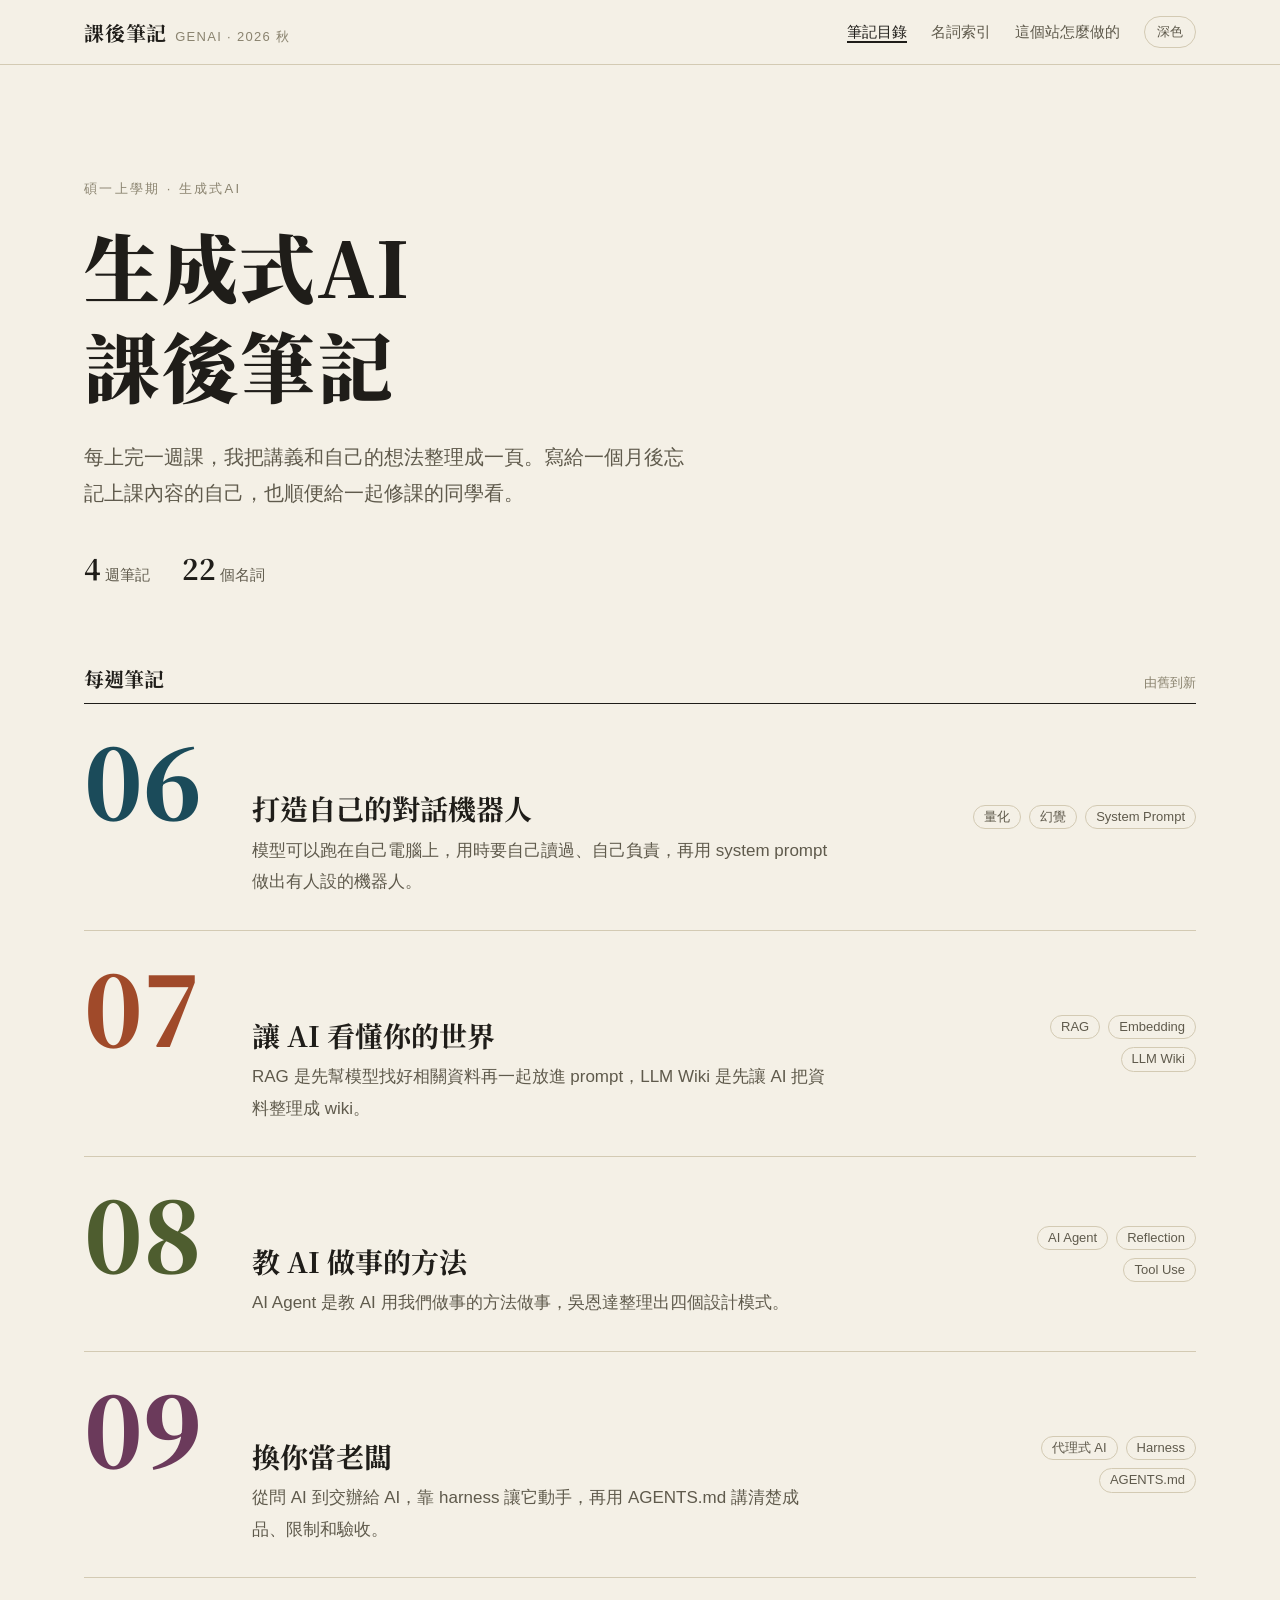
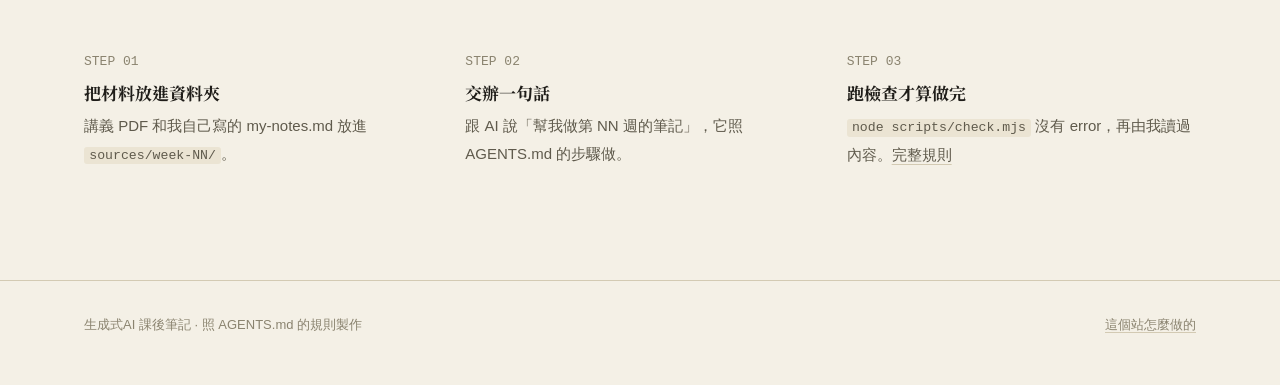
<file: index.html>
<!doctype html>
<html lang="zh-Hant">
<head>
  <meta charset="utf-8">
  <meta name="viewport" content="width=device-width, initial-scale=1">
  <title>生成式AI 課後筆記</title>
  <meta name="description" content="每上完一週生成式AI，把講義和自己的想法整理成一頁筆記。">
  <link rel="icon" href="assets/favicon.svg" type="image/svg+xml">
  <link rel="preconnect" href="https://fonts.googleapis.com">
  <link rel="preconnect" href="https://fonts.gstatic.com" crossorigin>
  <link rel="stylesheet" href="https://fonts.googleapis.com/css2?family=Noto+Serif+TC:wght@700;900&display=swap">
  <link rel="stylesheet" href="assets/css/site.css">
  <script src="assets/js/site.js"></script>
</head>
<body>
<a class="skip-link" href="#main">跳到內容</a>

<header class="site-header">
  <div class="wrap">
    <a class="wordmark" href="index.html">課後筆記<small>GENAI · 2026 秋</small></a>
    <nav class="site-nav" aria-label="主選單">
      <a href="index.html" aria-current="page">筆記目錄</a>
      <a href="glossary.html">名詞索引</a>
      <a href="about.html">這個站怎麼做的</a>
      <button class="theme-toggle" type="button">深色</button>
    </nav>
  </div>
</header>

<main id="main">
  <div class="wrap">
    <header class="home-hero">
      <p class="eyebrow reveal">碩一上學期 · 生成式AI</p>
      <h1 class="reveal reveal-2">生成式AI<br>課後筆記</h1>
      <p class="lede reveal reveal-3">每上完一週課，我把講義和自己的想法整理成一頁。寫給一個月後忘記上課內容的自己，也順便給一起修課的同學看。</p>
      <div class="home-stats reveal reveal-3">
        <span><b data-stat="weeks">4</b>週筆記</span>
        <span><b data-stat="terms">22</b>個名詞</span>
      </div>
    </header>

    <section aria-labelledby="weeks-title">
      <div class="section-label">
        <h2 id="weeks-title">每週筆記</h2>
        <span>由舊到新</span>
      </div>
      <ol class="week-list">
        <li class="week-row" data-accent="teal">
          <a href="notes/week-06.html">
            <span class="week-num">06</span>
            <div>
              <h3>打造自己的對話機器人</h3>
              <p>模型可以跑在自己電腦上，用時要自己讀過、自己負責，再用 system prompt 做出有人設的機器人。</p>
            </div>
            <div class="week-tags"><span class="tag">量化</span><span class="tag">幻覺</span><span class="tag">System Prompt</span></div>
          </a>
        </li>
        <li class="week-row" data-accent="sienna">
          <a href="notes/week-07.html">
            <span class="week-num">07</span>
            <div>
              <h3>讓 AI 看懂你的世界</h3>
              <p>RAG 是先幫模型找好相關資料再一起放進 prompt，LLM Wiki 是先讓 AI 把資料整理成 wiki。</p>
            </div>
            <div class="week-tags"><span class="tag">RAG</span><span class="tag">Embedding</span><span class="tag">LLM Wiki</span></div>
          </a>
        </li>
        <li class="week-row" data-accent="olive">
          <a href="notes/week-08.html">
            <span class="week-num">08</span>
            <div>
              <h3>教 AI 做事的方法</h3>
              <p>AI Agent 是教 AI 用我們做事的方法做事，吳恩達整理出四個設計模式。</p>
            </div>
            <div class="week-tags"><span class="tag">AI Agent</span><span class="tag">Reflection</span><span class="tag">Tool Use</span></div>
          </a>
        </li>
        <li class="week-row" data-accent="plum">
          <a href="notes/week-09.html">
            <span class="week-num">09</span>
            <div>
              <h3>換你當老闆</h3>
              <p>從問 AI 到交辦給 AI，靠 harness 讓它動手，再用 AGENTS.md 講清楚成品、限制和驗收。</p>
            </div>
            <div class="week-tags"><span class="tag">代理式 AI</span><span class="tag">Harness</span><span class="tag">AGENTS.md</span></div>
          </a>
        </li>
      </ol>
    </section>

    <section class="home-how" aria-label="新的一週怎麼加">
      <div>
        <span class="step">STEP 01</span>
        <h3>把材料放進資料夾</h3>
        <p>講義 PDF 和我自己寫的 my-notes.md 放進 <code>sources/week-NN/</code>。</p>
      </div>
      <div>
        <span class="step">STEP 02</span>
        <h3>交辦一句話</h3>
        <p>跟 AI 說「幫我做第 NN 週的筆記」，它照 AGENTS.md 的步驟做。</p>
      </div>
      <div>
        <span class="step">STEP 03</span>
        <h3>跑檢查才算做完</h3>
        <p><code>node scripts/check.mjs</code> 沒有 error，再由我讀過內容。<a href="about.html">完整規則</a></p>
      </div>
    </section>
  </div>
</main>

<footer class="site-footer">
  <div class="wrap">
    <span>生成式AI 課後筆記 · 照 AGENTS.md 的規則製作</span>
    <a href="about.html">這個站怎麼做的</a>
  </div>
</footer>
</body>
</html>
</file>
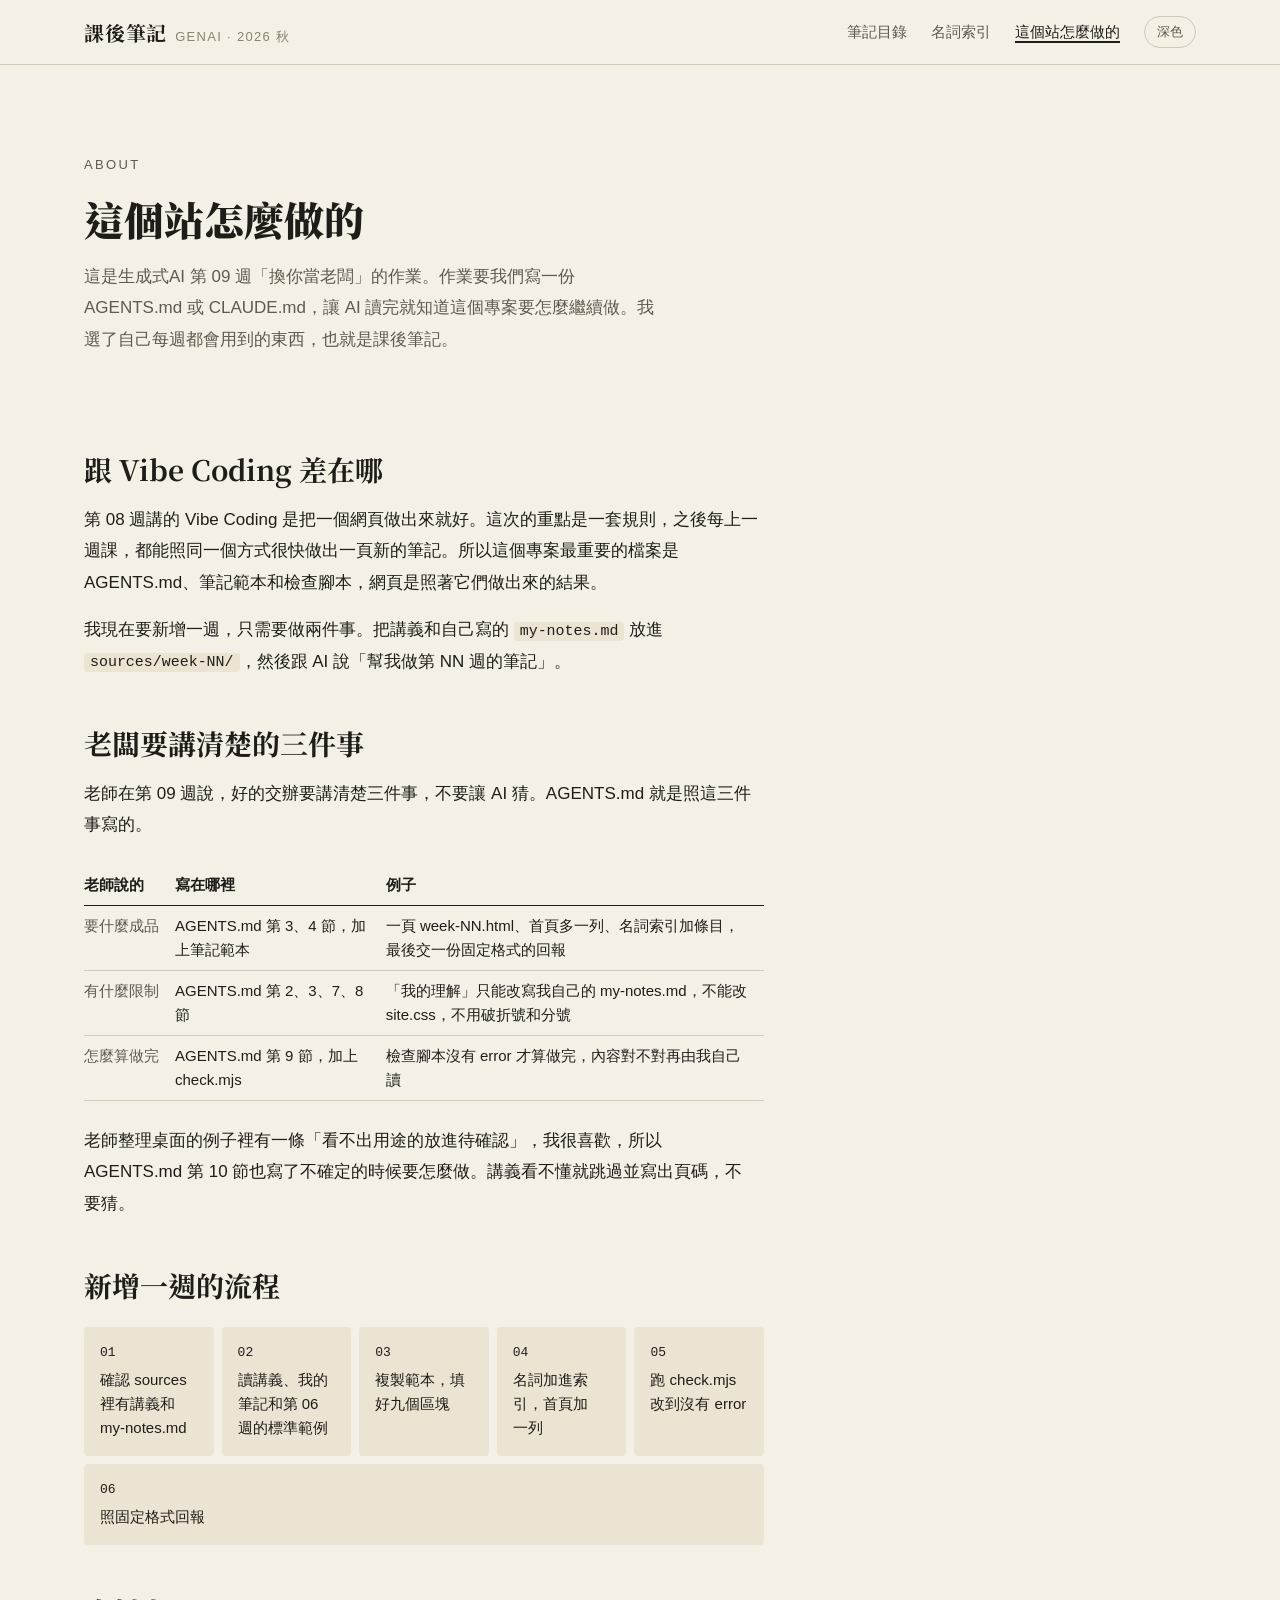
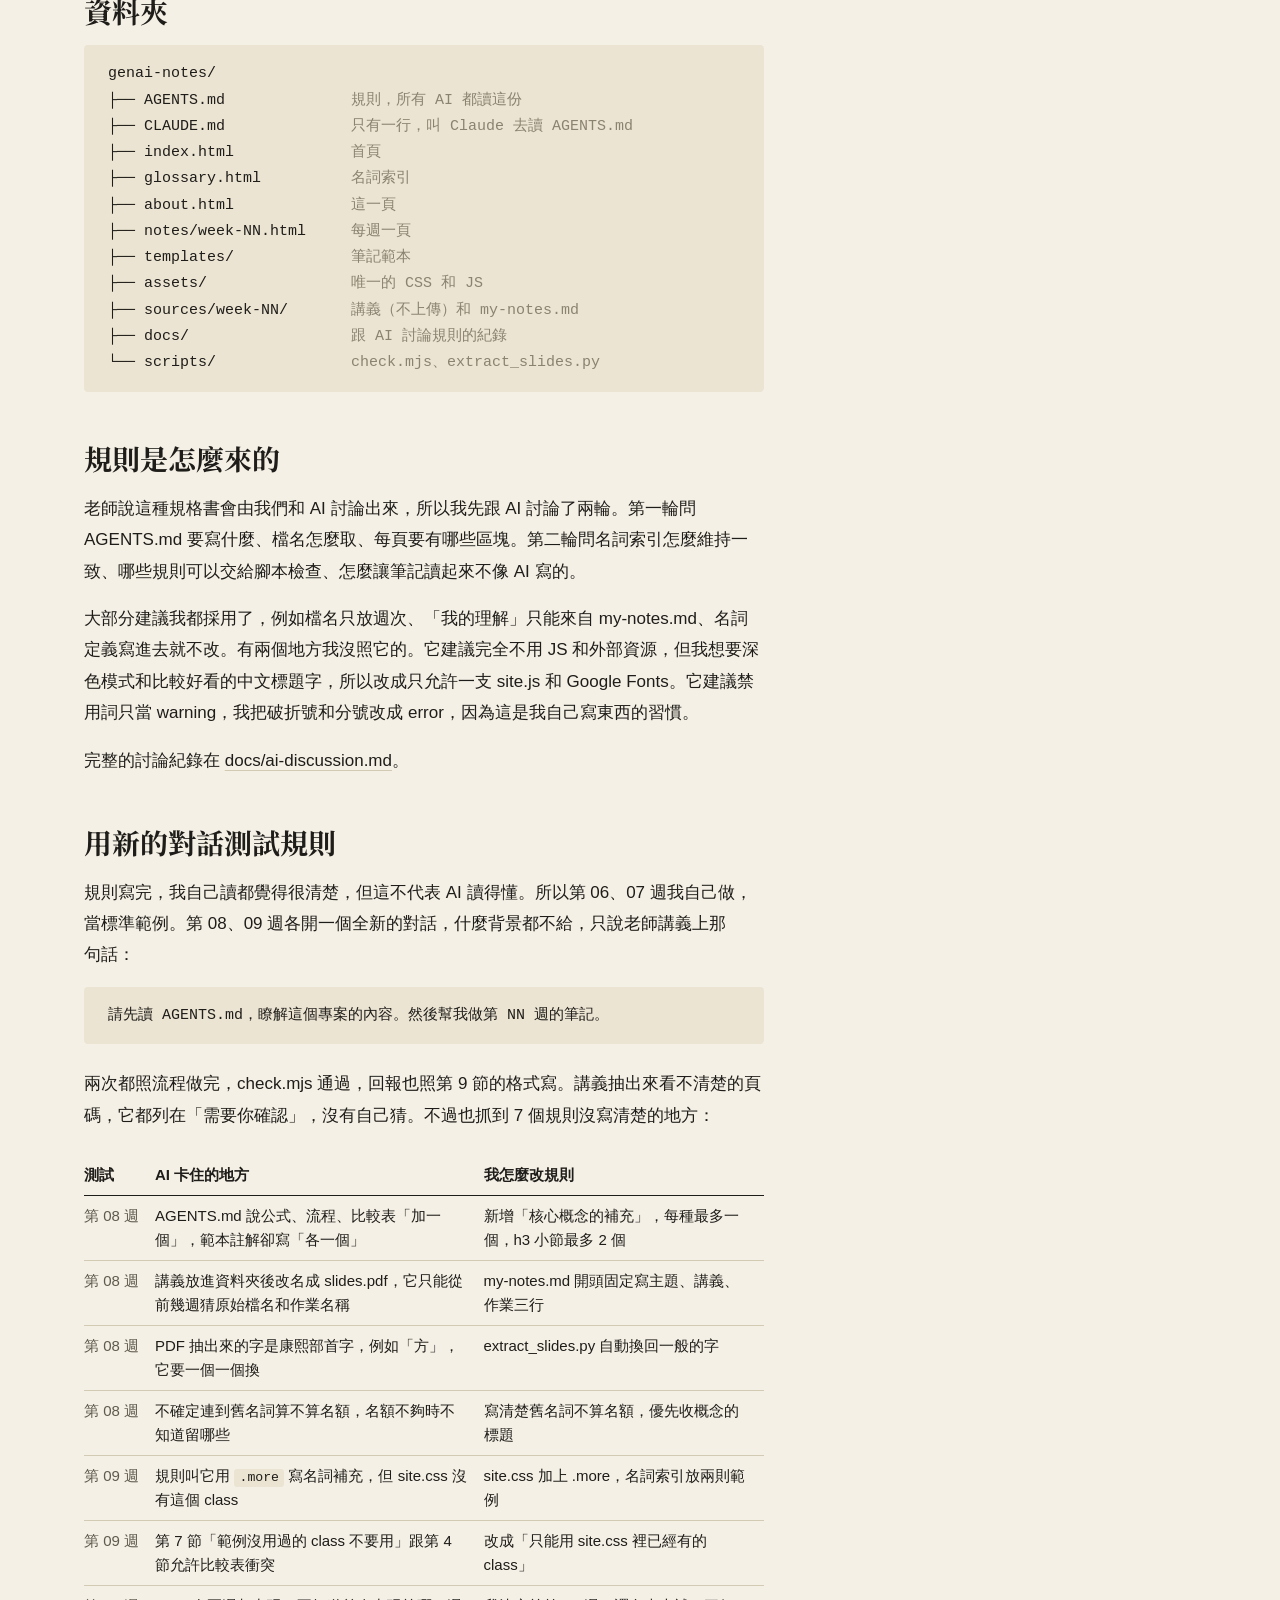
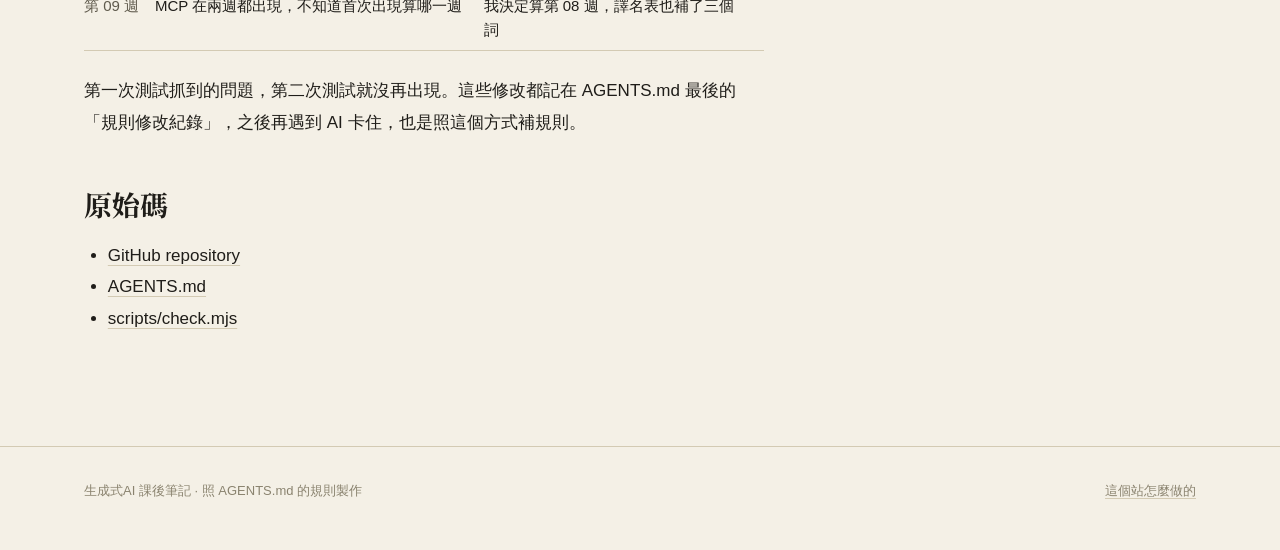
<file: about.html>
<!doctype html>
<html lang="zh-Hant">
<head>
  <meta charset="utf-8">
  <meta name="viewport" content="width=device-width, initial-scale=1">
  <title>這個站怎麼做的｜生成式AI 課後筆記</title>
  <meta name="description" content="這個筆記站是照 AGENTS.md 的規則做出來的，這頁說明規則的內容和它是怎麼來的。">
  <link rel="icon" href="assets/favicon.svg" type="image/svg+xml">
  <link rel="preconnect" href="https://fonts.googleapis.com">
  <link rel="preconnect" href="https://fonts.gstatic.com" crossorigin>
  <link rel="stylesheet" href="https://fonts.googleapis.com/css2?family=Noto+Serif+TC:wght@700;900&display=swap">
  <link rel="stylesheet" href="assets/css/site.css">
  <script src="assets/js/site.js"></script>
</head>
<body>
<a class="skip-link" href="#main">跳到內容</a>

<header class="site-header">
  <div class="wrap">
    <a class="wordmark" href="index.html">課後筆記<small>GENAI · 2026 秋</small></a>
    <nav class="site-nav" aria-label="主選單">
      <a href="index.html">筆記目錄</a>
      <a href="glossary.html">名詞索引</a>
      <a href="about.html" aria-current="page">這個站怎麼做的</a>
      <button class="theme-toggle" type="button">深色</button>
    </nav>
  </div>
</header>

<main id="main">
  <div class="wrap">
    <header class="page-head">
      <p class="eyebrow">ABOUT</p>
      <h1>這個站怎麼做的</h1>
      <p>這是生成式AI 第 09 週「換你當老闆」的作業。作業要我們寫一份 AGENTS.md 或 CLAUDE.md，讓 AI 讀完就知道這個專案要怎麼繼續做。我選了自己每週都會用到的東西，也就是課後筆記。</p>
    </header>

    <div class="prose">
      <h2>跟 Vibe Coding 差在哪</h2>
      <p>第 08 週講的 Vibe Coding 是把一個網頁做出來就好。這次的重點是一套規則，之後每上一週課，都能照同一個方式很快做出一頁新的筆記。所以這個專案最重要的檔案是 AGENTS.md、筆記範本和檢查腳本，網頁是照著它們做出來的結果。</p>
      <p>我現在要新增一週，只需要做兩件事。把講義和自己寫的 <code>my-notes.md</code> 放進 <code>sources/week-NN/</code>，然後跟 AI 說「幫我做第 NN 週的筆記」。</p>

      <h2>老闆要講清楚的三件事</h2>
      <p>老師在第 09 週說，好的交辦要講清楚三件事，不要讓 AI 猜。AGENTS.md 就是照這三件事寫的。</p>
      <div class="table-wrap">
        <table>
          <thead>
            <tr><th scope="col">老師說的</th><th scope="col">寫在哪裡</th><th scope="col">例子</th></tr>
          </thead>
          <tbody>
            <tr><th scope="row">要什麼成品</th><td>AGENTS.md 第 3、4 節，加上筆記範本</td><td>一頁 week-NN.html、首頁多一列、名詞索引加條目，最後交一份固定格式的回報</td></tr>
            <tr><th scope="row">有什麼限制</th><td>AGENTS.md 第 2、3、7、8 節</td><td>「我的理解」只能改寫我自己的 my-notes.md，不能改 site.css，不用破折號和分號</td></tr>
            <tr><th scope="row">怎麼算做完</th><td>AGENTS.md 第 9 節，加上 check.mjs</td><td>檢查腳本沒有 error 才算做完，內容對不對再由我自己讀</td></tr>
          </tbody>
        </table>
      </div>
      <p>老師整理桌面的例子裡有一條「看不出用途的放進待確認」，我很喜歡，所以 AGENTS.md 第 10 節也寫了不確定的時候要怎麼做。講義看不懂就跳過並寫出頁碼，不要猜。</p>

      <h2>新增一週的流程</h2>
      <ol class="flow" aria-label="新增一週筆記的流程">
        <li>確認 sources 裡有講義和 my-notes.md</li>
        <li>讀講義、我的筆記和第 06 週的標準範例</li>
        <li>複製範本，填好九個區塊</li>
        <li>名詞加進索引，首頁加一列</li>
        <li>跑 check.mjs 改到沒有 error</li>
        <li>照固定格式回報</li>
      </ol>

      <h2>資料夾</h2>
<pre class="tree">genai-notes/
├── AGENTS.md              <span class="c">規則，所有 AI 都讀這份</span>
├── CLAUDE.md              <span class="c">只有一行，叫 Claude 去讀 AGENTS.md</span>
├── index.html             <span class="c">首頁</span>
├── glossary.html          <span class="c">名詞索引</span>
├── about.html             <span class="c">這一頁</span>
├── notes/week-NN.html     <span class="c">每週一頁</span>
├── templates/             <span class="c">筆記範本</span>
├── assets/                <span class="c">唯一的 CSS 和 JS</span>
├── sources/week-NN/       <span class="c">講義（不上傳）和 my-notes.md</span>
├── docs/                  <span class="c">跟 AI 討論規則的紀錄</span>
└── scripts/               <span class="c">check.mjs、extract_slides.py</span></pre>

      <h2>規則是怎麼來的</h2>
      <p>老師說這種規格書會由我們和 AI 討論出來，所以我先跟 AI 討論了兩輪。第一輪問 AGENTS.md 要寫什麼、檔名怎麼取、每頁要有哪些區塊。第二輪問名詞索引怎麼維持一致、哪些規則可以交給腳本檢查、怎麼讓筆記讀起來不像 AI 寫的。</p>
      <p>大部分建議我都採用了，例如檔名只放週次、「我的理解」只能來自 my-notes.md、名詞定義寫進去就不改。有兩個地方我沒照它的。它建議完全不用 JS 和外部資源，但我想要深色模式和比較好看的中文標題字，所以改成只允許一支 site.js 和 Google Fonts。它建議禁用詞只當 warning，我把破折號和分號改成 error，因為這是我自己寫東西的習慣。</p>
      <p>完整的討論紀錄在 <a href="https://github.com/xmstsemq123/genai-notes/blob/main/docs/ai-discussion.md">docs/ai-discussion.md</a>。</p>

      <h2 id="test">用新的對話測試規則</h2>
      <p>規則寫完，我自己讀都覺得很清楚，但這不代表 AI 讀得懂。所以第 06、07 週我自己做，當標準範例。第 08、09 週各開一個全新的對話，什麼背景都不給，只說老師講義上那句話：</p>
<pre><code>請先讀 AGENTS.md，瞭解這個專案的內容。然後幫我做第 NN 週的筆記。</code></pre>
      <p>兩次都照流程做完，check.mjs 通過，回報也照第 9 節的格式寫。講義抽出來看不清楚的頁碼，它都列在「需要你確認」，沒有自己猜。不過也抓到 7 個規則沒寫清楚的地方：</p>
      <div class="table-wrap">
        <table>
          <thead>
            <tr><th scope="col">測試</th><th scope="col">AI 卡住的地方</th><th scope="col">我怎麼改規則</th></tr>
          </thead>
          <tbody>
            <tr><th scope="row">第 08 週</th><td>AGENTS.md 說公式、流程、比較表「加一個」，範本註解卻寫「各一個」</td><td>新增「核心概念的補充」，每種最多一個，h3 小節最多 2 個</td></tr>
            <tr><th scope="row">第 08 週</th><td>講義放進資料夾後改名成 slides.pdf，它只能從前幾週猜原始檔名和作業名稱</td><td>my-notes.md 開頭固定寫主題、講義、作業三行</td></tr>
            <tr><th scope="row">第 08 週</th><td>PDF 抽出來的字是康熙部首字，例如「⽅」，它要一個一個換</td><td>extract_slides.py 自動換回一般的字</td></tr>
            <tr><th scope="row">第 08 週</th><td>不確定連到舊名詞算不算名額，名額不夠時不知道留哪些</td><td>寫清楚舊名詞不算名額，優先收概念的標題</td></tr>
            <tr><th scope="row">第 09 週</th><td>規則叫它用 <code>.more</code> 寫名詞補充，但 site.css 沒有這個 class</td><td>site.css 加上 .more，名詞索引放兩則範例</td></tr>
            <tr><th scope="row">第 09 週</th><td>第 7 節「範例沒用過的 class 不要用」跟第 4 節允許比較表衝突</td><td>改成「只能用 site.css 裡已經有的 class」</td></tr>
            <tr><th scope="row">第 09 週</th><td>MCP 在兩週都出現，不知道首次出現算哪一週</td><td>我決定算第 08 週，譯名表也補了三個詞</td></tr>
          </tbody>
        </table>
      </div>
      <p>第一次測試抓到的問題，第二次測試就沒再出現。這些修改都記在 AGENTS.md 最後的「規則修改紀錄」，之後再遇到 AI 卡住，也是照這個方式補規則。</p>

      <h2>原始碼</h2>
      <ul>
        <li><a href="https://github.com/xmstsemq123/genai-notes">GitHub repository</a></li>
        <li><a href="https://github.com/xmstsemq123/genai-notes/blob/main/AGENTS.md">AGENTS.md</a></li>
        <li><a href="https://github.com/xmstsemq123/genai-notes/blob/main/scripts/check.mjs">scripts/check.mjs</a></li>
      </ul>
    </div>
  </div>
</main>

<footer class="site-footer">
  <div class="wrap">
    <span>生成式AI 課後筆記 · 照 AGENTS.md 的規則製作</span>
    <a href="about.html">這個站怎麼做的</a>
  </div>
</footer>
</body>
</html>
</file>
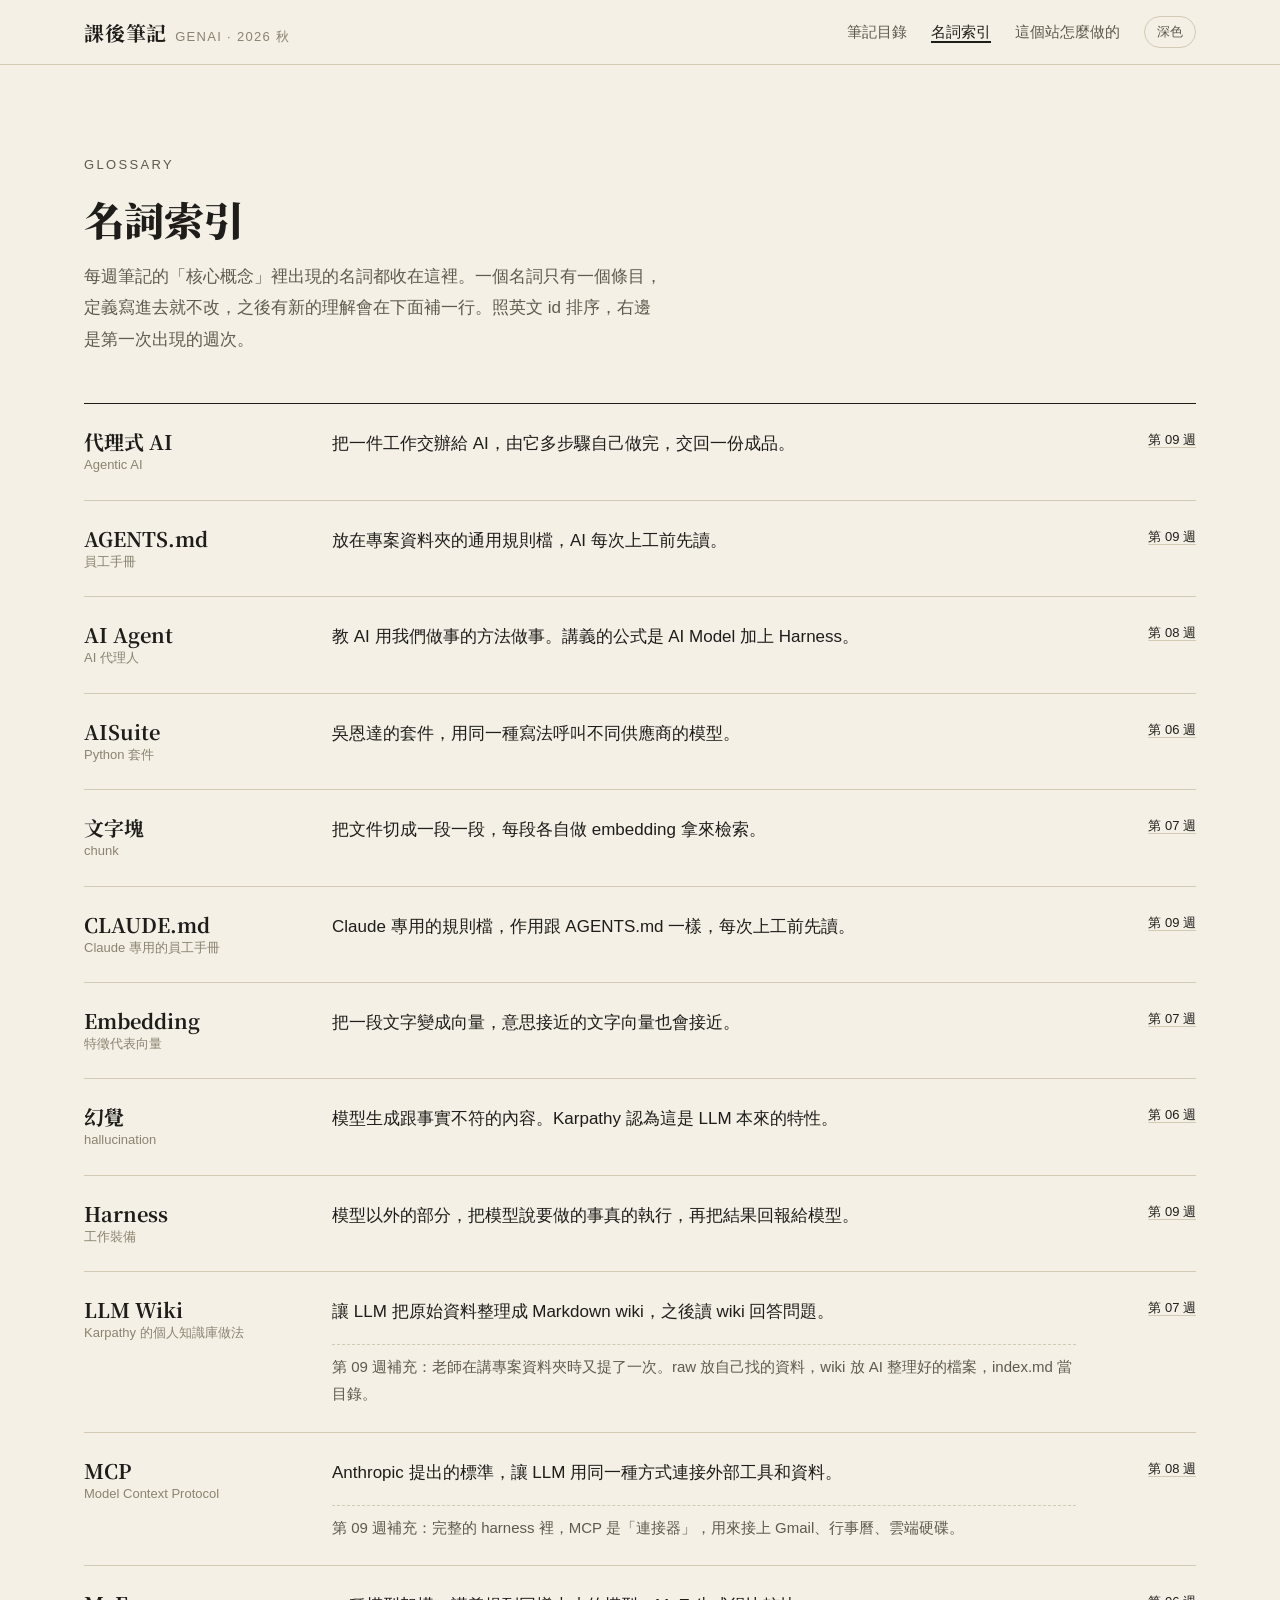
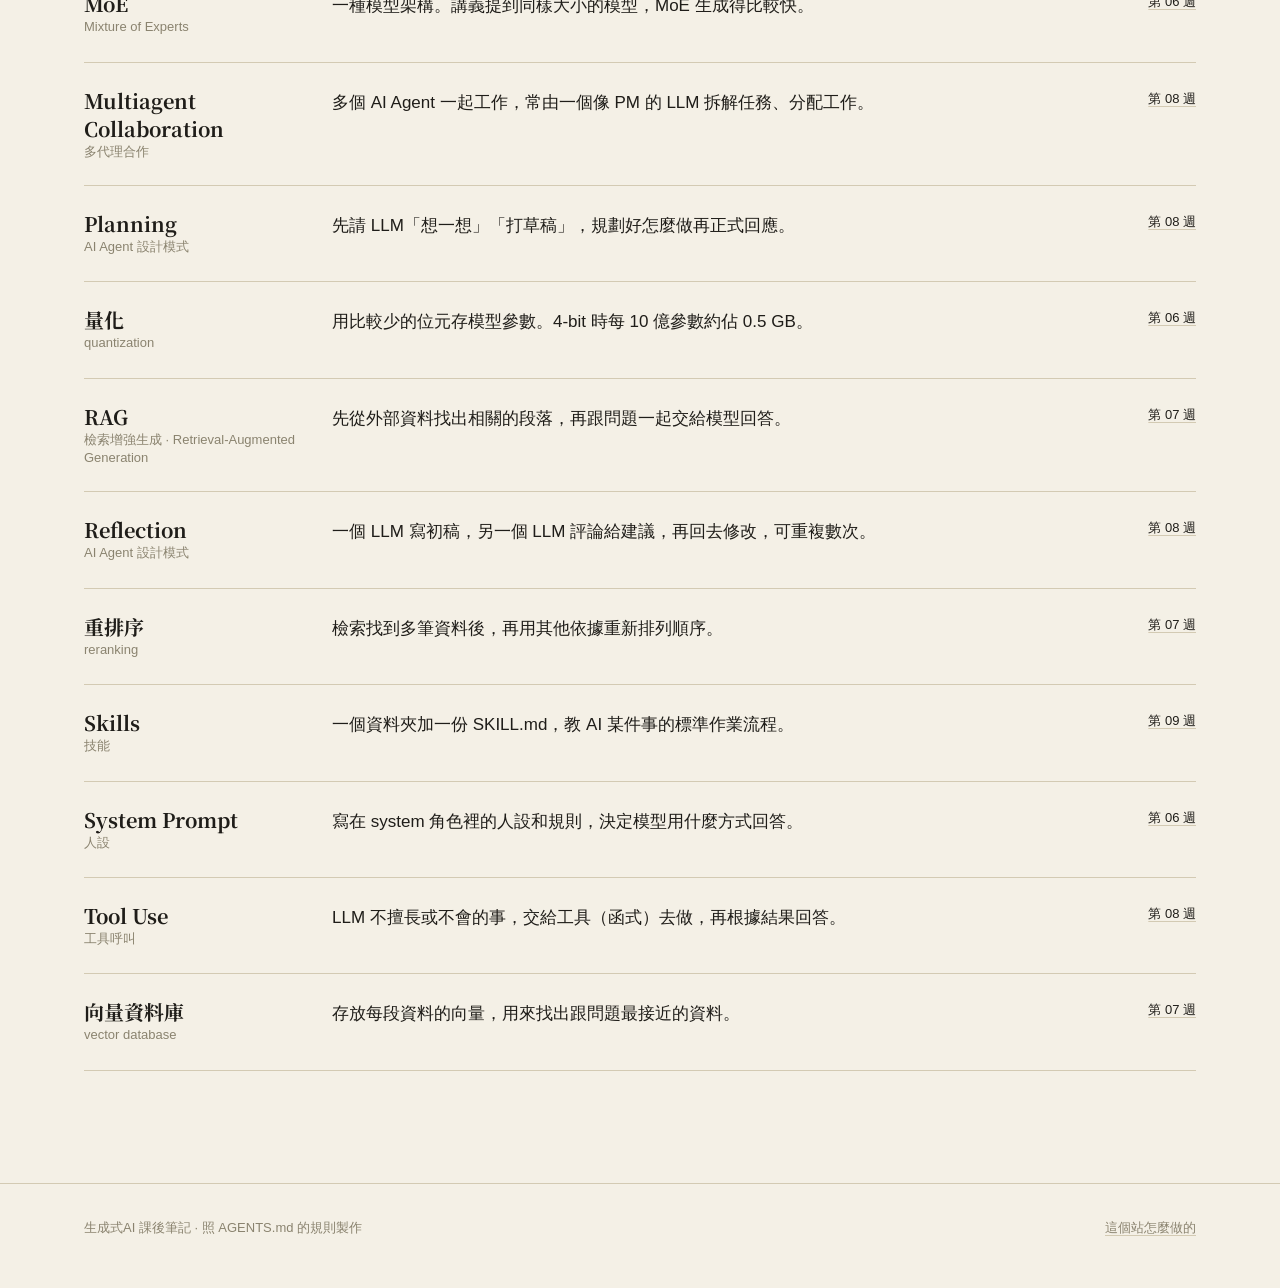
<file: glossary.html>
<!doctype html>
<html lang="zh-Hant">
<head>
  <meta charset="utf-8">
  <meta name="viewport" content="width=device-width, initial-scale=1">
  <title>名詞索引｜生成式AI 課後筆記</title>
  <meta name="description" content="每週筆記出現的名詞集中在這裡，一個名詞一個條目，附第一次出現的週次。">
  <link rel="icon" href="assets/favicon.svg" type="image/svg+xml">
  <link rel="preconnect" href="https://fonts.googleapis.com">
  <link rel="preconnect" href="https://fonts.gstatic.com" crossorigin>
  <link rel="stylesheet" href="https://fonts.googleapis.com/css2?family=Noto+Serif+TC:wght@700;900&display=swap">
  <link rel="stylesheet" href="assets/css/site.css">
  <script src="assets/js/site.js"></script>
</head>
<body>
<a class="skip-link" href="#main">跳到內容</a>

<header class="site-header">
  <div class="wrap">
    <a class="wordmark" href="index.html">課後筆記<small>GENAI · 2026 秋</small></a>
    <nav class="site-nav" aria-label="主選單">
      <a href="index.html">筆記目錄</a>
      <a href="glossary.html" aria-current="page">名詞索引</a>
      <a href="about.html">這個站怎麼做的</a>
      <button class="theme-toggle" type="button">深色</button>
    </nav>
  </div>
</header>

<main id="main">
  <div class="wrap">
    <header class="page-head">
      <p class="eyebrow">GLOSSARY</p>
      <h1>名詞索引</h1>
      <p>每週筆記的「核心概念」裡出現的名詞都收在這裡。一個名詞只有一個條目，定義寫進去就不改，之後有新的理解會在下面補一行。照英文 id 排序，右邊是第一次出現的週次。</p>
    </header>

    <dl class="glossary">
      <div class="glossary-item" id="term-agentic-ai">
        <dt>代理式 AI<small>Agentic AI</small></dt>
        <dd>
          <p>把一件工作交辦給 AI，由它多步驟自己做完，交回一份成品。</p>
        </dd>
        <dd class="from"><a href="notes/week-09.html#concepts">第 09 週</a></dd>
      </div>
      <div class="glossary-item" id="term-agents-md">
        <dt>AGENTS.md<small>員工手冊</small></dt>
        <dd>
          <p>放在專案資料夾的通用規則檔，AI 每次上工前先讀。</p>
        </dd>
        <dd class="from"><a href="notes/week-09.html#concepts">第 09 週</a></dd>
      </div>
      <div class="glossary-item" id="term-ai-agent">
        <dt>AI Agent<small>AI 代理人</small></dt>
        <dd>
          <p>教 AI 用我們做事的方法做事。講義的公式是 AI Model 加上 Harness。</p>
        </dd>
        <dd class="from"><a href="notes/week-08.html#concepts">第 08 週</a></dd>
      </div>
      <div class="glossary-item" id="term-aisuite">
        <dt>AISuite<small>Python 套件</small></dt>
        <dd>
          <p>吳恩達的套件，用同一種寫法呼叫不同供應商的模型。</p>
        </dd>
        <dd class="from"><a href="notes/week-06.html#concepts">第 06 週</a></dd>
      </div>
      <div class="glossary-item" id="term-chunk">
        <dt>文字塊<small>chunk</small></dt>
        <dd>
          <p>把文件切成一段一段，每段各自做 embedding 拿來檢索。</p>
        </dd>
        <dd class="from"><a href="notes/week-07.html#concepts">第 07 週</a></dd>
      </div>
      <div class="glossary-item" id="term-claude-md">
        <dt>CLAUDE.md<small>Claude 專用的員工手冊</small></dt>
        <dd>
          <p>Claude 專用的規則檔，作用跟 AGENTS.md 一樣，每次上工前先讀。</p>
        </dd>
        <dd class="from"><a href="notes/week-09.html#concepts">第 09 週</a></dd>
      </div>
      <div class="glossary-item" id="term-embedding">
        <dt>Embedding<small>特徵代表向量</small></dt>
        <dd>
          <p>把一段文字變成向量，意思接近的文字向量也會接近。</p>
        </dd>
        <dd class="from"><a href="notes/week-07.html#concepts">第 07 週</a></dd>
      </div>
      <div class="glossary-item" id="term-hallucination">
        <dt>幻覺<small>hallucination</small></dt>
        <dd>
          <p>模型生成跟事實不符的內容。Karpathy 認為這是 LLM 本來的特性。</p>
        </dd>
        <dd class="from"><a href="notes/week-06.html#concepts">第 06 週</a></dd>
      </div>
      <div class="glossary-item" id="term-harness">
        <dt>Harness<small>工作裝備</small></dt>
        <dd>
          <p>模型以外的部分，把模型說要做的事真的執行，再把結果回報給模型。</p>
        </dd>
        <dd class="from"><a href="notes/week-09.html#concepts">第 09 週</a></dd>
      </div>
      <div class="glossary-item" id="term-llm-wiki">
        <dt>LLM Wiki<small>Karpathy 的個人知識庫做法</small></dt>
        <dd>
          <p>讓 LLM 把原始資料整理成 Markdown wiki，之後讀 wiki 回答問題。</p>
          <p class="more">第 09 週補充：老師在講專案資料夾時又提了一次。raw 放自己找的資料，wiki 放 AI 整理好的檔案，index.md 當目錄。</p>
        </dd>
        <dd class="from"><a href="notes/week-07.html#concepts">第 07 週</a></dd>
      </div>
      <div class="glossary-item" id="term-mcp">
        <dt>MCP<small>Model Context Protocol</small></dt>
        <dd>
          <p>Anthropic 提出的標準，讓 LLM 用同一種方式連接外部工具和資料。</p>
          <p class="more">第 09 週補充：完整的 harness 裡，MCP 是「連接器」，用來接上 Gmail、行事曆、雲端硬碟。</p>
        </dd>
        <dd class="from"><a href="notes/week-08.html#concepts">第 08 週</a></dd>
      </div>
      <div class="glossary-item" id="term-moe">
        <dt>MoE<small>Mixture of Experts</small></dt>
        <dd>
          <p>一種模型架構。講義提到同樣大小的模型，MoE 生成得比較快。</p>
        </dd>
        <dd class="from"><a href="notes/week-06.html#concepts">第 06 週</a></dd>
      </div>
      <div class="glossary-item" id="term-multiagent-collaboration">
        <dt>Multiagent Collaboration<small>多代理合作</small></dt>
        <dd>
          <p>多個 AI Agent 一起工作，常由一個像 PM 的 LLM 拆解任務、分配工作。</p>
        </dd>
        <dd class="from"><a href="notes/week-08.html#concepts">第 08 週</a></dd>
      </div>
      <div class="glossary-item" id="term-planning">
        <dt>Planning<small>AI Agent 設計模式</small></dt>
        <dd>
          <p>先請 LLM「想一想」「打草稿」，規劃好怎麼做再正式回應。</p>
        </dd>
        <dd class="from"><a href="notes/week-08.html#concepts">第 08 週</a></dd>
      </div>
      <div class="glossary-item" id="term-quantization">
        <dt>量化<small>quantization</small></dt>
        <dd>
          <p>用比較少的位元存模型參數。4-bit 時每 10 億參數約佔 0.5 GB。</p>
        </dd>
        <dd class="from"><a href="notes/week-06.html#concepts">第 06 週</a></dd>
      </div>
      <div class="glossary-item" id="term-rag">
        <dt>RAG<small>檢索增強生成 · Retrieval-Augmented Generation</small></dt>
        <dd>
          <p>先從外部資料找出相關的段落，再跟問題一起交給模型回答。</p>
        </dd>
        <dd class="from"><a href="notes/week-07.html#concepts">第 07 週</a></dd>
      </div>
      <div class="glossary-item" id="term-reflection">
        <dt>Reflection<small>AI Agent 設計模式</small></dt>
        <dd>
          <p>一個 LLM 寫初稿，另一個 LLM 評論給建議，再回去修改，可重複數次。</p>
        </dd>
        <dd class="from"><a href="notes/week-08.html#concepts">第 08 週</a></dd>
      </div>
      <div class="glossary-item" id="term-reranking">
        <dt>重排序<small>reranking</small></dt>
        <dd>
          <p>檢索找到多筆資料後，再用其他依據重新排列順序。</p>
        </dd>
        <dd class="from"><a href="notes/week-07.html#concepts">第 07 週</a></dd>
      </div>
      <div class="glossary-item" id="term-skills">
        <dt>Skills<small>技能</small></dt>
        <dd>
          <p>一個資料夾加一份 SKILL.md，教 AI 某件事的標準作業流程。</p>
        </dd>
        <dd class="from"><a href="notes/week-09.html#concepts">第 09 週</a></dd>
      </div>
      <div class="glossary-item" id="term-system-prompt">
        <dt>System Prompt<small>人設</small></dt>
        <dd>
          <p>寫在 system 角色裡的人設和規則，決定模型用什麼方式回答。</p>
        </dd>
        <dd class="from"><a href="notes/week-06.html#concepts">第 06 週</a></dd>
      </div>
      <div class="glossary-item" id="term-tool-use">
        <dt>Tool Use<small>工具呼叫</small></dt>
        <dd>
          <p>LLM 不擅長或不會的事，交給工具（函式）去做，再根據結果回答。</p>
        </dd>
        <dd class="from"><a href="notes/week-08.html#concepts">第 08 週</a></dd>
      </div>
      <div class="glossary-item" id="term-vector-database">
        <dt>向量資料庫<small>vector database</small></dt>
        <dd>
          <p>存放每段資料的向量，用來找出跟問題最接近的資料。</p>
        </dd>
        <dd class="from"><a href="notes/week-07.html#concepts">第 07 週</a></dd>
      </div>
    </dl>
  </div>
</main>

<footer class="site-footer">
  <div class="wrap">
    <span>生成式AI 課後筆記 · 照 AGENTS.md 的規則製作</span>
    <a href="about.html">這個站怎麼做的</a>
  </div>
</footer>
</body>
</html>
</file>
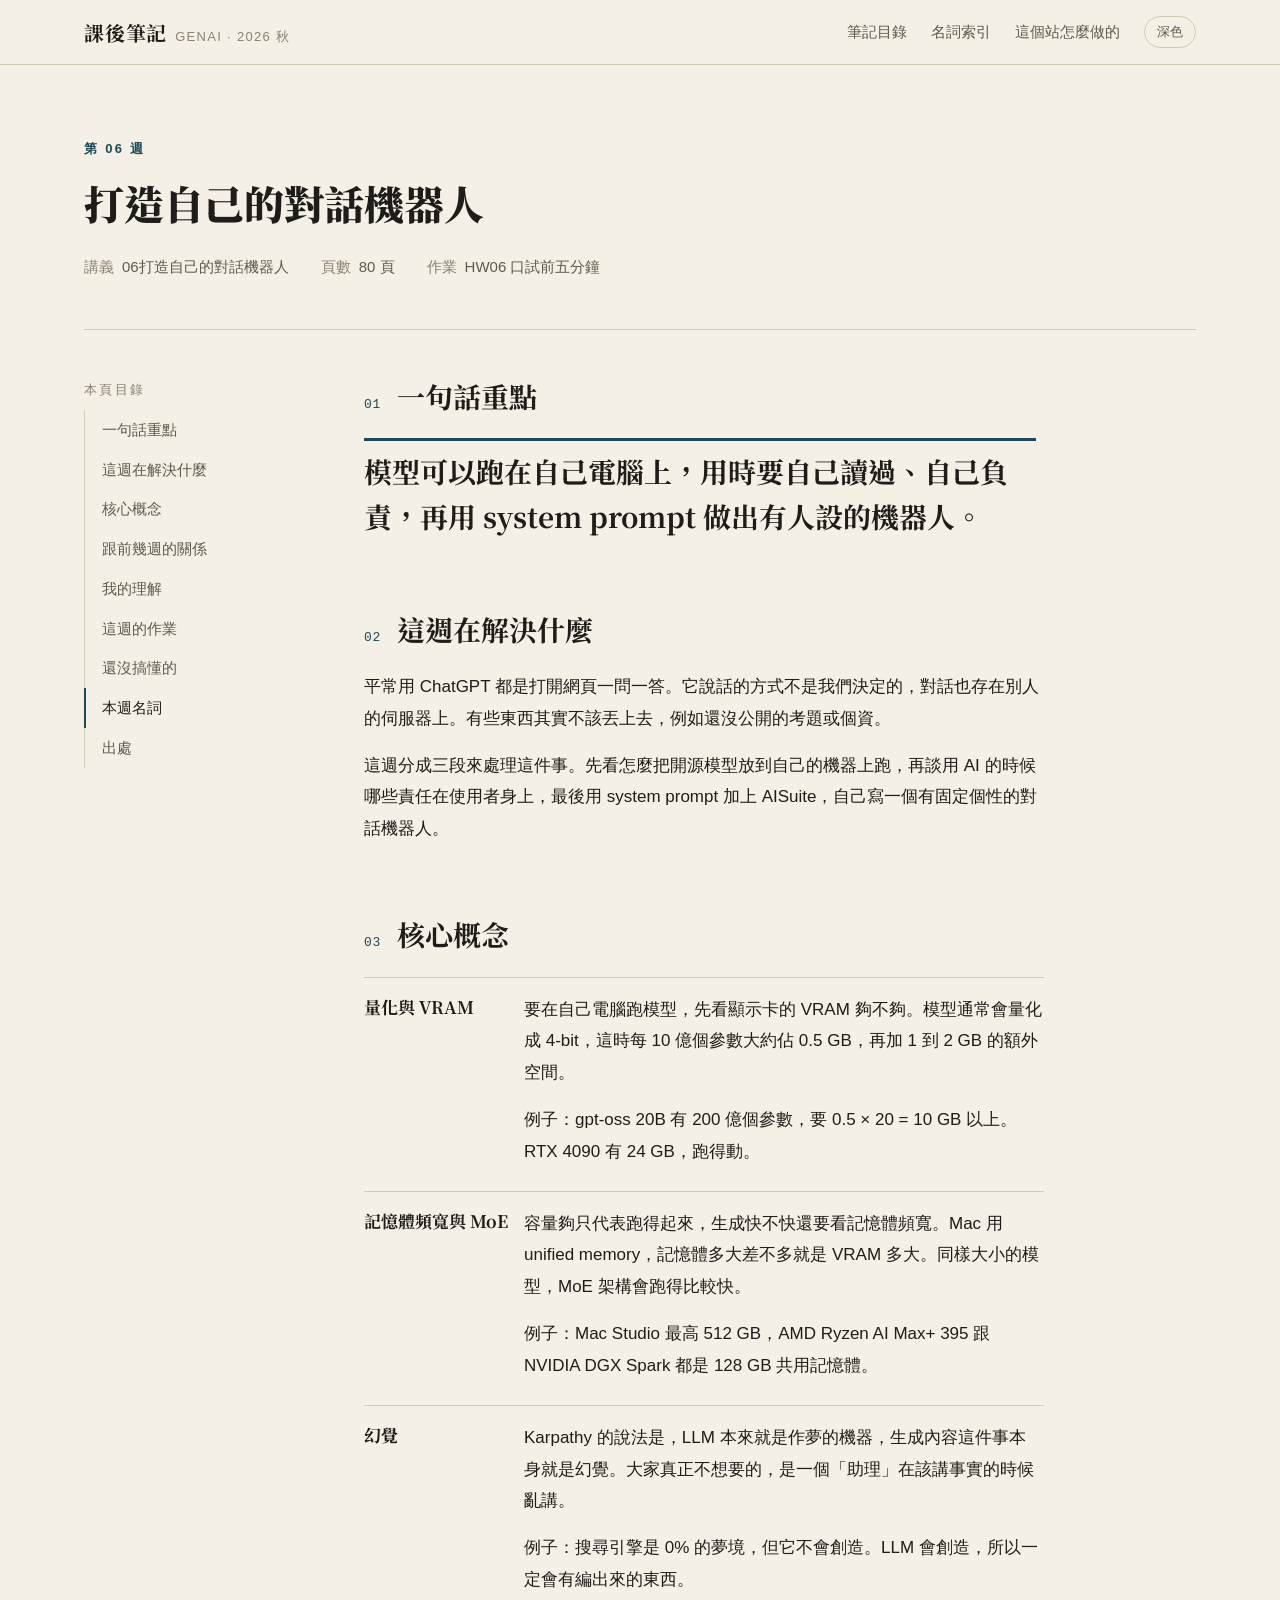
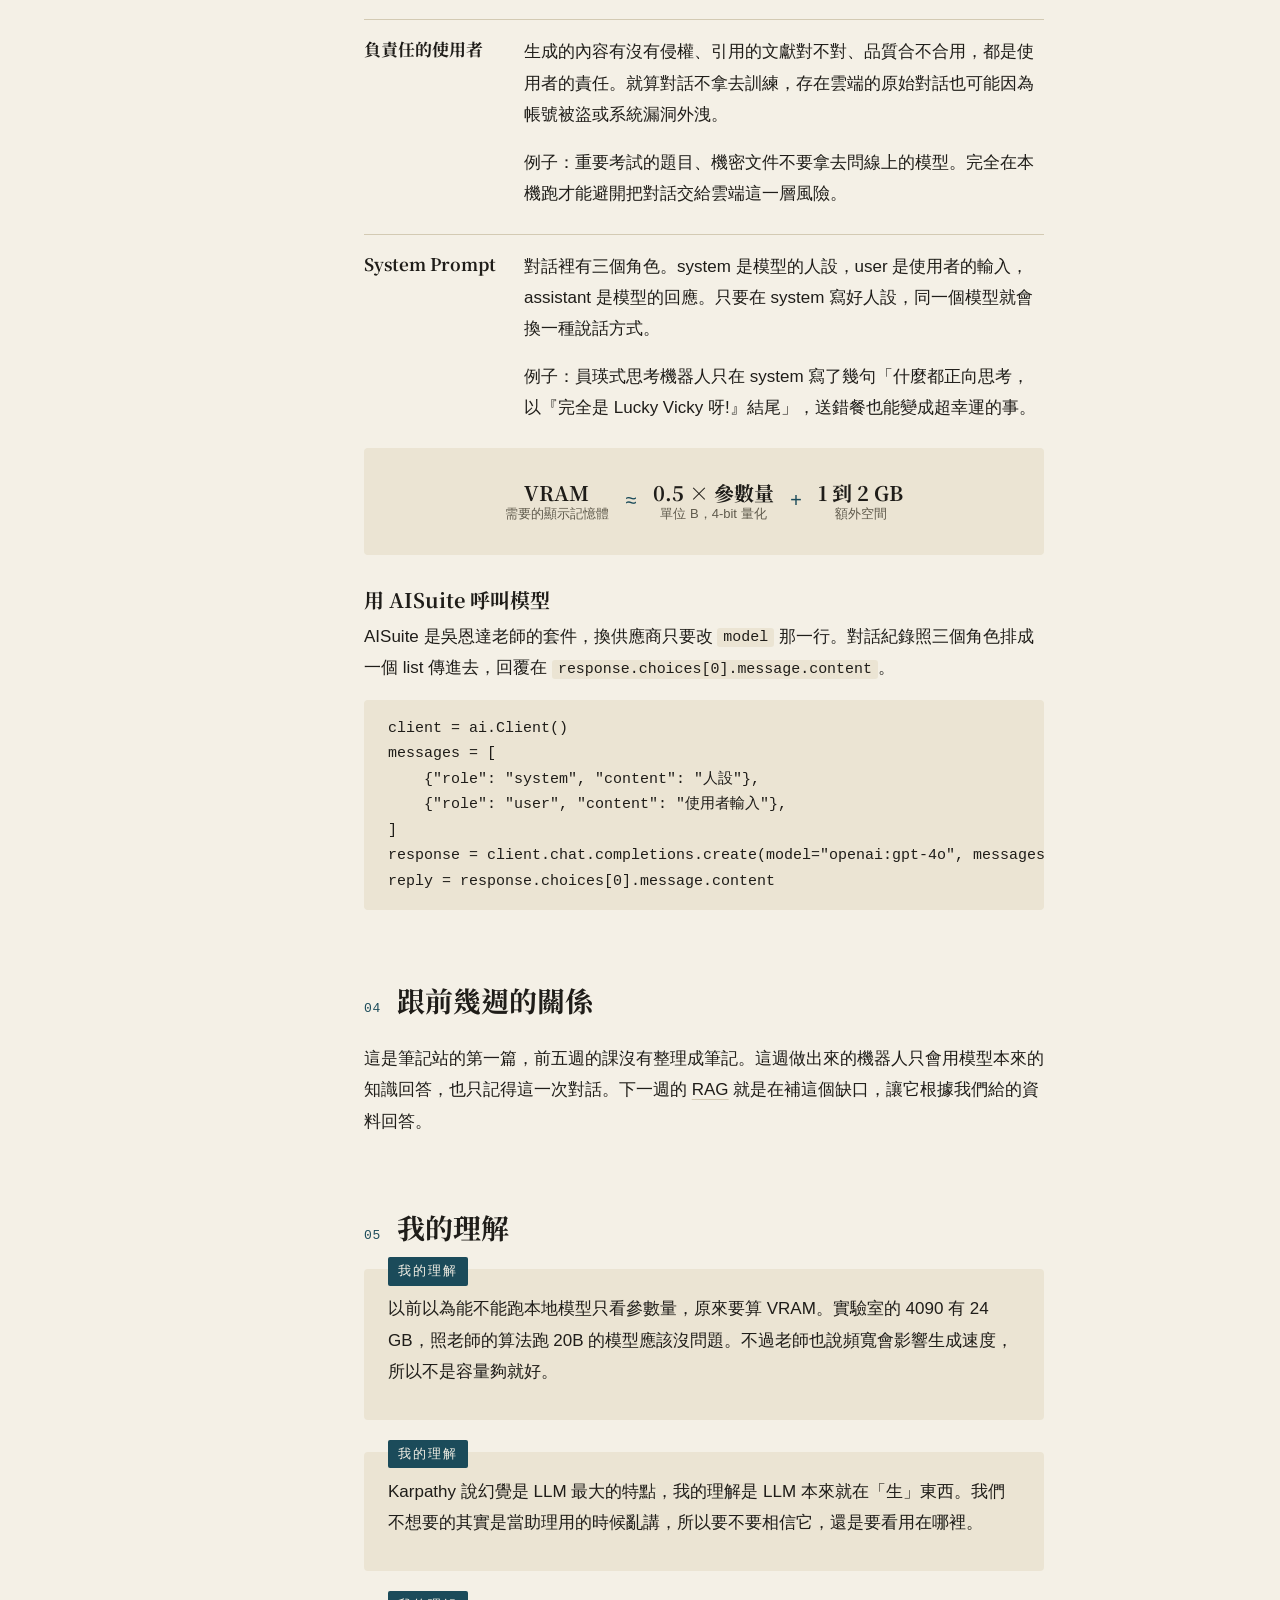
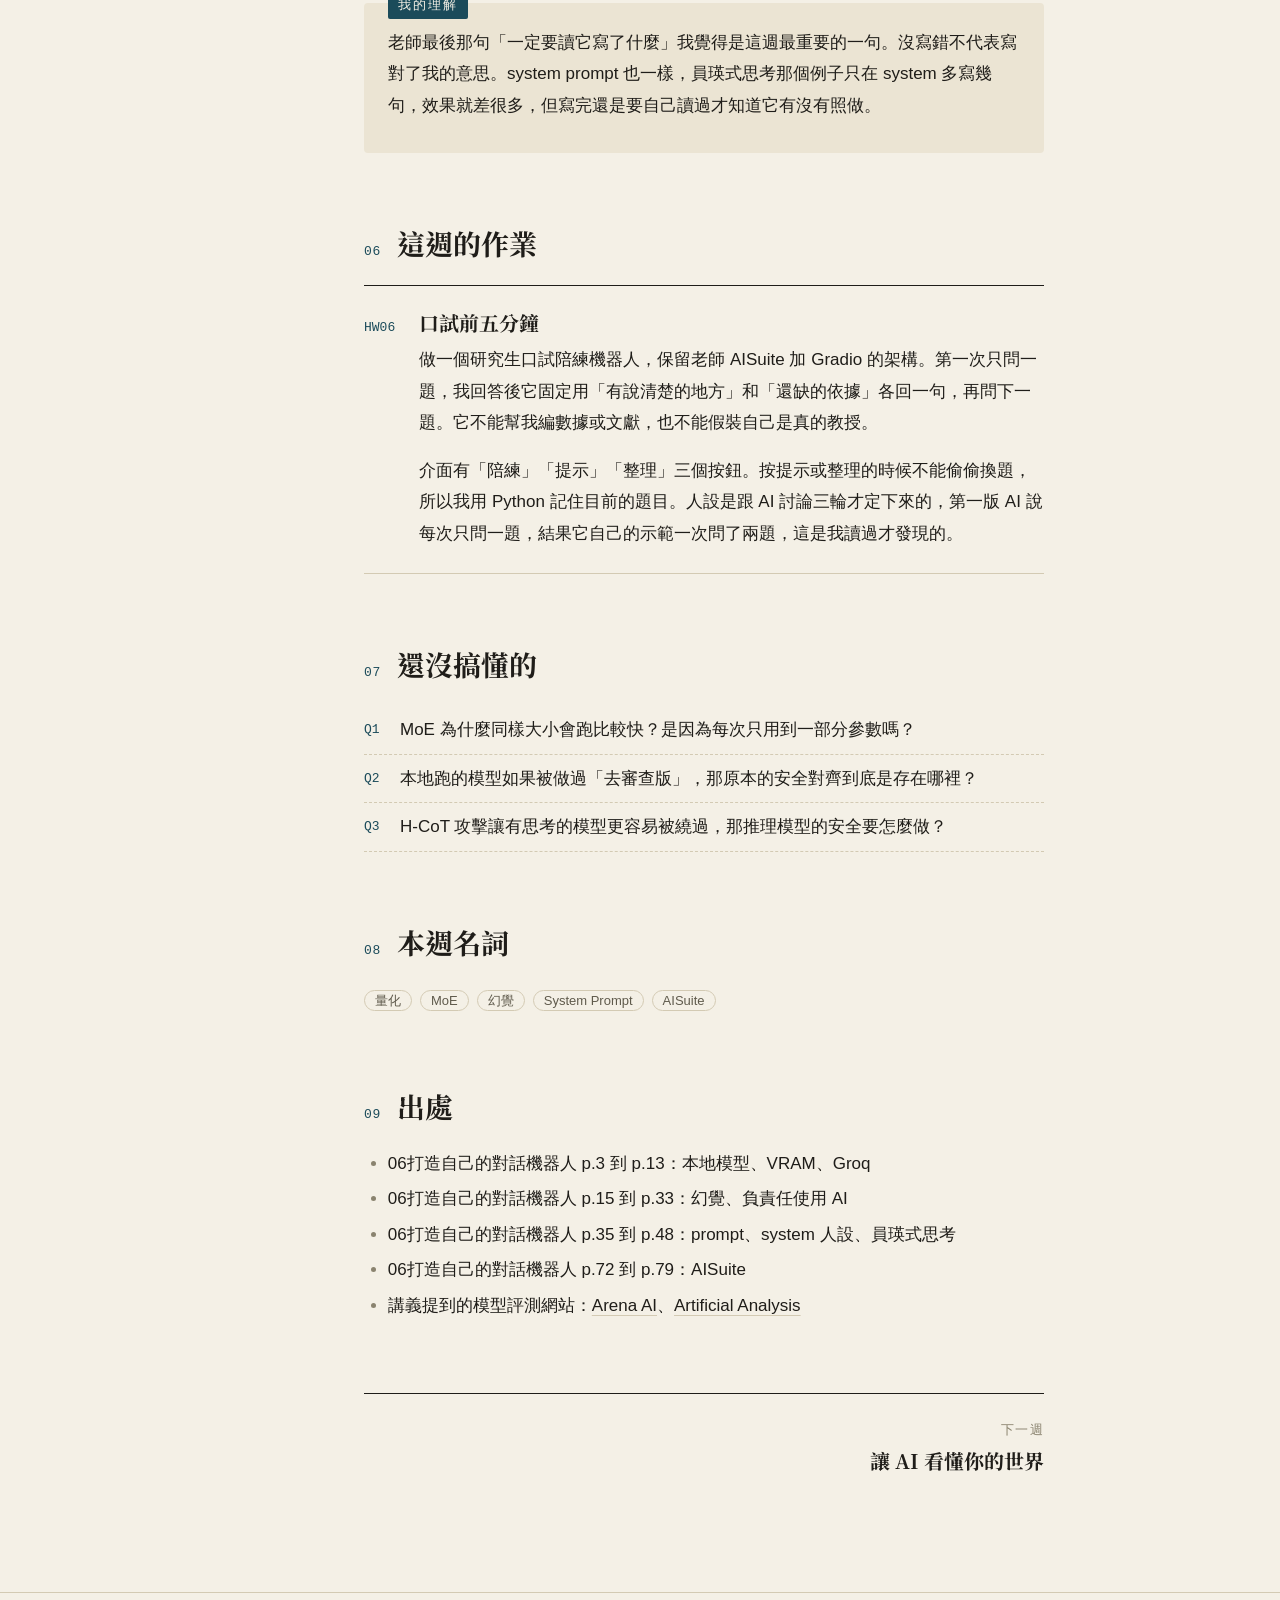
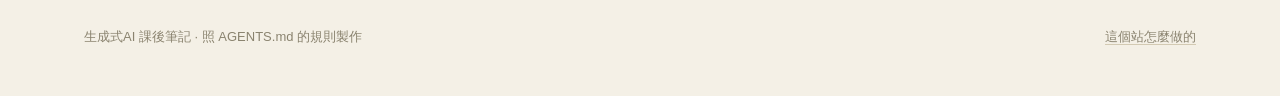
<file: notes/week-06.html>
<!doctype html>
<html lang="zh-Hant">
<head>
  <meta charset="utf-8">
  <meta name="viewport" content="width=device-width, initial-scale=1">
  <title>第 06 週 打造自己的對話機器人｜生成式AI 課後筆記</title>
  <meta name="description" content="模型可以跑在自己電腦上，用時要自己讀過、自己負責，再用 system prompt 做出有人設的機器人。">
  <link rel="icon" href="../assets/favicon.svg" type="image/svg+xml">
  <link rel="preconnect" href="https://fonts.googleapis.com">
  <link rel="preconnect" href="https://fonts.gstatic.com" crossorigin>
  <link rel="stylesheet" href="https://fonts.googleapis.com/css2?family=Noto+Serif+TC:wght@700;900&display=swap">
  <link rel="stylesheet" href="../assets/css/site.css">
  <script src="../assets/js/site.js"></script>
</head>
<body data-week="06" data-accent="teal">
<a class="skip-link" href="#main">跳到內容</a>

<header class="site-header">
  <div class="wrap">
    <a class="wordmark" href="../index.html">課後筆記<small>GENAI · 2026 秋</small></a>
    <nav class="site-nav" aria-label="主選單">
      <a href="../index.html">筆記目錄</a>
      <a href="../glossary.html">名詞索引</a>
      <a href="../about.html">這個站怎麼做的</a>
      <button class="theme-toggle" type="button">深色</button>
    </nav>
  </div>
</header>

<main id="main">
  <div class="wrap">
    <header class="note-head">
      <p class="eyebrow">第 06 週</p>
      <h1>打造自己的對話機器人</h1>
      <dl class="note-meta">
        <div><dt>講義</dt><dd>06打造自己的對話機器人</dd></div>
        <div><dt>頁數</dt><dd>80 頁</dd></div>
        <div><dt>作業</dt><dd>HW06 口試前五分鐘</dd></div>
      </dl>
    </header>

    <div class="note-layout">
      <nav class="toc" aria-label="本頁目錄">
        <p>本頁目錄</p>
        <ol>
          <li><a href="#summary">一句話重點</a></li>
          <li><a href="#why">這週在解決什麼</a></li>
          <li><a href="#concepts">核心概念</a></li>
          <li><a href="#links">跟前幾週的關係</a></li>
          <li><a href="#mine">我的理解</a></li>
          <li><a href="#homework">這週的作業</a></li>
          <li><a href="#questions">還沒搞懂的</a></li>
          <li><a href="#terms">本週名詞</a></li>
          <li><a href="#sources">出處</a></li>
        </ol>
      </nav>

      <article class="note-body">
        <section id="summary">
          <h2><span class="no">01</span>一句話重點</h2>
          <p class="oneliner">模型可以跑在自己電腦上，用時要自己讀過、自己負責，再用 system prompt 做出有人設的機器人。</p>
        </section>

        <section id="why">
          <h2><span class="no">02</span>這週在解決什麼</h2>
          <p>平常用 ChatGPT 都是打開網頁一問一答。它說話的方式不是我們決定的，對話也存在別人的伺服器上。有些東西其實不該丟上去，例如還沒公開的考題或個資。</p>
          <p>這週分成三段來處理這件事。先看怎麼把開源模型放到自己的機器上跑，再談用 AI 的時候哪些責任在使用者身上，最後用 system prompt 加上 AISuite，自己寫一個有固定個性的對話機器人。</p>
        </section>

        <section id="concepts">
          <h2><span class="no">03</span>核心概念</h2>
          <dl class="concepts">
            <div class="concept">
              <dt>量化與 VRAM</dt>
              <dd>
                <p>要在自己電腦跑模型，先看顯示卡的 VRAM 夠不夠。模型通常會量化成 4-bit，這時每 10 億個參數大約佔 0.5 GB，再加 1 到 2 GB 的額外空間。</p>
                <p>例子：gpt-oss 20B 有 200 億個參數，要 0.5 × 20 = 10 GB 以上。RTX 4090 有 24 GB，跑得動。</p>
              </dd>
            </div>
            <div class="concept">
              <dt>記憶體頻寬與 MoE</dt>
              <dd>
                <p>容量夠只代表跑得起來，生成快不快還要看記憶體頻寬。Mac 用 unified memory，記憶體多大差不多就是 VRAM 多大。同樣大小的模型，MoE 架構會跑得比較快。</p>
                <p>例子：Mac Studio 最高 512 GB，AMD Ryzen AI Max+ 395 跟 NVIDIA DGX Spark 都是 128 GB 共用記憶體。</p>
              </dd>
            </div>
            <div class="concept">
              <dt>幻覺</dt>
              <dd>
                <p>Karpathy 的說法是，LLM 本來就是作夢的機器，生成內容這件事本身就是幻覺。大家真正不想要的，是一個「助理」在該講事實的時候亂講。</p>
                <p>例子：搜尋引擎是 0% 的夢境，但它不會創造。LLM 會創造，所以一定會有編出來的東西。</p>
              </dd>
            </div>
            <div class="concept">
              <dt>負責任的使用者</dt>
              <dd>
                <p>生成的內容有沒有侵權、引用的文獻對不對、品質合不合用，都是使用者的責任。就算對話不拿去訓練，存在雲端的原始對話也可能因為帳號被盜或系統漏洞外洩。</p>
                <p>例子：重要考試的題目、機密文件不要拿去問線上的模型。完全在本機跑才能避開把對話交給雲端這一層風險。</p>
              </dd>
            </div>
            <div class="concept">
              <dt>System Prompt</dt>
              <dd>
                <p>對話裡有三個角色。system 是模型的人設，user 是使用者的輸入，assistant 是模型的回應。只要在 system 寫好人設，同一個模型就會換一種說話方式。</p>
                <p>例子：員瑛式思考機器人只在 system 寫了幾句「什麼都正向思考，以『完全是 Lucky Vicky 呀!』結尾」，送錯餐也能變成超幸運的事。</p>
              </dd>
            </div>
          </dl>

          <div class="formula" aria-label="4-bit 量化時需要的 VRAM 估算">
            <span class="term">VRAM<small>需要的顯示記憶體</small></span>
            <span class="op">≈</span>
            <span class="term">0.5 × 參數量<small>單位 B，4-bit 量化</small></span>
            <span class="op">+</span>
            <span class="term">1 到 2 GB<small>額外空間</small></span>
          </div>

          <h3>用 AISuite 呼叫模型</h3>
          <p>AISuite 是吳恩達老師的套件，換供應商只要改 <code>model</code> 那一行。對話紀錄照三個角色排成一個 list 傳進去，回覆在 <code>response.choices[0].message.content</code>。</p>
<pre><code>client = ai.Client()
messages = [
    {"role": "system", "content": "人設"},
    {"role": "user", "content": "使用者輸入"},
]
response = client.chat.completions.create(model="openai:gpt-4o", messages=messages)
reply = response.choices[0].message.content</code></pre>
        </section>

        <section id="links">
          <h2><span class="no">04</span>跟前幾週的關係</h2>
          <p>這是筆記站的第一篇，前五週的課沒有整理成筆記。這週做出來的機器人只會用模型本來的知識回答，也只記得這一次對話。下一週的 <a href="week-07.html">RAG</a> 就是在補這個缺口，讓它根據我們給的資料回答。</p>
        </section>

        <section id="mine">
          <h2><span class="no">05</span>我的理解</h2>
          <div class="mine">
            <p>以前以為能不能跑本地模型只看參數量，原來要算 VRAM。實驗室的 4090 有 24 GB，照老師的算法跑 20B 的模型應該沒問題。不過老師也說頻寬會影響生成速度，所以不是容量夠就好。</p>
          </div>
          <div class="mine">
            <p>Karpathy 說幻覺是 LLM 最大的特點，我的理解是 LLM 本來就在「生」東西。我們不想要的其實是當助理用的時候亂講，所以要不要相信它，還是要看用在哪裡。</p>
          </div>
          <div class="mine">
            <p>老師最後那句「一定要讀它寫了什麼」我覺得是這週最重要的一句。沒寫錯不代表寫對了我的意思。system prompt 也一樣，員瑛式思考那個例子只在 system 多寫幾句，效果就差很多，但寫完還是要自己讀過才知道它有沒有照做。</p>
          </div>
        </section>

        <section id="homework">
          <h2><span class="no">06</span>這週的作業</h2>
          <div class="homework">
            <span class="hw-label">HW06</span>
            <div>
              <h3>口試前五分鐘</h3>
              <p>做一個研究生口試陪練機器人，保留老師 AISuite 加 Gradio 的架構。第一次只問一題，我回答後它固定用「有說清楚的地方」和「還缺的依據」各回一句，再問下一題。它不能幫我編數據或文獻，也不能假裝自己是真的教授。</p>
              <p>介面有「陪練」「提示」「整理」三個按鈕。按提示或整理的時候不能偷偷換題，所以我用 Python 記住目前的題目。人設是跟 AI 討論三輪才定下來的，第一版 AI 說每次只問一題，結果它自己的示範一次問了兩題，這是我讀過才發現的。</p>
            </div>
          </div>
        </section>

        <section id="questions">
          <h2><span class="no">07</span>還沒搞懂的</h2>
          <ol class="questions">
            <li>MoE 為什麼同樣大小會跑比較快？是因為每次只用到一部分參數嗎？</li>
            <li>本地跑的模型如果被做過「去審查版」，那原本的安全對齊到底是存在哪裡？</li>
            <li>H-CoT 攻擊讓有思考的模型更容易被繞過，那推理模型的安全要怎麼做？</li>
          </ol>
        </section>

        <section id="terms">
          <h2><span class="no">08</span>本週名詞</h2>
          <ul class="term-list">
            <li><a class="tag" href="../glossary.html#term-quantization">量化</a></li>
            <li><a class="tag" href="../glossary.html#term-moe">MoE</a></li>
            <li><a class="tag" href="../glossary.html#term-hallucination">幻覺</a></li>
            <li><a class="tag" href="../glossary.html#term-system-prompt">System Prompt</a></li>
            <li><a class="tag" href="../glossary.html#term-aisuite">AISuite</a></li>
          </ul>
        </section>

        <section id="sources">
          <h2><span class="no">09</span>出處</h2>
          <ul>
            <li>06打造自己的對話機器人 p.3 到 p.13：本地模型、VRAM、Groq</li>
            <li>06打造自己的對話機器人 p.15 到 p.33：幻覺、負責任使用 AI</li>
            <li>06打造自己的對話機器人 p.35 到 p.48：prompt、system 人設、員瑛式思考</li>
            <li>06打造自己的對話機器人 p.72 到 p.79：AISuite</li>
            <li>講義提到的模型評測網站：<a href="https://arena.ai/">Arena AI</a>、<a href="https://artificialanalysis.ai/">Artificial Analysis</a></li>
          </ul>
        </section>

        <nav class="pager" aria-label="前後週">
          <a class="next" href="week-07.html"><small>下一週</small><span>讓 AI 看懂你的世界</span></a>
        </nav>
      </article>
    </div>
  </div>
</main>

<footer class="site-footer">
  <div class="wrap">
    <span>生成式AI 課後筆記 · 照 AGENTS.md 的規則製作</span>
    <a href="../about.html">這個站怎麼做的</a>
  </div>
</footer>
</body>
</html>
</file>
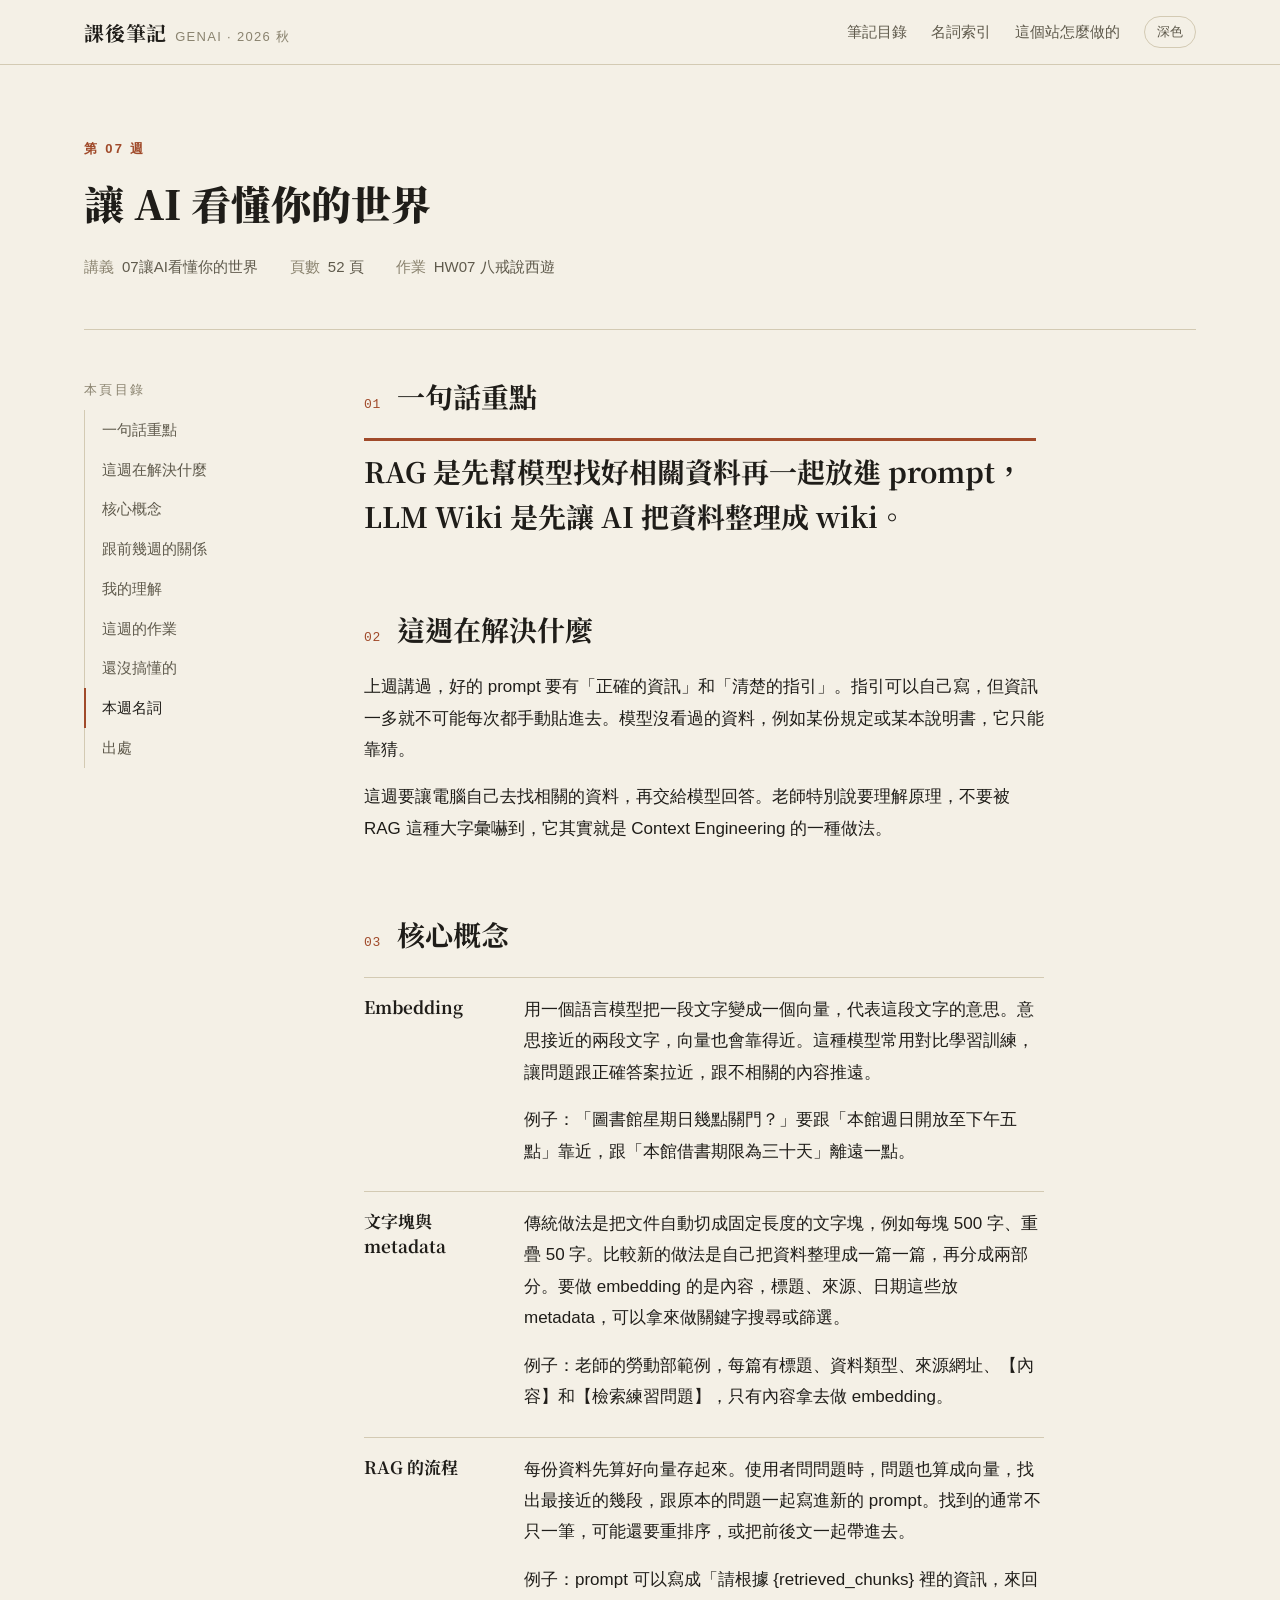
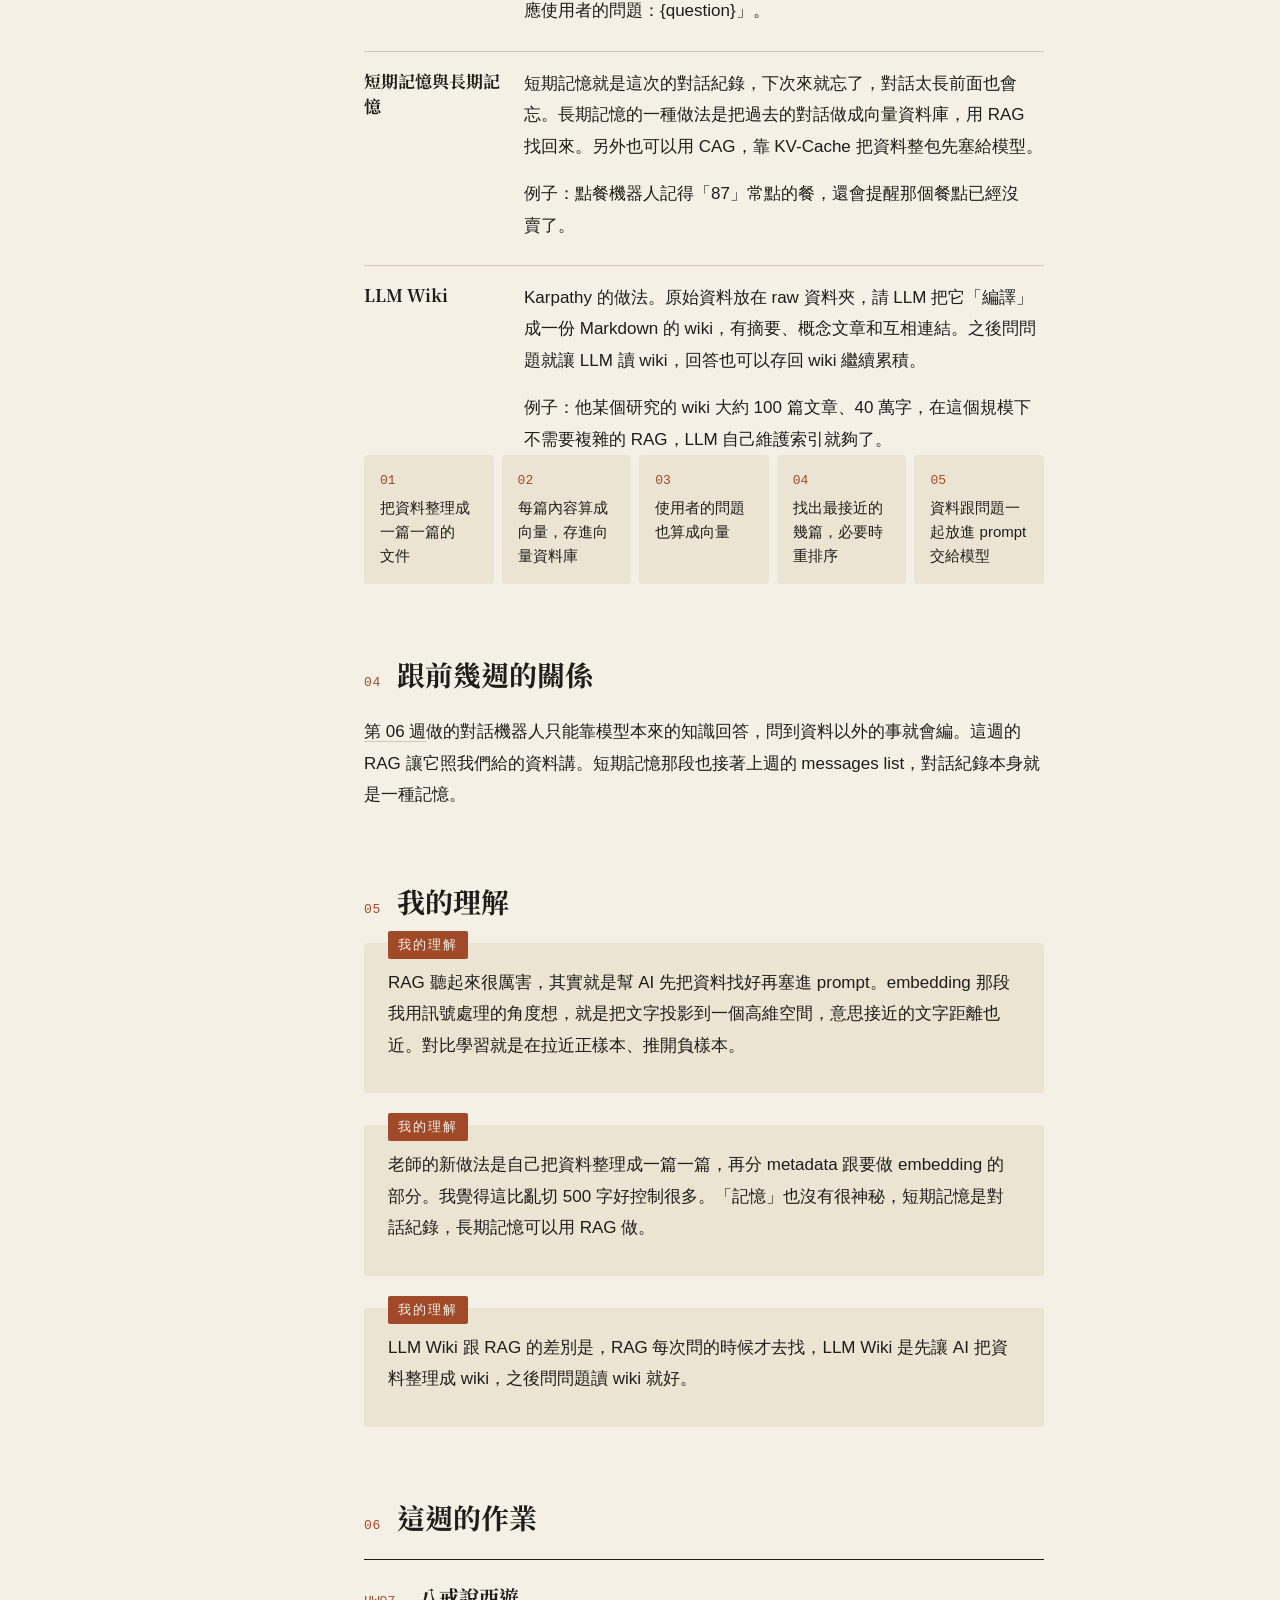
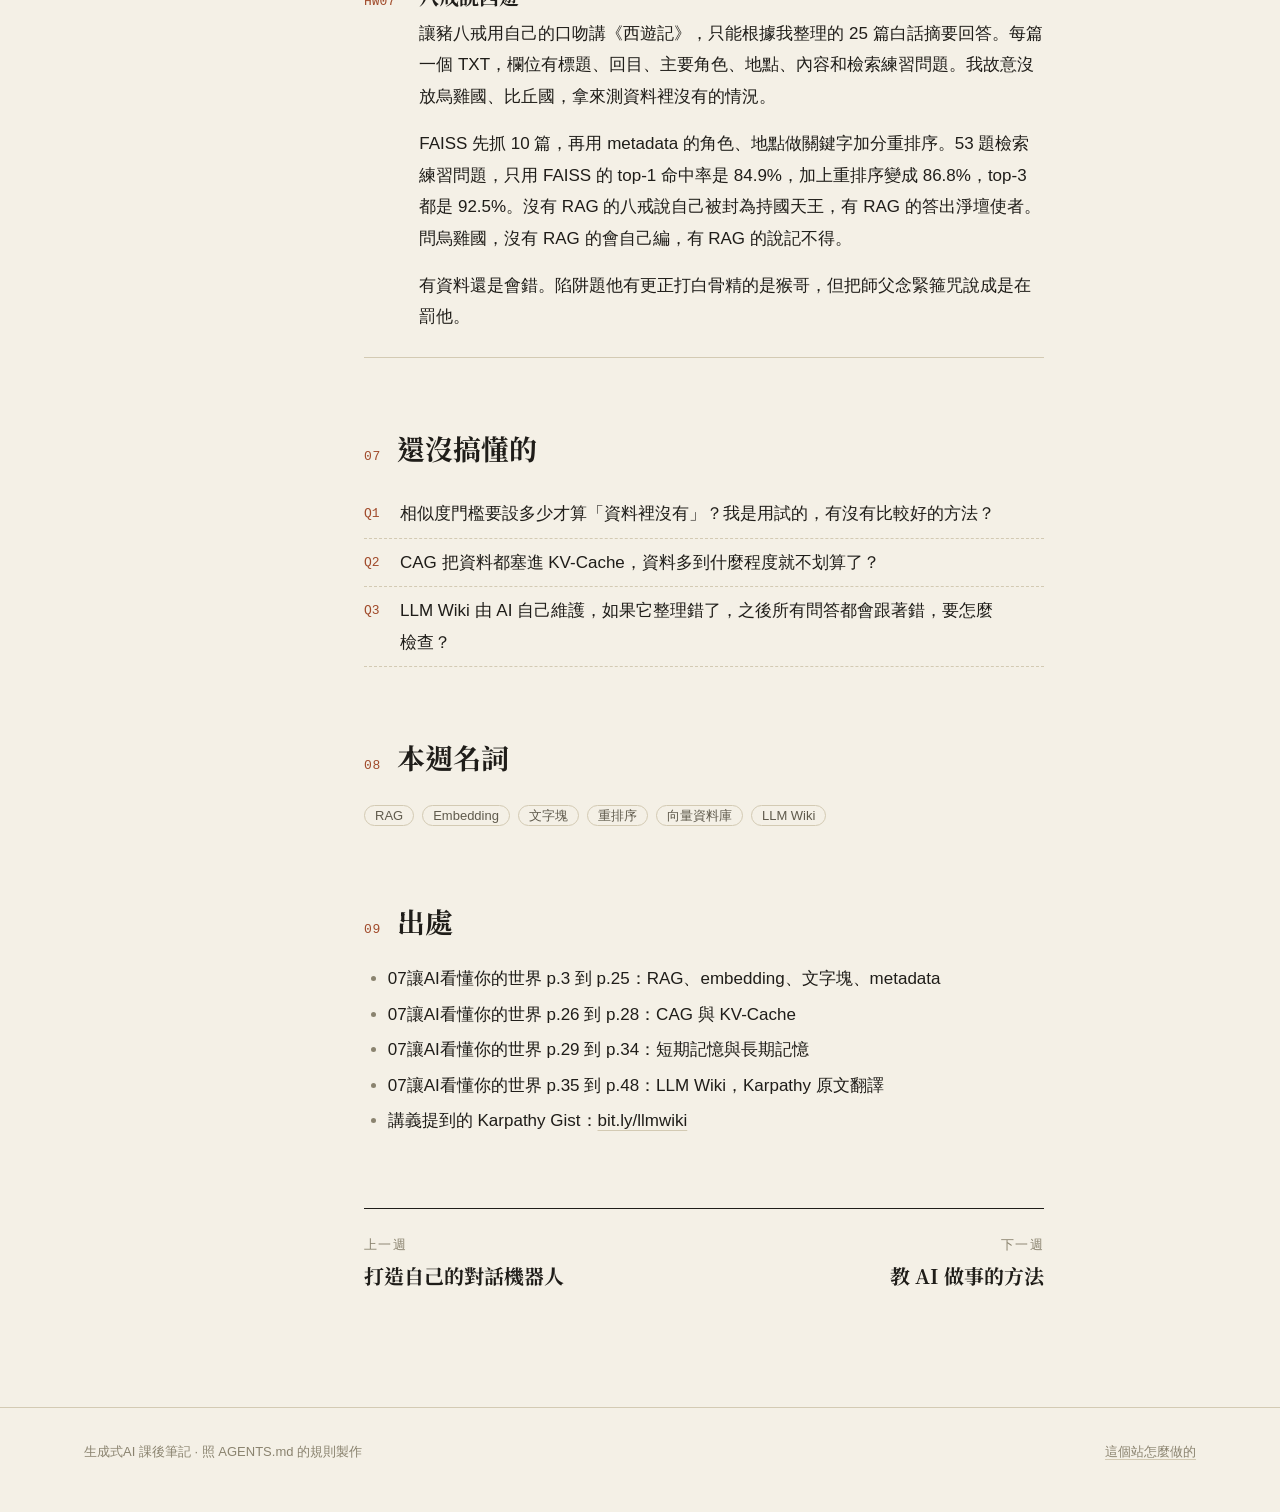
<file: notes/week-07.html>
<!doctype html>
<html lang="zh-Hant">
<head>
  <meta charset="utf-8">
  <meta name="viewport" content="width=device-width, initial-scale=1">
  <title>第 07 週 讓 AI 看懂你的世界｜生成式AI 課後筆記</title>
  <meta name="description" content="RAG 是先幫模型找好相關資料再一起放進 prompt，LLM Wiki 是先讓 AI 把資料整理成 wiki。">
  <link rel="icon" href="../assets/favicon.svg" type="image/svg+xml">
  <link rel="preconnect" href="https://fonts.googleapis.com">
  <link rel="preconnect" href="https://fonts.gstatic.com" crossorigin>
  <link rel="stylesheet" href="https://fonts.googleapis.com/css2?family=Noto+Serif+TC:wght@700;900&display=swap">
  <link rel="stylesheet" href="../assets/css/site.css">
  <script src="../assets/js/site.js"></script>
</head>
<body data-week="07" data-accent="sienna">
<a class="skip-link" href="#main">跳到內容</a>

<header class="site-header">
  <div class="wrap">
    <a class="wordmark" href="../index.html">課後筆記<small>GENAI · 2026 秋</small></a>
    <nav class="site-nav" aria-label="主選單">
      <a href="../index.html">筆記目錄</a>
      <a href="../glossary.html">名詞索引</a>
      <a href="../about.html">這個站怎麼做的</a>
      <button class="theme-toggle" type="button">深色</button>
    </nav>
  </div>
</header>

<main id="main">
  <div class="wrap">
    <header class="note-head">
      <p class="eyebrow">第 07 週</p>
      <h1>讓 AI 看懂你的世界</h1>
      <dl class="note-meta">
        <div><dt>講義</dt><dd>07讓AI看懂你的世界</dd></div>
        <div><dt>頁數</dt><dd>52 頁</dd></div>
        <div><dt>作業</dt><dd>HW07 八戒說西遊</dd></div>
      </dl>
    </header>

    <div class="note-layout">
      <nav class="toc" aria-label="本頁目錄">
        <p>本頁目錄</p>
        <ol>
          <li><a href="#summary">一句話重點</a></li>
          <li><a href="#why">這週在解決什麼</a></li>
          <li><a href="#concepts">核心概念</a></li>
          <li><a href="#links">跟前幾週的關係</a></li>
          <li><a href="#mine">我的理解</a></li>
          <li><a href="#homework">這週的作業</a></li>
          <li><a href="#questions">還沒搞懂的</a></li>
          <li><a href="#terms">本週名詞</a></li>
          <li><a href="#sources">出處</a></li>
        </ol>
      </nav>

      <article class="note-body">
        <section id="summary">
          <h2><span class="no">01</span>一句話重點</h2>
          <p class="oneliner">RAG 是先幫模型找好相關資料再一起放進 prompt，LLM Wiki 是先讓 AI 把資料整理成 wiki。</p>
        </section>

        <section id="why">
          <h2><span class="no">02</span>這週在解決什麼</h2>
          <p>上週講過，好的 prompt 要有「正確的資訊」和「清楚的指引」。指引可以自己寫，但資訊一多就不可能每次都手動貼進去。模型沒看過的資料，例如某份規定或某本說明書，它只能靠猜。</p>
          <p>這週要讓電腦自己去找相關的資料，再交給模型回答。老師特別說要理解原理，不要被 RAG 這種大字彙嚇到，它其實就是 Context Engineering 的一種做法。</p>
        </section>

        <section id="concepts">
          <h2><span class="no">03</span>核心概念</h2>
          <dl class="concepts">
            <div class="concept">
              <dt>Embedding</dt>
              <dd>
                <p>用一個語言模型把一段文字變成一個向量，代表這段文字的意思。意思接近的兩段文字，向量也會靠得近。這種模型常用對比學習訓練，讓問題跟正確答案拉近，跟不相關的內容推遠。</p>
                <p>例子：「圖書館星期日幾點關門？」要跟「本館週日開放至下午五點」靠近，跟「本館借書期限為三十天」離遠一點。</p>
              </dd>
            </div>
            <div class="concept">
              <dt>文字塊與 metadata</dt>
              <dd>
                <p>傳統做法是把文件自動切成固定長度的文字塊，例如每塊 500 字、重疊 50 字。比較新的做法是自己把資料整理成一篇一篇，再分成兩部分。要做 embedding 的是內容，標題、來源、日期這些放 metadata，可以拿來做關鍵字搜尋或篩選。</p>
                <p>例子：老師的勞動部範例，每篇有標題、資料類型、來源網址、【內容】和【檢索練習問題】，只有內容拿去做 embedding。</p>
              </dd>
            </div>
            <div class="concept">
              <dt>RAG 的流程</dt>
              <dd>
                <p>每份資料先算好向量存起來。使用者問問題時，問題也算成向量，找出最接近的幾段，跟原本的問題一起寫進新的 prompt。找到的通常不只一筆，可能還要重排序，或把前後文一起帶進去。</p>
                <p>例子：prompt 可以寫成「請根據 {retrieved_chunks} 裡的資訊，來回應使用者的問題：{question}」。</p>
              </dd>
            </div>
            <div class="concept">
              <dt>短期記憶與長期記憶</dt>
              <dd>
                <p>短期記憶就是這次的對話紀錄，下次來就忘了，對話太長前面也會忘。長期記憶的一種做法是把過去的對話做成向量資料庫，用 RAG 找回來。另外也可以用 CAG，靠 KV-Cache 把資料整包先塞給模型。</p>
                <p>例子：點餐機器人記得「87」常點的餐，還會提醒那個餐點已經沒賣了。</p>
              </dd>
            </div>
            <div class="concept">
              <dt>LLM Wiki</dt>
              <dd>
                <p>Karpathy 的做法。原始資料放在 raw 資料夾，請 LLM 把它「編譯」成一份 Markdown 的 wiki，有摘要、概念文章和互相連結。之後問問題就讓 LLM 讀 wiki，回答也可以存回 wiki 繼續累積。</p>
                <p>例子：他某個研究的 wiki 大約 100 篇文章、40 萬字，在這個規模下不需要複雜的 RAG，LLM 自己維護索引就夠了。</p>
              </dd>
            </div>
          </dl>

          <ol class="flow" aria-label="RAG 的流程">
            <li>把資料整理成一篇一篇的文件</li>
            <li>每篇內容算成向量，存進向量資料庫</li>
            <li>使用者的問題也算成向量</li>
            <li>找出最接近的幾篇，必要時重排序</li>
            <li>資料跟問題一起放進 prompt 交給模型</li>
          </ol>
        </section>

        <section id="links">
          <h2><span class="no">04</span>跟前幾週的關係</h2>
          <p><a href="week-06.html">第 06 週</a>做的對話機器人只能靠模型本來的知識回答，問到資料以外的事就會編。這週的 RAG 讓它照我們給的資料講。短期記憶那段也接著上週的 messages list，對話紀錄本身就是一種記憶。</p>
        </section>

        <section id="mine">
          <h2><span class="no">05</span>我的理解</h2>
          <div class="mine">
            <p>RAG 聽起來很厲害，其實就是幫 AI 先把資料找好再塞進 prompt。embedding 那段我用訊號處理的角度想，就是把文字投影到一個高維空間，意思接近的文字距離也近。對比學習就是在拉近正樣本、推開負樣本。</p>
          </div>
          <div class="mine">
            <p>老師的新做法是自己把資料整理成一篇一篇，再分 metadata 跟要做 embedding 的部分。我覺得這比亂切 500 字好控制很多。「記憶」也沒有很神秘，短期記憶是對話紀錄，長期記憶可以用 RAG 做。</p>
          </div>
          <div class="mine">
            <p>LLM Wiki 跟 RAG 的差別是，RAG 每次問的時候才去找，LLM Wiki 是先讓 AI 把資料整理成 wiki，之後問問題讀 wiki 就好。</p>
          </div>
        </section>

        <section id="homework">
          <h2><span class="no">06</span>這週的作業</h2>
          <div class="homework">
            <span class="hw-label">HW07</span>
            <div>
              <h3>八戒說西遊</h3>
              <p>讓豬八戒用自己的口吻講《西遊記》，只能根據我整理的 25 篇白話摘要回答。每篇一個 TXT，欄位有標題、回目、主要角色、地點、內容和檢索練習問題。我故意沒放烏雞國、比丘國，拿來測資料裡沒有的情況。</p>
              <p>FAISS 先抓 10 篇，再用 metadata 的角色、地點做關鍵字加分重排序。53 題檢索練習問題，只用 FAISS 的 top-1 命中率是 84.9%，加上重排序變成 86.8%，top-3 都是 92.5%。沒有 RAG 的八戒說自己被封為持國天王，有 RAG 的答出淨壇使者。問烏雞國，沒有 RAG 的會自己編，有 RAG 的說記不得。</p>
              <p>有資料還是會錯。陷阱題他有更正打白骨精的是猴哥，但把師父念緊箍咒說成是在罰他。</p>
            </div>
          </div>
        </section>

        <section id="questions">
          <h2><span class="no">07</span>還沒搞懂的</h2>
          <ol class="questions">
            <li>相似度門檻要設多少才算「資料裡沒有」？我是用試的，有沒有比較好的方法？</li>
            <li>CAG 把資料都塞進 KV-Cache，資料多到什麼程度就不划算了？</li>
            <li>LLM Wiki 由 AI 自己維護，如果它整理錯了，之後所有問答都會跟著錯，要怎麼檢查？</li>
          </ol>
        </section>

        <section id="terms">
          <h2><span class="no">08</span>本週名詞</h2>
          <ul class="term-list">
            <li><a class="tag" href="../glossary.html#term-rag">RAG</a></li>
            <li><a class="tag" href="../glossary.html#term-embedding">Embedding</a></li>
            <li><a class="tag" href="../glossary.html#term-chunk">文字塊</a></li>
            <li><a class="tag" href="../glossary.html#term-reranking">重排序</a></li>
            <li><a class="tag" href="../glossary.html#term-vector-database">向量資料庫</a></li>
            <li><a class="tag" href="../glossary.html#term-llm-wiki">LLM Wiki</a></li>
          </ul>
        </section>

        <section id="sources">
          <h2><span class="no">09</span>出處</h2>
          <ul>
            <li>07讓AI看懂你的世界 p.3 到 p.25：RAG、embedding、文字塊、metadata</li>
            <li>07讓AI看懂你的世界 p.26 到 p.28：CAG 與 KV-Cache</li>
            <li>07讓AI看懂你的世界 p.29 到 p.34：短期記憶與長期記憶</li>
            <li>07讓AI看懂你的世界 p.35 到 p.48：LLM Wiki，Karpathy 原文翻譯</li>
            <li>講義提到的 Karpathy Gist：<a href="https://bit.ly/llmwiki">bit.ly/llmwiki</a></li>
          </ul>
        </section>

        <nav class="pager" aria-label="前後週">
          <a class="prev" href="week-06.html"><small>上一週</small><span>打造自己的對話機器人</span></a>
          <a class="next" href="week-08.html"><small>下一週</small><span>教 AI 做事的方法</span></a>
        </nav>
      </article>
    </div>
  </div>
</main>

<footer class="site-footer">
  <div class="wrap">
    <span>生成式AI 課後筆記 · 照 AGENTS.md 的規則製作</span>
    <a href="../about.html">這個站怎麼做的</a>
  </div>
</footer>
</body>
</html>
</file>
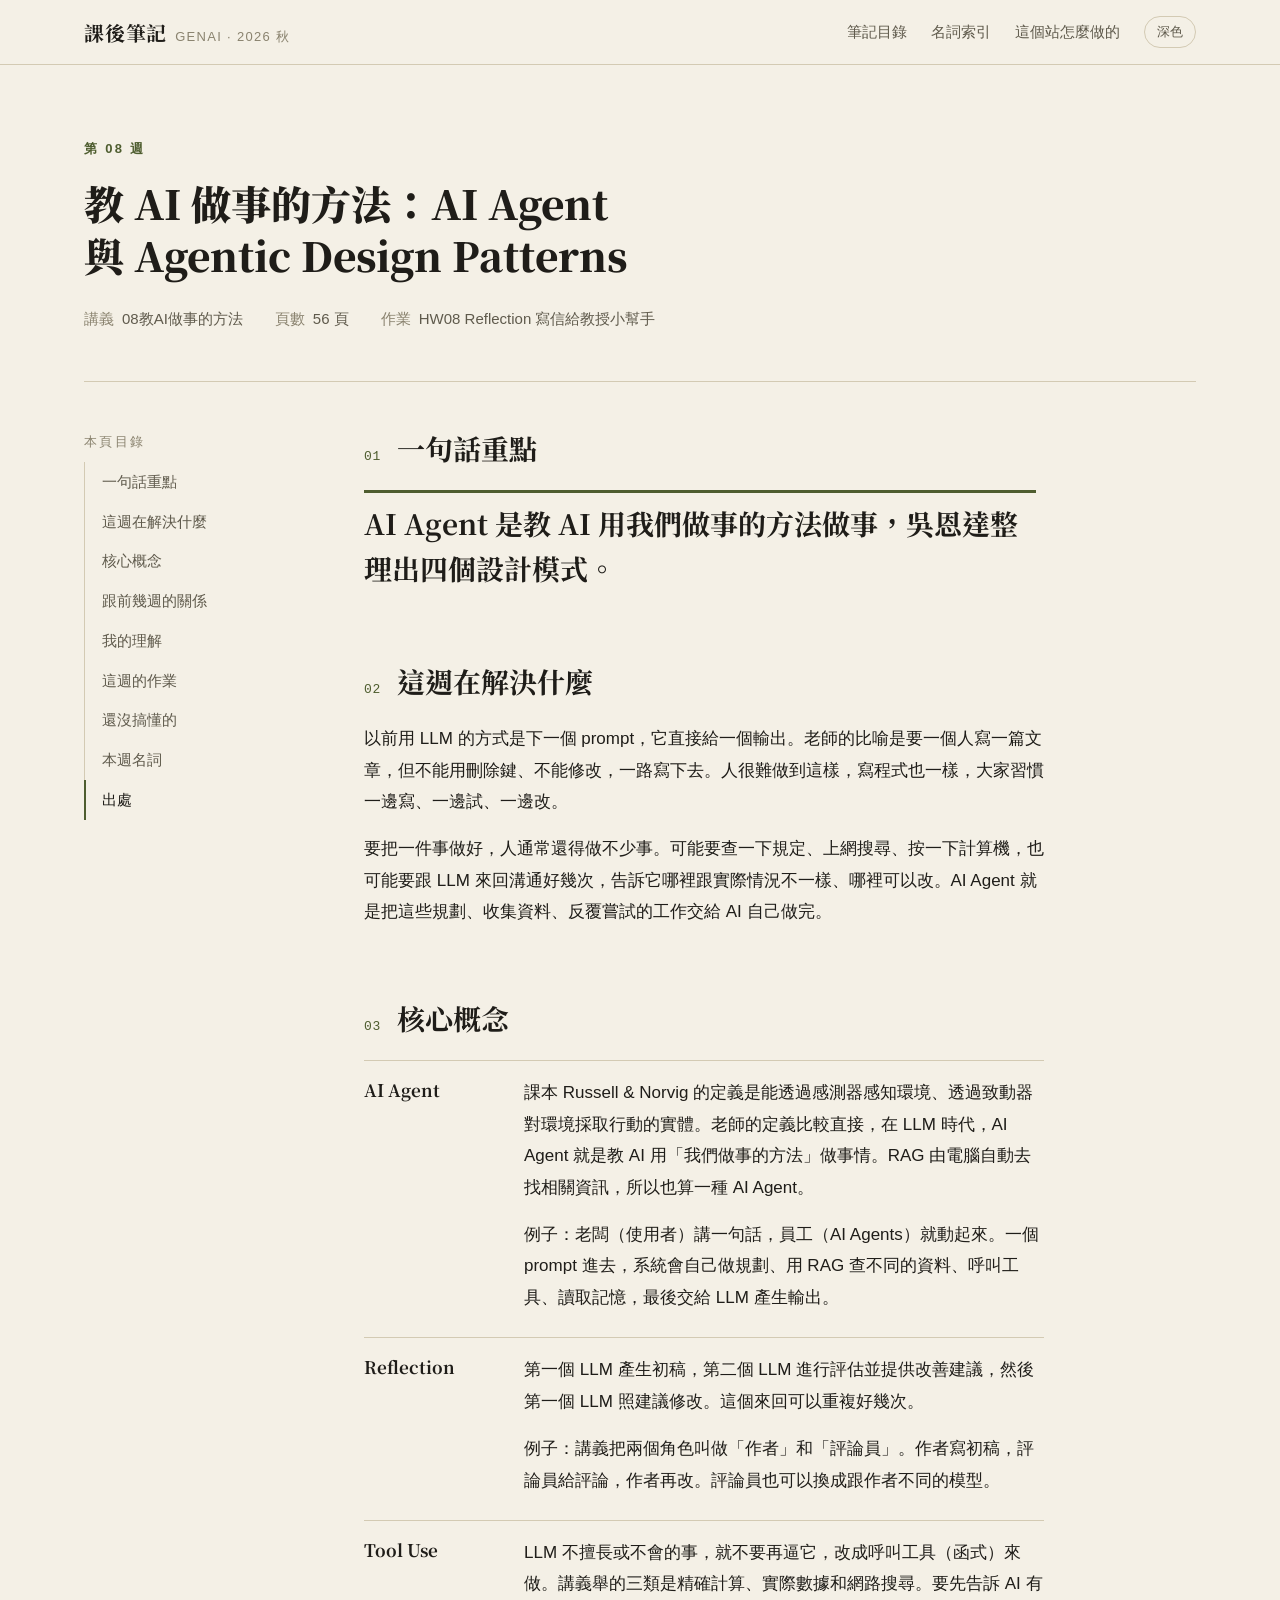
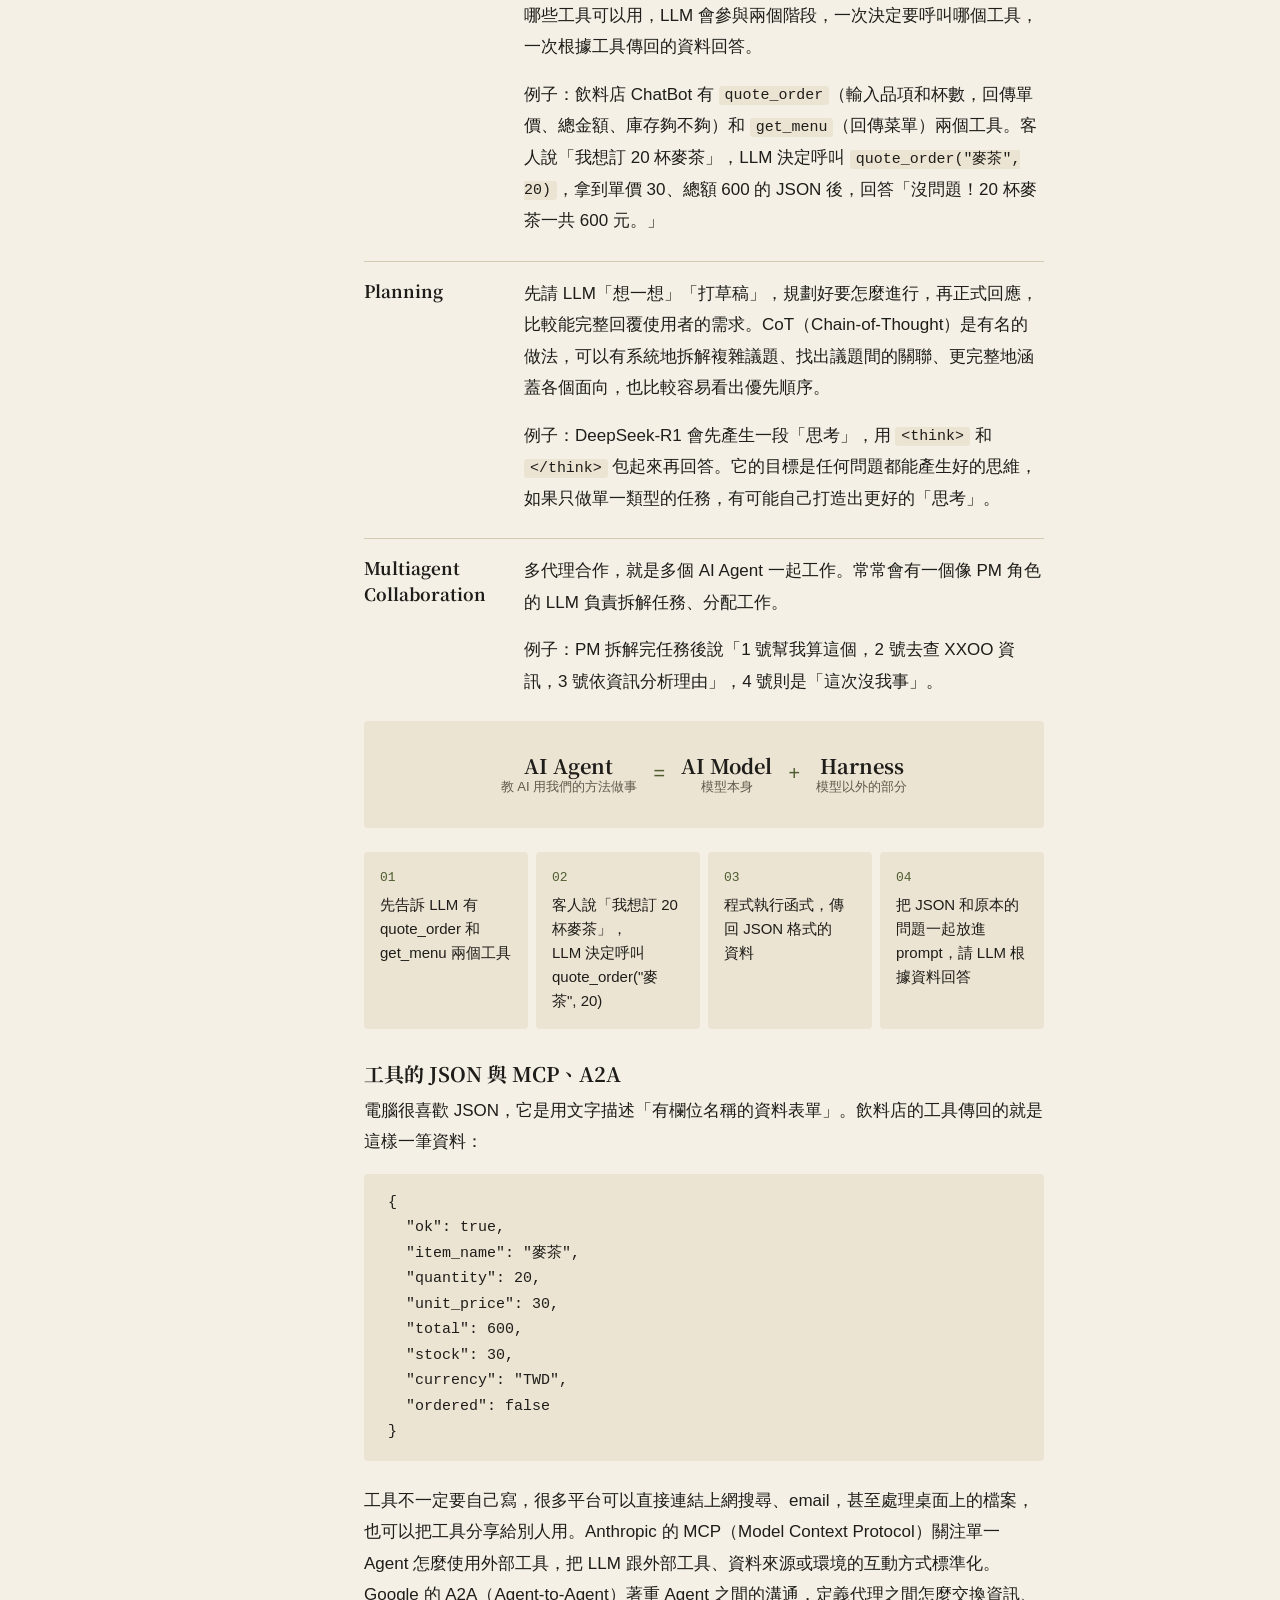
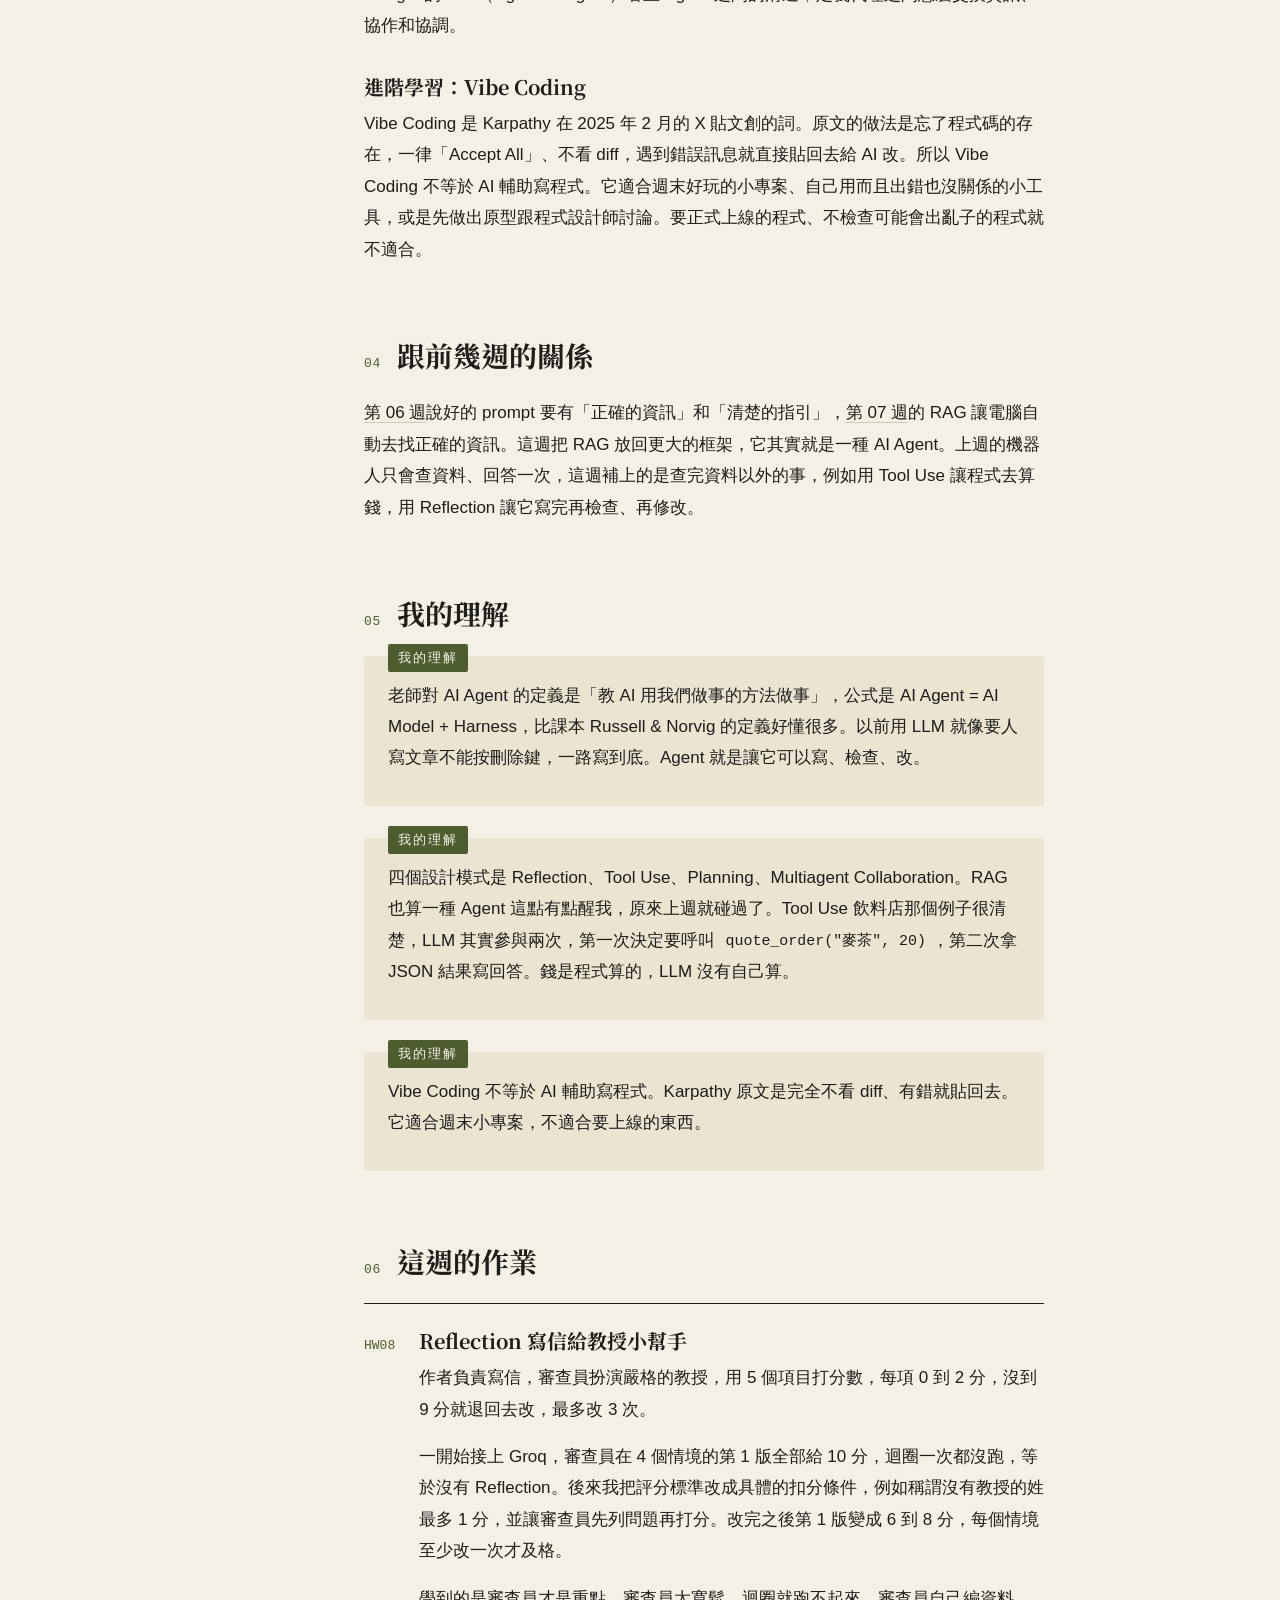
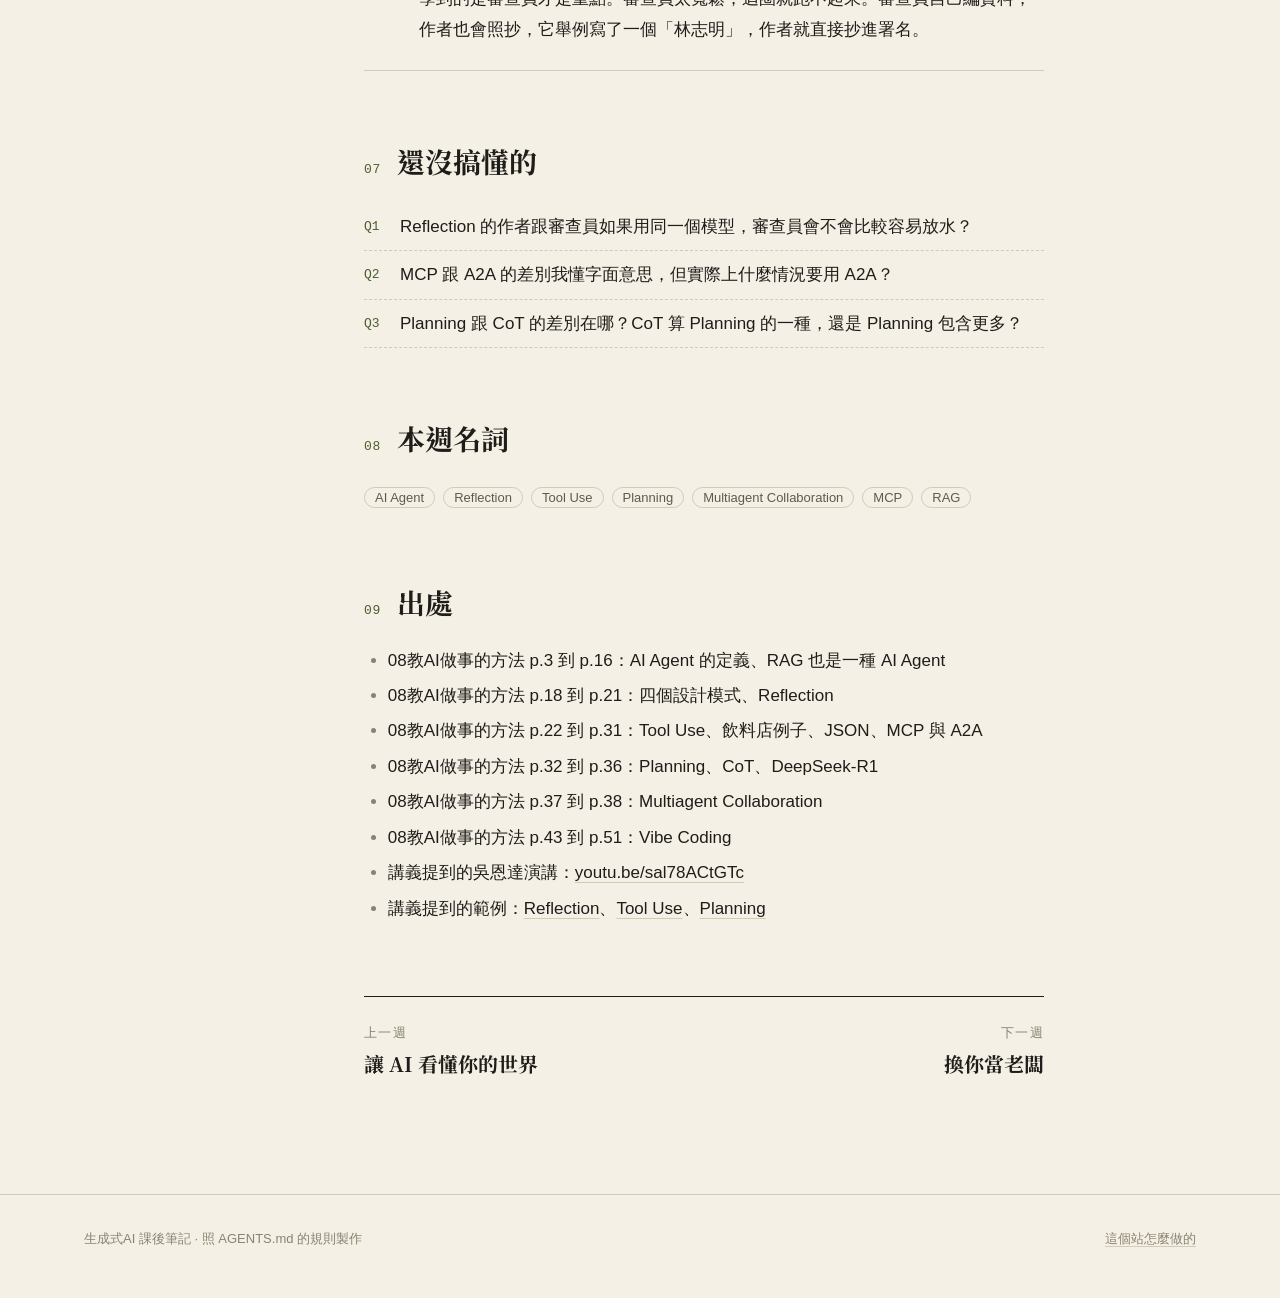
<file: notes/week-08.html>
<!doctype html>
<html lang="zh-Hant">
<head>
  <meta charset="utf-8">
  <meta name="viewport" content="width=device-width, initial-scale=1">
  <title>第 08 週 教 AI 做事的方法｜生成式AI 課後筆記</title>
  <meta name="description" content="AI Agent 是教 AI 用我們做事的方法做事，吳恩達整理出四個設計模式。">
  <link rel="icon" href="../assets/favicon.svg" type="image/svg+xml">
  <link rel="preconnect" href="https://fonts.googleapis.com">
  <link rel="preconnect" href="https://fonts.gstatic.com" crossorigin>
  <link rel="stylesheet" href="https://fonts.googleapis.com/css2?family=Noto+Serif+TC:wght@700;900&display=swap">
  <link rel="stylesheet" href="../assets/css/site.css">
  <script src="../assets/js/site.js"></script>
</head>
<body data-week="08" data-accent="olive">
<a class="skip-link" href="#main">跳到內容</a>

<header class="site-header">
  <div class="wrap">
    <a class="wordmark" href="../index.html">課後筆記<small>GENAI · 2026 秋</small></a>
    <nav class="site-nav" aria-label="主選單">
      <a href="../index.html">筆記目錄</a>
      <a href="../glossary.html">名詞索引</a>
      <a href="../about.html">這個站怎麼做的</a>
      <button class="theme-toggle" type="button">深色</button>
    </nav>
  </div>
</header>

<main id="main">
  <div class="wrap">
    <header class="note-head">
      <p class="eyebrow">第 08 週</p>
      <h1>教 AI 做事的方法：AI Agent 與 Agentic Design Patterns</h1>
      <dl class="note-meta">
        <div><dt>講義</dt><dd>08教AI做事的方法</dd></div>
        <div><dt>頁數</dt><dd>56 頁</dd></div>
        <div><dt>作業</dt><dd>HW08 Reflection 寫信給教授小幫手</dd></div>
      </dl>
    </header>

    <div class="note-layout">
      <nav class="toc" aria-label="本頁目錄">
        <p>本頁目錄</p>
        <ol>
          <li><a href="#summary">一句話重點</a></li>
          <li><a href="#why">這週在解決什麼</a></li>
          <li><a href="#concepts">核心概念</a></li>
          <li><a href="#links">跟前幾週的關係</a></li>
          <li><a href="#mine">我的理解</a></li>
          <li><a href="#homework">這週的作業</a></li>
          <li><a href="#questions">還沒搞懂的</a></li>
          <li><a href="#terms">本週名詞</a></li>
          <li><a href="#sources">出處</a></li>
        </ol>
      </nav>

      <article class="note-body">
        <section id="summary">
          <h2><span class="no">01</span>一句話重點</h2>
          <p class="oneliner">AI Agent 是教 AI 用我們做事的方法做事，吳恩達整理出四個設計模式。</p>
        </section>

        <section id="why">
          <h2><span class="no">02</span>這週在解決什麼</h2>
          <p>以前用 LLM 的方式是下一個 prompt，它直接給一個輸出。老師的比喻是要一個人寫一篇文章，但不能用刪除鍵、不能修改，一路寫下去。人很難做到這樣，寫程式也一樣，大家習慣一邊寫、一邊試、一邊改。</p>
          <p>要把一件事做好，人通常還得做不少事。可能要查一下規定、上網搜尋、按一下計算機，也可能要跟 LLM 來回溝通好幾次，告訴它哪裡跟實際情況不一樣、哪裡可以改。AI Agent 就是把這些規劃、收集資料、反覆嘗試的工作交給 AI 自己做完。</p>
        </section>

        <section id="concepts">
          <h2><span class="no">03</span>核心概念</h2>
          <dl class="concepts">
            <div class="concept">
              <dt>AI Agent</dt>
              <dd>
                <p>課本 Russell &amp; Norvig 的定義是能透過感測器感知環境、透過致動器對環境採取行動的實體。老師的定義比較直接，在 LLM 時代，AI Agent 就是教 AI 用「我們做事的方法」做事情。RAG 由電腦自動去找相關資訊，所以也算一種 AI Agent。</p>
                <p>例子：老闆（使用者）講一句話，員工（AI Agents）就動起來。一個 prompt 進去，系統會自己做規劃、用 RAG 查不同的資料、呼叫工具、讀取記憶，最後交給 LLM 產生輸出。</p>
              </dd>
            </div>
            <div class="concept">
              <dt>Reflection</dt>
              <dd>
                <p>第一個 LLM 產生初稿，第二個 LLM 進行評估並提供改善建議，然後第一個 LLM 照建議修改。這個來回可以重複好幾次。</p>
                <p>例子：講義把兩個角色叫做「作者」和「評論員」。作者寫初稿，評論員給評論，作者再改。評論員也可以換成跟作者不同的模型。</p>
              </dd>
            </div>
            <div class="concept">
              <dt>Tool Use</dt>
              <dd>
                <p>LLM 不擅長或不會的事，就不要再逼它，改成呼叫工具（函式）來做。講義舉的三類是精確計算、實際數據和網路搜尋。要先告訴 AI 有哪些工具可以用，LLM 會參與兩個階段，一次決定要呼叫哪個工具，一次根據工具傳回的資料回答。</p>
                <p>例子：飲料店 ChatBot 有 <code>quote_order</code>（輸入品項和杯數，回傳單價、總金額、庫存夠不夠）和 <code>get_menu</code>（回傳菜單）兩個工具。客人說「我想訂 20 杯麥茶」，LLM 決定呼叫 <code>quote_order("麥茶", 20)</code>，拿到單價 30、總額 600 的 JSON 後，回答「沒問題！20 杯麥茶一共 600 元。」</p>
              </dd>
            </div>
            <div class="concept">
              <dt>Planning</dt>
              <dd>
                <p>先請 LLM「想一想」「打草稿」，規劃好要怎麼進行，再正式回應，比較能完整回覆使用者的需求。CoT（Chain-of-Thought）是有名的做法，可以有系統地拆解複雜議題、找出議題間的關聯、更完整地涵蓋各個面向，也比較容易看出優先順序。</p>
                <p>例子：DeepSeek-R1 會先產生一段「思考」，用 <code>&lt;think&gt;</code> 和 <code>&lt;/think&gt;</code> 包起來再回答。它的目標是任何問題都能產生好的思維，如果只做單一類型的任務，有可能自己打造出更好的「思考」。</p>
              </dd>
            </div>
            <div class="concept">
              <dt>Multiagent Collaboration</dt>
              <dd>
                <p>多代理合作，就是多個 AI Agent 一起工作。常常會有一個像 PM 角色的 LLM 負責拆解任務、分配工作。</p>
                <p>例子：PM 拆解完任務後說「1 號幫我算這個，2 號去查 XXOO 資訊，3 號依資訊分析理由」，4 號則是「這次沒我事」。</p>
              </dd>
            </div>
          </dl>

          <div class="formula" aria-label="AI Agent 的組成">
            <span class="term">AI Agent<small>教 AI 用我們的方法做事</small></span>
            <span class="op">=</span>
            <span class="term">AI Model<small>模型本身</small></span>
            <span class="op">+</span>
            <span class="term">Harness<small>模型以外的部分</small></span>
          </div>

          <ol class="flow" aria-label="飲料店 ChatBot 的 Tool Use 流程">
            <li>先告訴 LLM 有 quote_order 和 get_menu 兩個工具</li>
            <li>客人說「我想訂 20 杯麥茶」，LLM 決定呼叫 quote_order("麥茶", 20)</li>
            <li>程式執行函式，傳回 JSON 格式的資料</li>
            <li>把 JSON 和原本的問題一起放進 prompt，請 LLM 根據資料回答</li>
          </ol>

          <h3>工具的 JSON 與 MCP、A2A</h3>
          <p>電腦很喜歡 JSON，它是用文字描述「有欄位名稱的資料表單」。飲料店的工具傳回的就是這樣一筆資料：</p>
<pre><code>{
  "ok": true,
  "item_name": "麥茶",
  "quantity": 20,
  "unit_price": 30,
  "total": 600,
  "stock": 30,
  "currency": "TWD",
  "ordered": false
}</code></pre>
          <p>工具不一定要自己寫，很多平台可以直接連結上網搜尋、email，甚至處理桌面上的檔案，也可以把工具分享給別人用。Anthropic 的 MCP（Model Context Protocol）關注單一 Agent 怎麼使用外部工具，把 LLM 跟外部工具、資料來源或環境的互動方式標準化。Google 的 A2A（Agent-to-Agent）著重 Agent 之間的溝通，定義代理之間怎麼交換資訊、協作和協調。</p>

          <h3>進階學習：Vibe Coding</h3>
          <p>Vibe Coding 是 Karpathy 在 2025 年 2 月的 X 貼文創的詞。原文的做法是忘了程式碼的存在，一律「Accept All」、不看 diff，遇到錯誤訊息就直接貼回去給 AI 改。所以 Vibe Coding 不等於 AI 輔助寫程式。它適合週末好玩的小專案、自己用而且出錯也沒關係的小工具，或是先做出原型跟程式設計師討論。要正式上線的程式、不檢查可能會出亂子的程式就不適合。</p>
        </section>

        <section id="links">
          <h2><span class="no">04</span>跟前幾週的關係</h2>
          <p><a href="week-06.html">第 06 週</a>說好的 prompt 要有「正確的資訊」和「清楚的指引」，<a href="week-07.html">第 07 週</a>的 RAG 讓電腦自動去找正確的資訊。這週把 RAG 放回更大的框架，它其實就是一種 AI Agent。上週的機器人只會查資料、回答一次，這週補上的是查完資料以外的事，例如用 Tool Use 讓程式去算錢，用 Reflection 讓它寫完再檢查、再修改。</p>
        </section>

        <section id="mine">
          <h2><span class="no">05</span>我的理解</h2>
          <div class="mine">
            <p>老師對 AI Agent 的定義是「教 AI 用我們做事的方法做事」，公式是 AI Agent = AI Model + Harness，比課本 Russell &amp; Norvig 的定義好懂很多。以前用 LLM 就像要人寫文章不能按刪除鍵，一路寫到底。Agent 就是讓它可以寫、檢查、改。</p>
          </div>
          <div class="mine">
            <p>四個設計模式是 Reflection、Tool Use、Planning、Multiagent Collaboration。RAG 也算一種 Agent 這點有點醒我，原來上週就碰過了。Tool Use 飲料店那個例子很清楚，LLM 其實參與兩次，第一次決定要呼叫 <code>quote_order("麥茶", 20)</code>，第二次拿 JSON 結果寫回答。錢是程式算的，LLM 沒有自己算。</p>
          </div>
          <div class="mine">
            <p>Vibe Coding 不等於 AI 輔助寫程式。Karpathy 原文是完全不看 diff、有錯就貼回去。它適合週末小專案，不適合要上線的東西。</p>
          </div>
        </section>

        <section id="homework">
          <h2><span class="no">06</span>這週的作業</h2>
          <div class="homework">
            <span class="hw-label">HW08</span>
            <div>
              <h3>Reflection 寫信給教授小幫手</h3>
              <p>作者負責寫信，審查員扮演嚴格的教授，用 5 個項目打分數，每項 0 到 2 分，沒到 9 分就退回去改，最多改 3 次。</p>
              <p>一開始接上 Groq，審查員在 4 個情境的第 1 版全部給 10 分，迴圈一次都沒跑，等於沒有 Reflection。後來我把評分標準改成具體的扣分條件，例如稱謂沒有教授的姓最多 1 分，並讓審查員先列問題再打分。改完之後第 1 版變成 6 到 8 分，每個情境至少改一次才及格。</p>
              <p>學到的是審查員才是重點。審查員太寬鬆，迴圈就跑不起來。審查員自己編資料，作者也會照抄，它舉例寫了一個「林志明」，作者就直接抄進署名。</p>
            </div>
          </div>
        </section>

        <section id="questions">
          <h2><span class="no">07</span>還沒搞懂的</h2>
          <ol class="questions">
            <li>Reflection 的作者跟審查員如果用同一個模型，審查員會不會比較容易放水？</li>
            <li>MCP 跟 A2A 的差別我懂字面意思，但實際上什麼情況要用 A2A？</li>
            <li>Planning 跟 CoT 的差別在哪？CoT 算 Planning 的一種，還是 Planning 包含更多？</li>
          </ol>
        </section>

        <section id="terms">
          <h2><span class="no">08</span>本週名詞</h2>
          <ul class="term-list">
            <li><a class="tag" href="../glossary.html#term-ai-agent">AI Agent</a></li>
            <li><a class="tag" href="../glossary.html#term-reflection">Reflection</a></li>
            <li><a class="tag" href="../glossary.html#term-tool-use">Tool Use</a></li>
            <li><a class="tag" href="../glossary.html#term-planning">Planning</a></li>
            <li><a class="tag" href="../glossary.html#term-multiagent-collaboration">Multiagent Collaboration</a></li>
            <li><a class="tag" href="../glossary.html#term-mcp">MCP</a></li>
            <li><a class="tag" href="../glossary.html#term-rag">RAG</a></li>
          </ul>
        </section>

        <section id="sources">
          <h2><span class="no">09</span>出處</h2>
          <ul>
            <li>08教AI做事的方法 p.3 到 p.16：AI Agent 的定義、RAG 也是一種 AI Agent</li>
            <li>08教AI做事的方法 p.18 到 p.21：四個設計模式、Reflection</li>
            <li>08教AI做事的方法 p.22 到 p.31：Tool Use、飲料店例子、JSON、MCP 與 A2A</li>
            <li>08教AI做事的方法 p.32 到 p.36：Planning、CoT、DeepSeek-R1</li>
            <li>08教AI做事的方法 p.37 到 p.38：Multiagent Collaboration</li>
            <li>08教AI做事的方法 p.43 到 p.51：Vibe Coding</li>
            <li>講義提到的吳恩達演講：<a href="https://youtu.be/sal78ACtGTc">youtu.be/sal78ACtGTc</a></li>
            <li>講義提到的範例：<a href="https://yenlung.me/AI07a">Reflection</a>、<a href="https://yenlung.me/AI07b">Tool Use</a>、<a href="https://yenlung.me/AI07c">Planning</a></li>
          </ul>
        </section>

        <nav class="pager" aria-label="前後週">
          <a class="prev" href="week-07.html"><small>上一週</small><span>讓 AI 看懂你的世界</span></a>
          <a class="next" href="week-09.html"><small>下一週</small><span>換你當老闆</span></a>
        </nav>
      </article>
    </div>
  </div>
</main>

<footer class="site-footer">
  <div class="wrap">
    <span>生成式AI 課後筆記 · 照 AGENTS.md 的規則製作</span>
    <a href="../about.html">這個站怎麼做的</a>
  </div>
</footer>
</body>
</html>
</file>
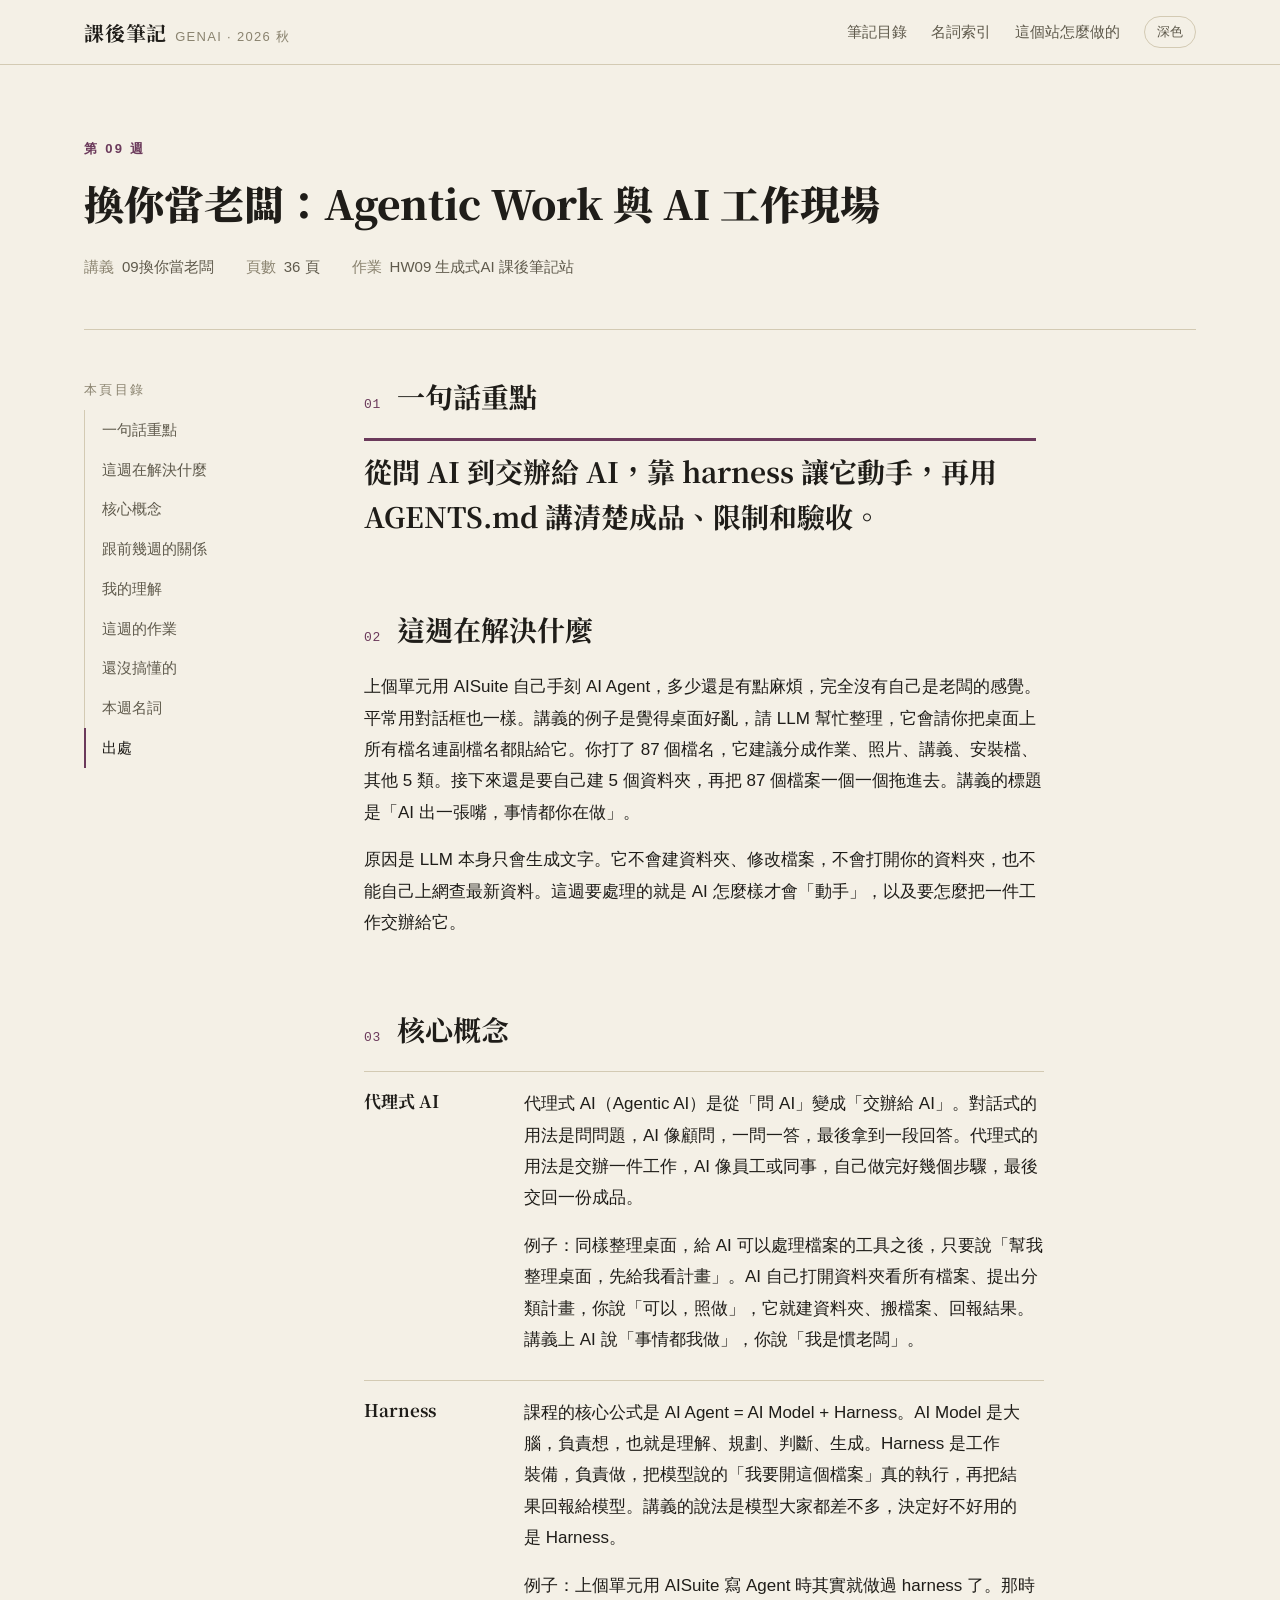
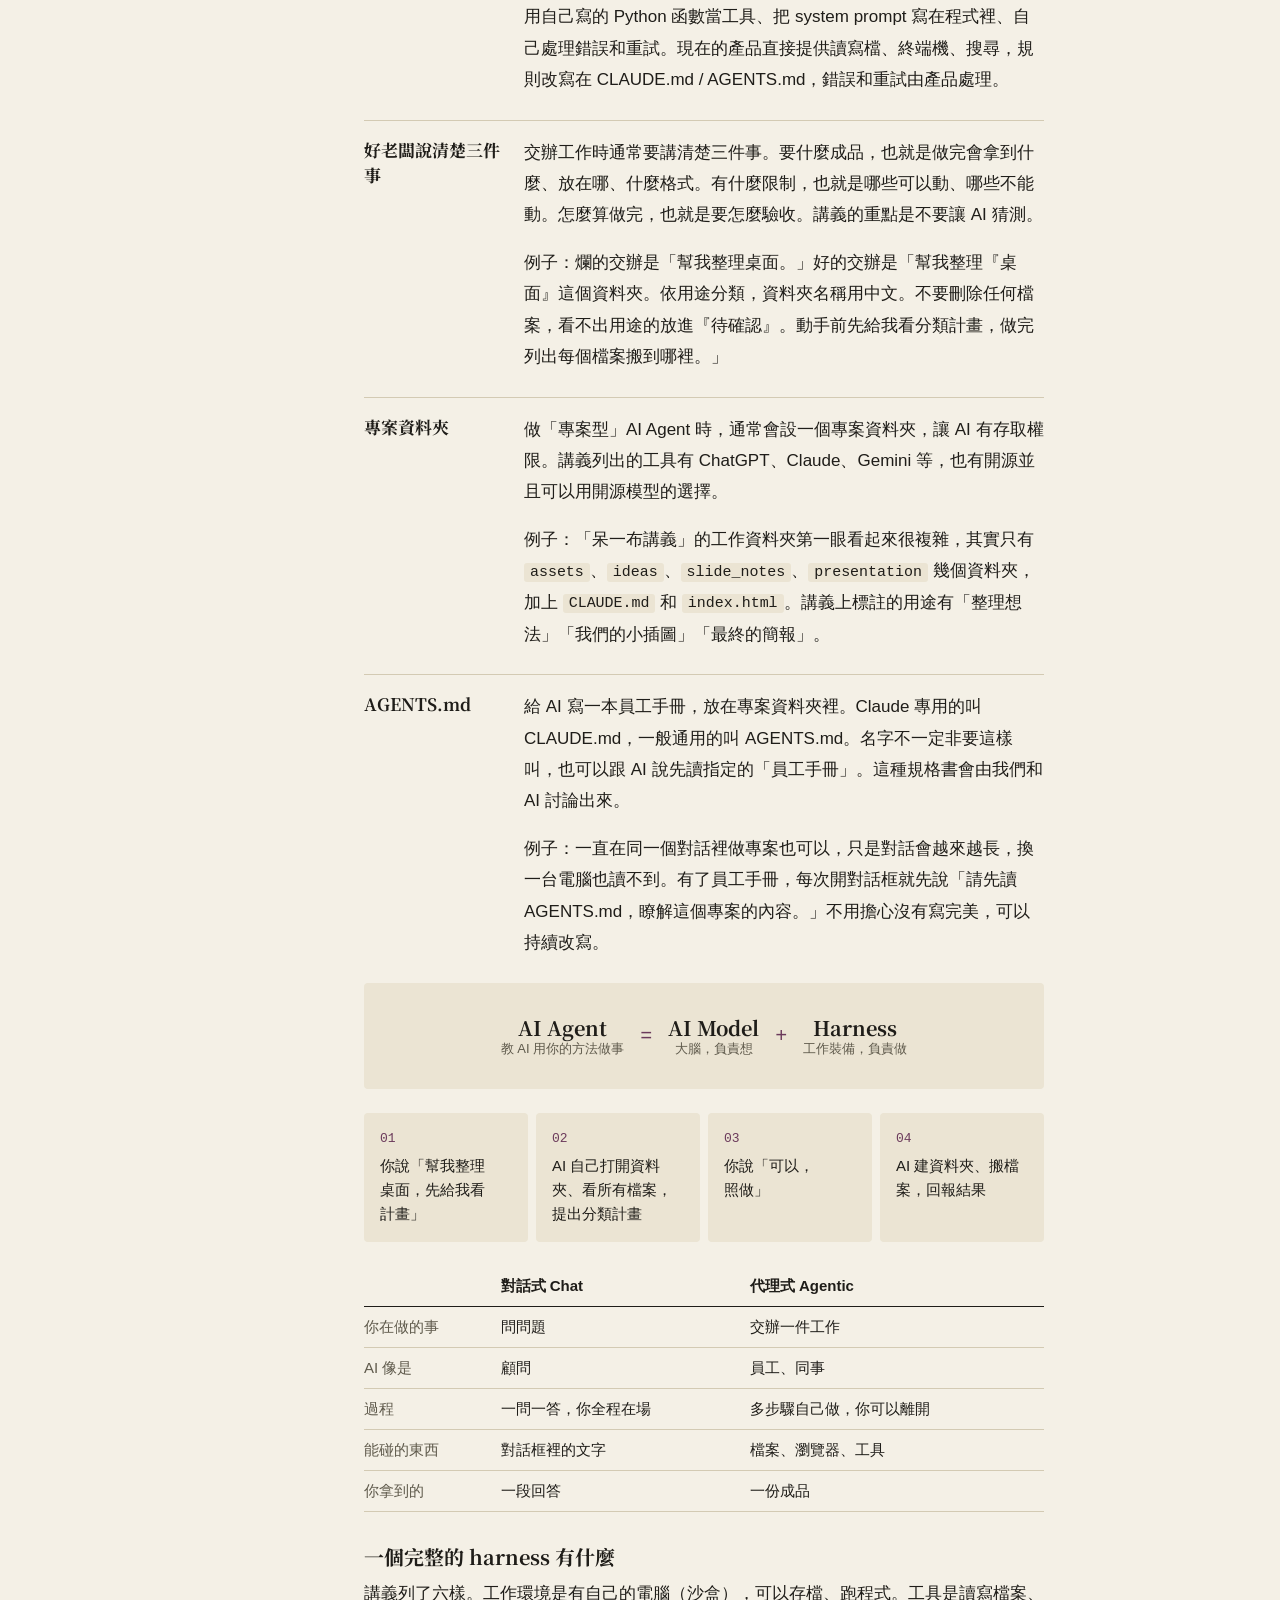
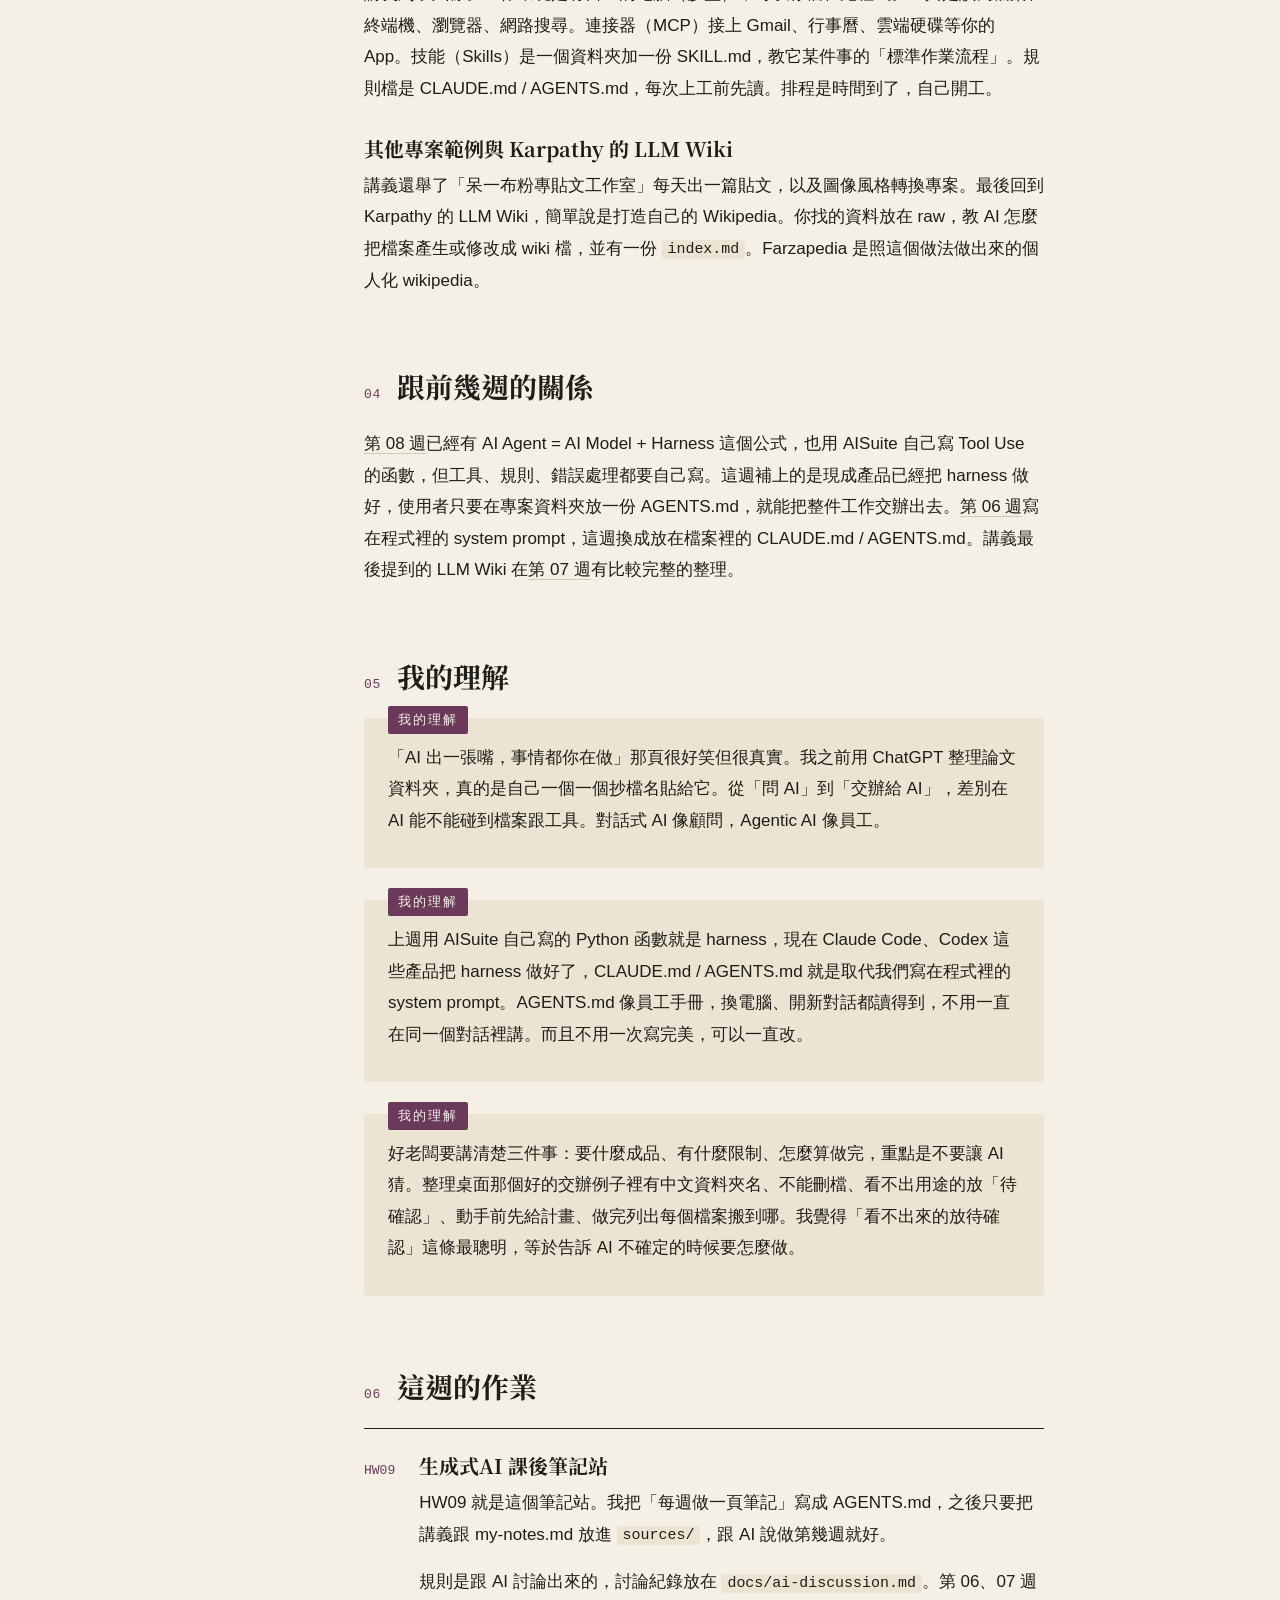
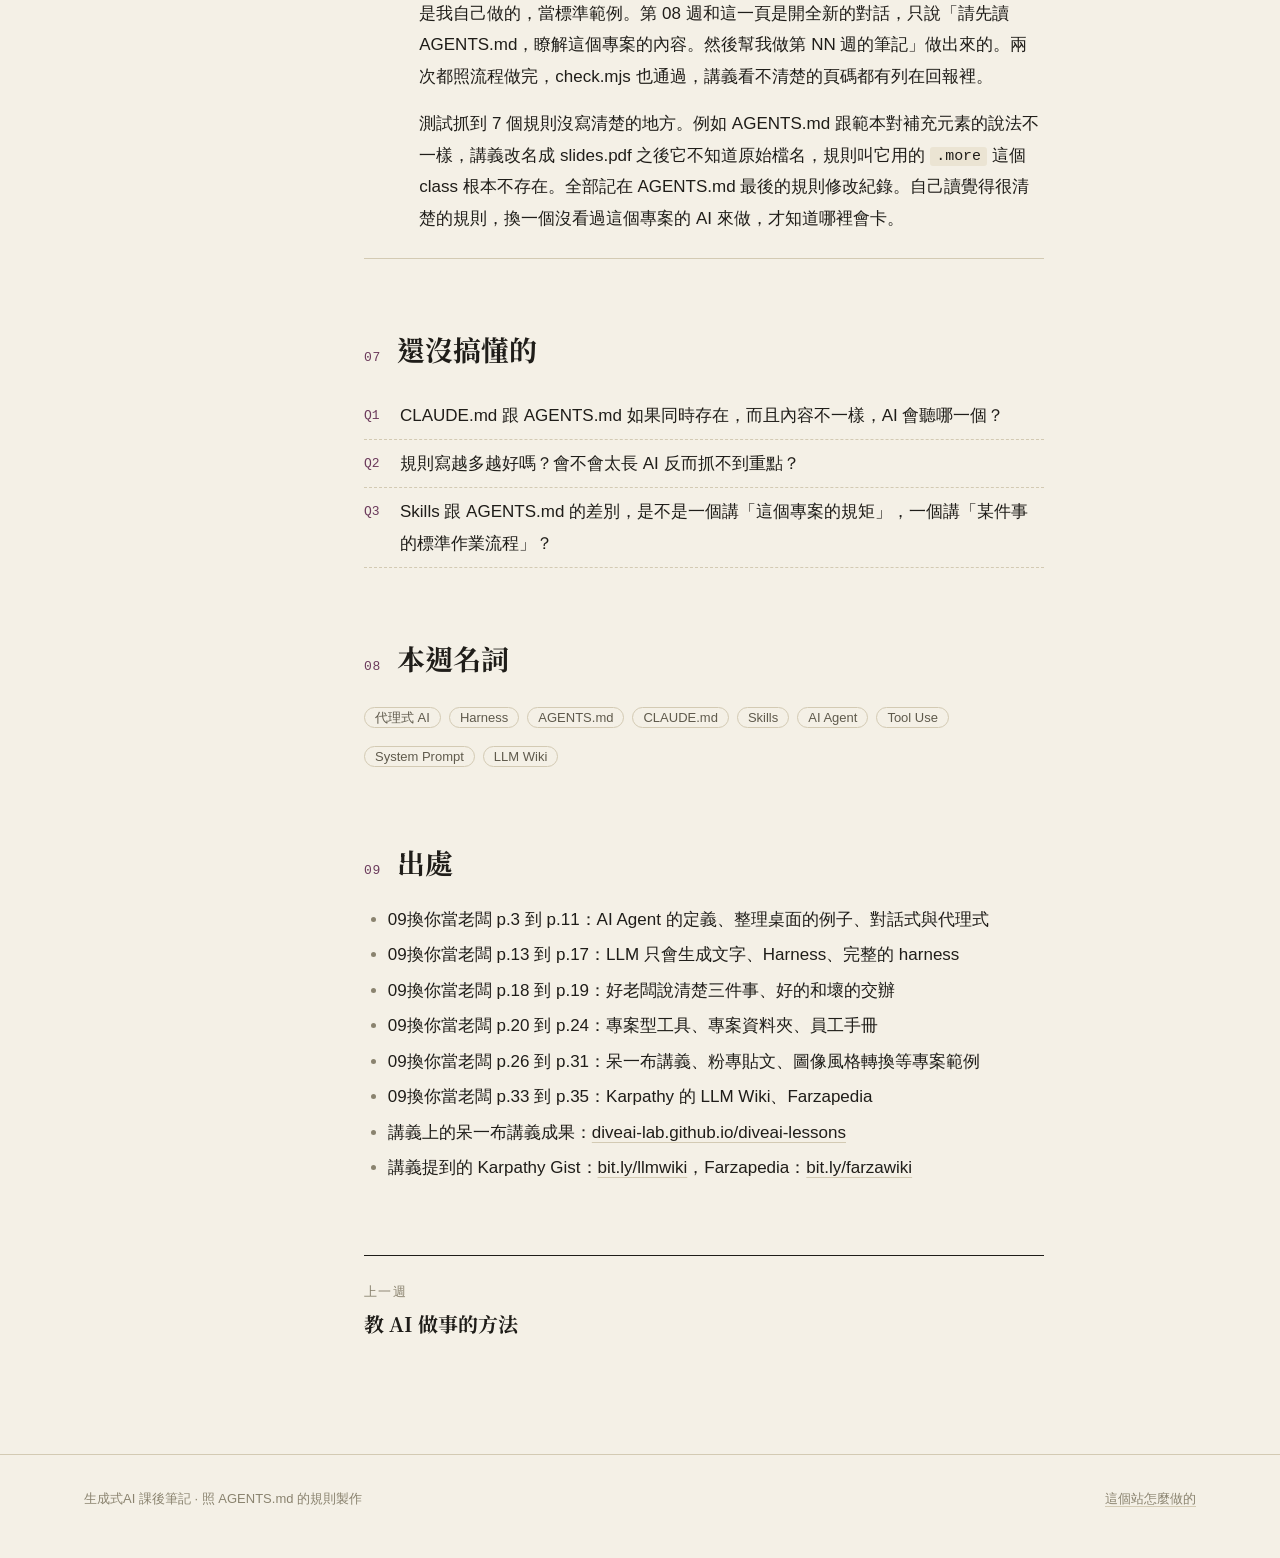
<file: notes/week-09.html>
<!doctype html>
<html lang="zh-Hant">
<head>
  <meta charset="utf-8">
  <meta name="viewport" content="width=device-width, initial-scale=1">
  <title>第 09 週 換你當老闆｜生成式AI 課後筆記</title>
  <meta name="description" content="從問 AI 到交辦給 AI，靠 harness 讓它動手，再用 AGENTS.md 講清楚成品、限制和驗收。">
  <link rel="icon" href="../assets/favicon.svg" type="image/svg+xml">
  <link rel="preconnect" href="https://fonts.googleapis.com">
  <link rel="preconnect" href="https://fonts.gstatic.com" crossorigin>
  <link rel="stylesheet" href="https://fonts.googleapis.com/css2?family=Noto+Serif+TC:wght@700;900&display=swap">
  <link rel="stylesheet" href="../assets/css/site.css">
  <script src="../assets/js/site.js"></script>
</head>
<body data-week="09" data-accent="plum">
<a class="skip-link" href="#main">跳到內容</a>

<header class="site-header">
  <div class="wrap">
    <a class="wordmark" href="../index.html">課後筆記<small>GENAI · 2026 秋</small></a>
    <nav class="site-nav" aria-label="主選單">
      <a href="../index.html">筆記目錄</a>
      <a href="../glossary.html">名詞索引</a>
      <a href="../about.html">這個站怎麼做的</a>
      <button class="theme-toggle" type="button">深色</button>
    </nav>
  </div>
</header>

<main id="main">
  <div class="wrap">
    <header class="note-head">
      <p class="eyebrow">第 09 週</p>
      <h1>換你當老闆：Agentic Work 與 AI 工作現場</h1>
      <dl class="note-meta">
        <div><dt>講義</dt><dd>09換你當老闆</dd></div>
        <div><dt>頁數</dt><dd>36 頁</dd></div>
        <div><dt>作業</dt><dd>HW09 生成式AI 課後筆記站</dd></div>
      </dl>
    </header>

    <div class="note-layout">
      <nav class="toc" aria-label="本頁目錄">
        <p>本頁目錄</p>
        <ol>
          <li><a href="#summary">一句話重點</a></li>
          <li><a href="#why">這週在解決什麼</a></li>
          <li><a href="#concepts">核心概念</a></li>
          <li><a href="#links">跟前幾週的關係</a></li>
          <li><a href="#mine">我的理解</a></li>
          <li><a href="#homework">這週的作業</a></li>
          <li><a href="#questions">還沒搞懂的</a></li>
          <li><a href="#terms">本週名詞</a></li>
          <li><a href="#sources">出處</a></li>
        </ol>
      </nav>

      <article class="note-body">
        <section id="summary">
          <h2><span class="no">01</span>一句話重點</h2>
          <p class="oneliner">從問 AI 到交辦給 AI，靠 harness 讓它動手，再用 AGENTS.md 講清楚成品、限制和驗收。</p>
        </section>

        <section id="why">
          <h2><span class="no">02</span>這週在解決什麼</h2>
          <p>上個單元用 AISuite 自己手刻 AI Agent，多少還是有點麻煩，完全沒有自己是老闆的感覺。平常用對話框也一樣。講義的例子是覺得桌面好亂，請 LLM 幫忙整理，它會請你把桌面上所有檔名連副檔名都貼給它。你打了 87 個檔名，它建議分成作業、照片、講義、安裝檔、其他 5 類。接下來還是要自己建 5 個資料夾，再把 87 個檔案一個一個拖進去。講義的標題是「AI 出一張嘴，事情都你在做」。</p>
          <p>原因是 LLM 本身只會生成文字。它不會建資料夾、修改檔案，不會打開你的資料夾，也不能自己上網查最新資料。這週要處理的就是 AI 怎麼樣才會「動手」，以及要怎麼把一件工作交辦給它。</p>
        </section>

        <section id="concepts">
          <h2><span class="no">03</span>核心概念</h2>
          <dl class="concepts">
            <div class="concept">
              <dt>代理式 AI</dt>
              <dd>
                <p>代理式 AI（Agentic AI）是從「問 AI」變成「交辦給 AI」。對話式的用法是問問題，AI 像顧問，一問一答，最後拿到一段回答。代理式的用法是交辦一件工作，AI 像員工或同事，自己做完好幾個步驟，最後交回一份成品。</p>
                <p>例子：同樣整理桌面，給 AI 可以處理檔案的工具之後，只要說「幫我整理桌面，先給我看計畫」。AI 自己打開資料夾看所有檔案、提出分類計畫，你說「可以，照做」，它就建資料夾、搬檔案、回報結果。講義上 AI 說「事情都我做」，你說「我是慣老闆」。</p>
              </dd>
            </div>
            <div class="concept">
              <dt>Harness</dt>
              <dd>
                <p>課程的核心公式是 AI Agent = AI Model + Harness。AI Model 是大腦，負責想，也就是理解、規劃、判斷、生成。Harness 是工作裝備，負責做，把模型說的「我要開這個檔案」真的執行，再把結果回報給模型。講義的說法是模型大家都差不多，決定好不好用的是 Harness。</p>
                <p>例子：上個單元用 AISuite 寫 Agent 時其實就做過 harness 了。那時用自己寫的 Python 函數當工具、把 system prompt 寫在程式裡、自己處理錯誤和重試。現在的產品直接提供讀寫檔、終端機、搜尋，規則改寫在 CLAUDE.md / AGENTS.md，錯誤和重試由產品處理。</p>
              </dd>
            </div>
            <div class="concept">
              <dt>好老闆說清楚三件事</dt>
              <dd>
                <p>交辦工作時通常要講清楚三件事。要什麼成品，也就是做完會拿到什麼、放在哪、什麼格式。有什麼限制，也就是哪些可以動、哪些不能動。怎麼算做完，也就是要怎麼驗收。講義的重點是不要讓 AI 猜測。</p>
                <p>例子：爛的交辦是「幫我整理桌面。」好的交辦是「幫我整理『桌面』這個資料夾。依用途分類，資料夾名稱用中文。不要刪除任何檔案，看不出用途的放進『待確認』。動手前先給我看分類計畫，做完列出每個檔案搬到哪裡。」</p>
              </dd>
            </div>
            <div class="concept">
              <dt>專案資料夾</dt>
              <dd>
                <p>做「專案型」AI Agent 時，通常會設一個專案資料夾，讓 AI 有存取權限。講義列出的工具有 ChatGPT、Claude、Gemini 等，也有開源並且可以用開源模型的選擇。</p>
                <p>例子：「呆一布講義」的工作資料夾第一眼看起來很複雜，其實只有 <code>assets</code>、<code>ideas</code>、<code>slide_notes</code>、<code>presentation</code> 幾個資料夾，加上 <code>CLAUDE.md</code> 和 <code>index.html</code>。講義上標註的用途有「整理想法」「我們的小插圖」「最終的簡報」。</p>
              </dd>
            </div>
            <div class="concept">
              <dt>AGENTS.md</dt>
              <dd>
                <p>給 AI 寫一本員工手冊，放在專案資料夾裡。Claude 專用的叫 CLAUDE.md，一般通用的叫 AGENTS.md。名字不一定非要這樣叫，也可以跟 AI 說先讀指定的「員工手冊」。這種規格書會由我們和 AI 討論出來。</p>
                <p>例子：一直在同一個對話裡做專案也可以，只是對話會越來越長，換一台電腦也讀不到。有了員工手冊，每次開對話框就先說「請先讀 AGENTS.md，瞭解這個專案的內容。」不用擔心沒有寫完美，可以持續改寫。</p>
              </dd>
            </div>
          </dl>

          <div class="formula" aria-label="AI Agent 的組成">
            <span class="term">AI Agent<small>教 AI 用你的方法做事</small></span>
            <span class="op">=</span>
            <span class="term">AI Model<small>大腦，負責想</small></span>
            <span class="op">+</span>
            <span class="term">Harness<small>工作裝備，負責做</small></span>
          </div>

          <ol class="flow" aria-label="交辦給 AI 整理桌面的流程">
            <li>你說「幫我整理桌面，先給我看計畫」</li>
            <li>AI 自己打開資料夾、看所有檔案，提出分類計畫</li>
            <li>你說「可以，照做」</li>
            <li>AI 建資料夾、搬檔案，回報結果</li>
          </ol>

          <div class="table-wrap">
            <table>
              <thead>
                <tr><th></th><th>對話式 Chat</th><th>代理式 Agentic</th></tr>
              </thead>
              <tbody>
                <tr><th>你在做的事</th><td>問問題</td><td>交辦一件工作</td></tr>
                <tr><th>AI 像是</th><td>顧問</td><td>員工、同事</td></tr>
                <tr><th>過程</th><td>一問一答，你全程在場</td><td>多步驟自己做，你可以離開</td></tr>
                <tr><th>能碰的東西</th><td>對話框裡的文字</td><td>檔案、瀏覽器、工具</td></tr>
                <tr><th>你拿到的</th><td>一段回答</td><td>一份成品</td></tr>
              </tbody>
            </table>
          </div>

          <h3>一個完整的 harness 有什麼</h3>
          <p>講義列了六樣。工作環境是有自己的電腦（沙盒），可以存檔、跑程式。工具是讀寫檔案、終端機、瀏覽器、網路搜尋。連接器（MCP）接上 Gmail、行事曆、雲端硬碟等你的 App。技能（Skills）是一個資料夾加一份 SKILL.md，教它某件事的「標準作業流程」。規則檔是 CLAUDE.md / AGENTS.md，每次上工前先讀。排程是時間到了，自己開工。</p>

          <h3>其他專案範例與 Karpathy 的 LLM Wiki</h3>
          <p>講義還舉了「呆一布粉專貼文工作室」每天出一篇貼文，以及圖像風格轉換專案。最後回到 Karpathy 的 LLM Wiki，簡單說是打造自己的 Wikipedia。你找的資料放在 raw，教 AI 怎麼把檔案產生或修改成 wiki 檔，並有一份 <code>index.md</code>。Farzapedia 是照這個做法做出來的個人化 wikipedia。</p>
        </section>

        <section id="links">
          <h2><span class="no">04</span>跟前幾週的關係</h2>
          <p><a href="week-08.html">第 08 週</a>已經有 AI Agent = AI Model + Harness 這個公式，也用 AISuite 自己寫 Tool Use 的函數，但工具、規則、錯誤處理都要自己寫。這週補上的是現成產品已經把 harness 做好，使用者只要在專案資料夾放一份 AGENTS.md，就能把整件工作交辦出去。<a href="week-06.html">第 06 週</a>寫在程式裡的 system prompt，這週換成放在檔案裡的 CLAUDE.md / AGENTS.md。講義最後提到的 LLM Wiki 在<a href="week-07.html">第 07 週</a>有比較完整的整理。</p>
        </section>

        <section id="mine">
          <h2><span class="no">05</span>我的理解</h2>
          <div class="mine">
            <p>「AI 出一張嘴，事情都你在做」那頁很好笑但很真實。我之前用 ChatGPT 整理論文資料夾，真的是自己一個一個抄檔名貼給它。從「問 AI」到「交辦給 AI」，差別在 AI 能不能碰到檔案跟工具。對話式 AI 像顧問，Agentic AI 像員工。</p>
          </div>
          <div class="mine">
            <p>上週用 AISuite 自己寫的 Python 函數就是 harness，現在 Claude Code、Codex 這些產品把 harness 做好了，CLAUDE.md / AGENTS.md 就是取代我們寫在程式裡的 system prompt。AGENTS.md 像員工手冊，換電腦、開新對話都讀得到，不用一直在同一個對話裡講。而且不用一次寫完美，可以一直改。</p>
          </div>
          <div class="mine">
            <p>好老闆要講清楚三件事：要什麼成品、有什麼限制、怎麼算做完，重點是不要讓 AI 猜。整理桌面那個好的交辦例子裡有中文資料夾名、不能刪檔、看不出用途的放「待確認」、動手前先給計畫、做完列出每個檔案搬到哪。我覺得「看不出來的放待確認」這條最聰明，等於告訴 AI 不確定的時候要怎麼做。</p>
          </div>
        </section>

        <section id="homework">
          <h2><span class="no">06</span>這週的作業</h2>
          <div class="homework">
            <span class="hw-label">HW09</span>
            <div>
              <h3>生成式AI 課後筆記站</h3>
              <p>HW09 就是這個筆記站。我把「每週做一頁筆記」寫成 AGENTS.md，之後只要把講義跟 my-notes.md 放進 <code>sources/</code>，跟 AI 說做第幾週就好。</p>
              <p>規則是跟 AI 討論出來的，討論紀錄放在 <code>docs/ai-discussion.md</code>。第 06、07 週是我自己做的，當標準範例。第 08 週和這一頁是開全新的對話，只說「請先讀 AGENTS.md，瞭解這個專案的內容。然後幫我做第 NN 週的筆記」做出來的。兩次都照流程做完，check.mjs 也通過，講義看不清楚的頁碼都有列在回報裡。</p>
              <p>測試抓到 7 個規則沒寫清楚的地方。例如 AGENTS.md 跟範本對補充元素的說法不一樣，講義改名成 slides.pdf 之後它不知道原始檔名，規則叫它用的 <code>.more</code> 這個 class 根本不存在。全部記在 AGENTS.md 最後的規則修改紀錄。自己讀覺得很清楚的規則，換一個沒看過這個專案的 AI 來做，才知道哪裡會卡。</p>
            </div>
          </div>
        </section>

        <section id="questions">
          <h2><span class="no">07</span>還沒搞懂的</h2>
          <ol class="questions">
            <li>CLAUDE.md 跟 AGENTS.md 如果同時存在，而且內容不一樣，AI 會聽哪一個？</li>
            <li>規則寫越多越好嗎？會不會太長 AI 反而抓不到重點？</li>
            <li>Skills 跟 AGENTS.md 的差別，是不是一個講「這個專案的規矩」，一個講「某件事的標準作業流程」？</li>
          </ol>
        </section>

        <section id="terms">
          <h2><span class="no">08</span>本週名詞</h2>
          <ul class="term-list">
            <li><a class="tag" href="../glossary.html#term-agentic-ai">代理式 AI</a></li>
            <li><a class="tag" href="../glossary.html#term-harness">Harness</a></li>
            <li><a class="tag" href="../glossary.html#term-agents-md">AGENTS.md</a></li>
            <li><a class="tag" href="../glossary.html#term-claude-md">CLAUDE.md</a></li>
            <li><a class="tag" href="../glossary.html#term-skills">Skills</a></li>
            <li><a class="tag" href="../glossary.html#term-ai-agent">AI Agent</a></li>
            <li><a class="tag" href="../glossary.html#term-tool-use">Tool Use</a></li>
            <li><a class="tag" href="../glossary.html#term-system-prompt">System Prompt</a></li>
            <li><a class="tag" href="../glossary.html#term-llm-wiki">LLM Wiki</a></li>
          </ul>
        </section>

        <section id="sources">
          <h2><span class="no">09</span>出處</h2>
          <ul>
            <li>09換你當老闆 p.3 到 p.11：AI Agent 的定義、整理桌面的例子、對話式與代理式</li>
            <li>09換你當老闆 p.13 到 p.17：LLM 只會生成文字、Harness、完整的 harness</li>
            <li>09換你當老闆 p.18 到 p.19：好老闆說清楚三件事、好的和壞的交辦</li>
            <li>09換你當老闆 p.20 到 p.24：專案型工具、專案資料夾、員工手冊</li>
            <li>09換你當老闆 p.26 到 p.31：呆一布講義、粉專貼文、圖像風格轉換等專案範例</li>
            <li>09換你當老闆 p.33 到 p.35：Karpathy 的 LLM Wiki、Farzapedia</li>
            <li>講義上的呆一布講義成果：<a href="https://diveai-lab.github.io/diveai-lessons/">diveai-lab.github.io/diveai-lessons</a></li>
            <li>講義提到的 Karpathy Gist：<a href="https://bit.ly/llmwiki">bit.ly/llmwiki</a>，Farzapedia：<a href="https://bit.ly/farzawiki">bit.ly/farzawiki</a></li>
          </ul>
        </section>

        <nav class="pager" aria-label="前後週">
          <a class="prev" href="week-08.html"><small>上一週</small><span>教 AI 做事的方法</span></a>
        </nav>
      </article>
    </div>
  </div>
</main>

<footer class="site-footer">
  <div class="wrap">
    <span>生成式AI 課後筆記 · 照 AGENTS.md 的規則製作</span>
    <a href="../about.html">這個站怎麼做的</a>
  </div>
</footer>
</body>
</html>
</file>
<file: assets/css/site.css>
/* =========================================================
   生成式AI 課後筆記 · 全站樣式
   規則：顏色、字體、間距只能用這裡定義的 token（見 AGENTS.md「設計規則」）
   ========================================================= */

/* ---------- 1. Design tokens ---------- */
:root {
  /* 紙張與墨色 */
  --paper: #f4f0e6;
  --paper-2: #ebe4d3;
  --paper-3: #e0d7c1;
  --ink: #1f1d19;
  --ink-2: #5f5a4c;
  --ink-3: #8a836f;
  --rule: #d3cab3;

  /* 每週主色（燙金色），一週只用一個 */
  --teal: #1b4b5a;
  --sienna: #a04a2a;
  --olive: #4e5d2f;
  --plum: #6b3a5b;
  --indigo: #2f4a7a;
  --ochre: #8a6a1f;
  --brick: #8c3b3b;
  --slate: #3f4f57;

  --accent: var(--ink);

  /* 字體 */
  --font-serif: "Noto Serif TC", "Songti TC", "PMingLiU", serif;
  --font-sans: "PingFang TC", "Microsoft JhengHei", "Noto Sans TC", sans-serif;
  --font-mono: Consolas, "SF Mono", Menlo, monospace;

  /* 字級 */
  --fs-xs: 0.8125rem;
  --fs-sm: 0.9375rem;
  --fs-base: 1.0625rem;
  --fs-lg: 1.25rem;
  --fs-xl: clamp(1.375rem, 1.1rem + 1vw, 1.75rem);
  --fs-2xl: clamp(1.75rem, 1.3rem + 1.8vw, 2.5rem);
  --fs-display: clamp(2.5rem, 1.6rem + 4vw, 4.75rem);
  --fs-numeral: clamp(3.5rem, 2.4rem + 4.5vw, 6.5rem);

  /* 間距（4 的倍數） */
  --sp-1: 4px;
  --sp-2: 8px;
  --sp-3: 16px;
  --sp-4: 24px;
  --sp-5: 32px;
  --sp-6: 48px;
  --sp-7: 72px;
  --sp-8: 112px;

  --measure: 40em;
  --page: 1160px;
  --ease: cubic-bezier(0.2, 0.7, 0.2, 1);

  color-scheme: light;
}

/* 每週主色對照：在 <body data-accent="..."> 指定 */
[data-accent="teal"]   { --accent: var(--teal); }
[data-accent="sienna"] { --accent: var(--sienna); }
[data-accent="olive"]  { --accent: var(--olive); }
[data-accent="plum"]   { --accent: var(--plum); }
[data-accent="indigo"] { --accent: var(--indigo); }
[data-accent="ochre"]  { --accent: var(--ochre); }
[data-accent="brick"]  { --accent: var(--brick); }
[data-accent="slate"]  { --accent: var(--slate); }

/* 深色模式：跟系統，或手動切換 */
@media (prefers-color-scheme: dark) {
  :root:not([data-theme="light"]) {
    --paper: #1a1916;
    --paper-2: #23211d;
    --paper-3: #2d2a25;
    --ink: #ece6d8;
    --ink-2: #b3ab96;
    --ink-3: #847d6b;
    --rule: #3b3830;
    --teal: #7fb3c2;
    --sienna: #e08f6c;
    --olive: #a9b97f;
    --plum: #c99ab9;
    --indigo: #93aee0;
    --ochre: #d8b665;
    --brick: #df8d8d;
    --slate: #9db3bd;
    color-scheme: dark;
  }
}
:root[data-theme="dark"] {
  --paper: #1a1916;
  --paper-2: #23211d;
  --paper-3: #2d2a25;
  --ink: #ece6d8;
  --ink-2: #b3ab96;
  --ink-3: #847d6b;
  --rule: #3b3830;
  --teal: #7fb3c2;
  --sienna: #e08f6c;
  --olive: #a9b97f;
  --plum: #c99ab9;
  --indigo: #93aee0;
  --ochre: #d8b665;
  --brick: #df8d8d;
  --slate: #9db3bd;
  color-scheme: dark;
}

/* ---------- 2. Base ---------- */
*, *::before, *::after { box-sizing: border-box; }

html { -webkit-text-size-adjust: 100%; scroll-behavior: smooth; }

body {
  margin: 0;
  background: var(--paper);
  color: var(--ink);
  font-family: var(--font-sans);
  font-size: var(--fs-base);
  line-height: 1.85;
  font-feature-settings: "palt" 0;
  text-rendering: optimizeLegibility;
}

h1, h2, h3, h4 {
  font-family: var(--font-serif);
  font-weight: 700;
  line-height: 1.3;
  margin: 0;
  text-wrap: balance;
}

p, li, dd { text-wrap: pretty; }
p { margin: 0 0 var(--sp-3); }

a {
  color: inherit;
  text-decoration-line: underline;
  text-decoration-color: var(--rule);
  text-decoration-thickness: 1px;
  text-underline-offset: 0.25em;
  transition: text-decoration-color 0.2s var(--ease), color 0.2s var(--ease);
}
a:hover { text-decoration-color: var(--accent); color: var(--accent); }
a:focus-visible, button:focus-visible {
  outline: 2px solid var(--accent);
  outline-offset: 3px;
  border-radius: 2px;
}

code, kbd {
  font-family: var(--font-mono);
  font-size: 0.88em;
  background: var(--paper-2);
  padding: 0.1em 0.4em;
  border-radius: 3px;
}
pre {
  font-family: var(--font-mono);
  font-size: var(--fs-sm);
  line-height: 1.7;
  background: var(--paper-2);
  padding: var(--sp-3) var(--sp-4);
  overflow-x: auto;
  border-radius: 4px;
  margin: 0 0 var(--sp-4);
}
pre code { background: none; padding: 0; font-size: inherit; }

hr { border: 0; border-top: 1px solid var(--rule); margin: var(--sp-6) 0; }

.skip-link {
  position: absolute; left: -999px; top: var(--sp-2);
  background: var(--ink); color: var(--paper); padding: var(--sp-2) var(--sp-3);
}
.skip-link:focus { left: var(--sp-3); z-index: 10; }

.wrap {
  width: 100%;
  max-width: var(--page);
  margin: 0 auto;
  padding: 0 var(--sp-4);
}
@media (max-width: 560px) { .wrap { padding: 0 var(--sp-3); } }

/* ---------- 3. Site header / footer ---------- */
.site-header { border-bottom: 1px solid var(--rule); }
.site-header .wrap {
  display: flex; align-items: center; justify-content: space-between;
  gap: var(--sp-3); min-height: 64px; flex-wrap: wrap;
}
.wordmark {
  font-family: var(--font-serif); font-weight: 700; font-size: var(--fs-lg);
  text-decoration: none; letter-spacing: 0.04em;
}
.wordmark small {
  font-family: var(--font-sans); font-weight: 500; font-size: var(--fs-xs);
  color: var(--ink-3); letter-spacing: 0.1em; margin-left: var(--sp-2);
}
.site-nav { display: flex; align-items: center; gap: var(--sp-4); font-size: var(--fs-sm); }
.site-nav a { text-decoration: none; color: var(--ink-2); padding: var(--sp-2) 0; }
.site-nav a[aria-current="page"] { color: var(--ink); text-decoration: underline; text-decoration-color: var(--accent); text-decoration-thickness: 2px; }
.theme-toggle {
  font: inherit; font-size: var(--fs-xs); color: var(--ink-2);
  background: none; border: 1px solid var(--rule); border-radius: 999px;
  padding: 2px 12px; cursor: pointer; min-height: 32px;
  transition: border-color 0.2s var(--ease), color 0.2s var(--ease);
}
.theme-toggle:hover { border-color: var(--ink-2); color: var(--ink); }

.site-footer {
  border-top: 1px solid var(--rule);
  margin-top: var(--sp-8);
  padding: var(--sp-5) 0 var(--sp-6);
  font-size: var(--fs-xs);
  color: var(--ink-3);
}
.site-footer .wrap { display: flex; justify-content: space-between; gap: var(--sp-3); flex-wrap: wrap; }

/* ---------- 4. 首頁 ---------- */
.home-hero { padding: var(--sp-8) 0 var(--sp-7); }
.eyebrow {
  font-size: var(--fs-xs); letter-spacing: 0.18em; color: var(--ink-3);
  margin: 0 0 var(--sp-3); font-weight: 500;
}
.home-hero h1 { font-size: var(--fs-display); font-weight: 900; letter-spacing: 0.02em; }
.home-hero .lede {
  font-size: var(--fs-lg); color: var(--ink-2);
  max-width: 30em; margin: var(--sp-4) 0 0; line-height: 1.8;
}
.home-stats {
  display: flex; gap: var(--sp-5); flex-wrap: wrap;
  margin-top: var(--sp-5); font-size: var(--fs-sm); color: var(--ink-2);
}
.home-stats b { font-family: var(--font-serif); font-size: var(--fs-xl); color: var(--ink); margin-right: var(--sp-1); }

.section-label {
  display: flex; align-items: baseline; justify-content: space-between; gap: var(--sp-3);
  border-bottom: 1px solid var(--ink); padding-bottom: var(--sp-2); margin-bottom: 0;
}
.section-label h2 { font-size: var(--fs-lg); }
.section-label span { font-size: var(--fs-xs); color: var(--ink-3); }

.week-list { list-style: none; margin: 0; padding: 0; }
.week-row { border-bottom: 1px solid var(--rule); }
.week-row a {
  display: grid;
  grid-template-columns: minmax(5.5rem, 9rem) 1fr minmax(0, 14rem);
  gap: var(--sp-4);
  align-items: baseline;
  padding: var(--sp-5) 0;
  text-decoration: none;
}
.week-num {
  font-family: var(--font-serif); font-size: var(--fs-numeral); font-weight: 900;
  line-height: 0.9; color: var(--accent);
  transition: transform 0.4s var(--ease);
}
.week-row a:hover .week-num { transform: translateX(6px); }
.week-row a:hover h3 { text-decoration: underline; text-decoration-color: var(--accent); text-decoration-thickness: 2px; text-underline-offset: 0.2em; }
.week-row h3 { font-size: var(--fs-xl); margin-bottom: var(--sp-2); }
.week-row p { color: var(--ink-2); margin: 0; max-width: 34em; }
.week-tags { display: flex; flex-wrap: wrap; gap: var(--sp-2); justify-content: flex-end; align-self: center; }
.week-row.upcoming a { cursor: default; }
.week-row.upcoming .week-num { color: var(--rule); }
.week-row.upcoming h3, .week-row.upcoming p { color: var(--ink-3); }

@media (max-width: 760px) {
  .week-row a { grid-template-columns: 4.5rem 1fr; gap: var(--sp-3); }
  .week-num { font-size: 3rem; }
  .week-tags { grid-column: 2; justify-content: flex-start; }
}

.tag {
  font-size: var(--fs-xs); line-height: 1.4; color: var(--ink-2);
  border: 1px solid var(--rule); border-radius: 999px; padding: 2px 10px;
  white-space: nowrap; text-decoration: none;
}
a.tag:hover { border-color: var(--accent); }

.home-how {
  display: grid; grid-template-columns: repeat(3, 1fr); gap: var(--sp-5);
  margin-top: var(--sp-7);
}
.home-how h3 { font-size: var(--fs-base); margin-bottom: var(--sp-2); }
.home-how p { font-size: var(--fs-sm); color: var(--ink-2); margin: 0; }
.home-how .step { font-family: var(--font-mono); font-size: var(--fs-xs); color: var(--ink-3); display: block; margin-bottom: var(--sp-2); }
@media (max-width: 760px) { .home-how { grid-template-columns: 1fr; gap: var(--sp-4); } }

/* ---------- 5. 筆記頁 ---------- */
.note-head { padding: var(--sp-7) 0 var(--sp-6); border-bottom: 1px solid var(--rule); }
.note-head .eyebrow { color: var(--accent); font-weight: 700; }
.note-head h1 { font-size: var(--fs-2xl); font-weight: 900; max-width: 22em; }
.note-meta {
  display: flex; flex-wrap: wrap; gap: var(--sp-2) var(--sp-5);
  margin: var(--sp-4) 0 0; font-size: var(--fs-sm); color: var(--ink-2);
}
.note-meta div { display: flex; gap: var(--sp-2); }
.note-meta dt { color: var(--ink-3); }
.note-meta dd { margin: 0; }

.note-layout {
  display: grid;
  grid-template-columns: 13rem minmax(0, 1fr);
  gap: var(--sp-7);
  padding-top: var(--sp-6);
}
@media (max-width: 900px) {
  .note-layout { grid-template-columns: minmax(0, 1fr); gap: var(--sp-4); }
}

.toc { position: sticky; top: var(--sp-5); align-self: start; font-size: var(--fs-sm); }
.toc p { font-size: var(--fs-xs); letter-spacing: 0.18em; color: var(--ink-3); margin-bottom: var(--sp-2); }
.toc ol { list-style: none; margin: 0; padding: 0; border-left: 1px solid var(--rule); }
.toc a {
  display: block; padding: 6px 0 6px var(--sp-3); margin-left: -1px;
  color: var(--ink-2); text-decoration: none; border-left: 2px solid transparent;
  transition: color 0.2s var(--ease), border-color 0.2s var(--ease);
}
.toc a:hover { color: var(--ink); }
.toc a.is-active { color: var(--ink); border-left-color: var(--accent); }
@media (max-width: 900px) {
  .toc { position: static; }
  .toc ol { display: flex; flex-wrap: wrap; gap: var(--sp-1) var(--sp-3); border: 0; }
  .toc a { padding: 4px 0; border: 0; }
}

.note-body { max-width: var(--measure); }
.note-body > section { margin-bottom: var(--sp-7); scroll-margin-top: var(--sp-4); }
.note-body h2 {
  font-size: var(--fs-xl); margin-bottom: var(--sp-4);
  display: flex; align-items: baseline; gap: var(--sp-3);
}
.note-body h2 .no {
  font-family: var(--font-mono); font-size: var(--fs-xs); font-weight: 400;
  color: var(--accent); letter-spacing: 0.05em;
}
.note-body h3 { font-size: var(--fs-lg); margin: var(--sp-5) 0 var(--sp-2); }
.note-body ul, .note-body ol { padding-left: 1.4em; margin: 0 0 var(--sp-3); }
.note-body li { margin-bottom: var(--sp-1); }
.note-body li::marker { color: var(--ink-3); }

/* 一句話重點 */
.oneliner {
  font-family: var(--font-serif); font-size: var(--fs-xl); line-height: 1.6;
  font-weight: 700; margin: 0; padding: var(--sp-2) 0 0;
  border-top: 3px solid var(--accent); max-width: 24em;
}

/* 概念卡：術語 + 解釋 */
.concepts { margin: 0; display: grid; gap: var(--sp-4); }
.concept { display: grid; grid-template-columns: 9rem 1fr; gap: var(--sp-3); padding-top: var(--sp-3); border-top: 1px solid var(--rule); }
.concept dt { font-family: var(--font-serif); font-weight: 700; color: var(--ink); line-height: 1.5; }
.concept dd { margin: 0; }
.concept dd p:last-child { margin-bottom: 0; }
@media (max-width: 560px) { .concept { grid-template-columns: 1fr; gap: var(--sp-1); } }

/* 公式 / 流程 */
.formula {
  display: flex; align-items: center; justify-content: center; flex-wrap: wrap;
  gap: var(--sp-2) var(--sp-3);
  padding: var(--sp-5) var(--sp-4); margin: var(--sp-4) 0;
  background: var(--paper-2); border-radius: 4px;
  font-family: var(--font-serif); font-size: var(--fs-lg); font-weight: 700;
}
.formula .op { color: var(--accent); font-family: var(--font-mono); font-weight: 400; }
.formula .term { text-align: center; line-height: 1.3; }
.formula .term small { display: block; font-family: var(--font-sans); font-size: var(--fs-xs); font-weight: 400; color: var(--ink-2); }

.flow { list-style: none; padding: 0; margin: var(--sp-4) 0; display: flex; flex-wrap: wrap; align-items: stretch; gap: var(--sp-2); counter-reset: flow; }
.note-body .flow, .prose .flow { padding-left: 0; }
.flow li {
  counter-increment: flow; flex: 1 1 8rem; margin: 0;
  background: var(--paper-2); padding: var(--sp-3); border-radius: 4px;
  font-size: var(--fs-sm); line-height: 1.6;
}
.flow li::before {
  content: counter(flow, decimal-leading-zero); display: block;
  font-family: var(--font-mono); font-size: var(--fs-xs); color: var(--accent); margin-bottom: var(--sp-1);
}

/* 比較表 */
.table-wrap { overflow-x: auto; margin: var(--sp-4) 0; }
table { border-collapse: collapse; width: 100%; font-size: var(--fs-sm); line-height: 1.6; }
th, td { text-align: left; padding: var(--sp-2) var(--sp-3) var(--sp-2) 0; border-bottom: 1px solid var(--rule); vertical-align: top; }
thead th { font-weight: 700; border-bottom: 1px solid var(--ink); white-space: nowrap; }
tbody th { font-weight: 500; color: var(--ink-2); white-space: nowrap; }

/* 我的理解 */
.mine {
  background: var(--paper-2); border-radius: 4px;
  padding: var(--sp-4) var(--sp-4) var(--sp-3);
  position: relative;
}
.mine::before {
  content: "我的理解"; position: absolute; top: calc(var(--sp-3) * -0.75); left: var(--sp-4);
  background: var(--accent); color: var(--paper);
  font-size: var(--fs-xs); letter-spacing: 0.15em; padding: 2px 10px; border-radius: 2px;
}
.mine + .mine { margin-top: var(--sp-5); }

/* 作業連結 */
.homework {
  display: grid; grid-template-columns: auto 1fr; gap: var(--sp-1) var(--sp-4);
  padding: var(--sp-4) 0; border-top: 1px solid var(--ink); border-bottom: 1px solid var(--rule);
}
.homework .hw-label { font-family: var(--font-mono); font-size: var(--fs-xs); color: var(--accent); padding-top: 6px; }
.homework h3 { margin: 0 0 var(--sp-2); font-size: var(--fs-lg); }
.homework p:last-child { margin-bottom: 0; }

/* 還沒搞懂的 */
.questions { list-style: none; padding: 0 !important; counter-reset: q; }
.questions li { counter-increment: q; display: grid; grid-template-columns: 2.25rem 1fr; padding: var(--sp-2) 0; border-bottom: 1px dashed var(--rule); margin: 0 !important; }
.questions li::before { content: "Q" counter(q); font-family: var(--font-mono); font-size: var(--fs-xs); color: var(--accent); padding-top: 4px; }

/* 名詞 chips */
.term-list { display: flex; flex-wrap: wrap; gap: var(--sp-2); list-style: none; padding: 0 !important; }
.term-list li { margin: 0 !important; }

/* 前後週 */
.pager {
  display: grid; grid-template-columns: 1fr 1fr; gap: var(--sp-4);
  border-top: 1px solid var(--ink); padding-top: var(--sp-4); margin-top: var(--sp-7);
}
.pager a { text-decoration: none; display: block; }
.pager small { display: block; font-size: var(--fs-xs); color: var(--ink-3); letter-spacing: 0.1em; }
.pager span { font-family: var(--font-serif); font-weight: 700; font-size: var(--fs-lg); }
.pager .next { text-align: right; grid-column: 2; }
.pager a:hover span { color: var(--accent); }

/* ---------- 6. 名詞索引 / 關於 ---------- */
.page-head { padding: var(--sp-7) 0 var(--sp-5); }
.page-head h1 { font-size: var(--fs-2xl); font-weight: 900; }
.page-head p { color: var(--ink-2); max-width: 34em; margin-top: var(--sp-3); }

.glossary { margin: 0; border-top: 1px solid var(--ink); }
.glossary-item {
  display: grid; grid-template-columns: 14rem 1fr 6rem; gap: var(--sp-4);
  padding: var(--sp-4) 0; border-bottom: 1px solid var(--rule);
  scroll-margin-top: var(--sp-4);
}
.glossary-item:target { background: var(--paper-2); box-shadow: -12px 0 0 var(--paper-2), 12px 0 0 var(--paper-2); }
.glossary-item dt { font-family: var(--font-serif); font-weight: 700; font-size: var(--fs-lg); line-height: 1.4; }
.glossary-item dt small { display: block; font-family: var(--font-sans); font-weight: 400; font-size: var(--fs-xs); color: var(--ink-3); }
.glossary-item dd { margin: 0; }
.glossary-item .more {
  font-size: var(--fs-sm); color: var(--ink-2);
  margin: var(--sp-2) 0 0; padding-top: var(--sp-2);
  border-top: 1px dashed var(--rule);
}
.glossary-item .from { font-size: var(--fs-xs); text-align: right; white-space: nowrap; }
.glossary-item .from a { color: var(--accent); }
@media (max-width: 760px) {
  .glossary-item { grid-template-columns: 1fr; gap: var(--sp-1); }
  .glossary-item .from { text-align: left; }
}

.prose { max-width: var(--measure); }
.prose h2 { font-size: var(--fs-xl); margin: var(--sp-6) 0 var(--sp-3); }
.prose h3 { font-size: var(--fs-lg); margin: var(--sp-5) 0 var(--sp-2); }
.prose ul, .prose ol { padding-left: 1.4em; }
.tree {
  font-family: var(--font-mono); font-size: var(--fs-sm); line-height: 1.75;
  white-space: pre; overflow-x: auto;
}
.tree .c { color: var(--ink-3); }

/* ---------- 7. Motion ---------- */
@media (prefers-reduced-motion: no-preference) {
  .reveal { animation: rise 0.8s var(--ease) both; }
  .reveal-2 { animation-delay: 0.08s; }
  .reveal-3 { animation-delay: 0.16s; }
  @keyframes rise { from { opacity: 0; transform: translateY(12px); } to { opacity: 1; transform: none; } }
}
@media (prefers-reduced-motion: reduce) {
  html { scroll-behavior: auto; }
  *, *::before, *::after { transition: none !important; animation: none !important; }
}

/* ---------- 8. Print ---------- */
@media print {
  .site-header, .site-footer, .toc, .pager, .theme-toggle { display: none; }
  .note-layout { display: block; }
  body { background: #fff; }
}
</file>
